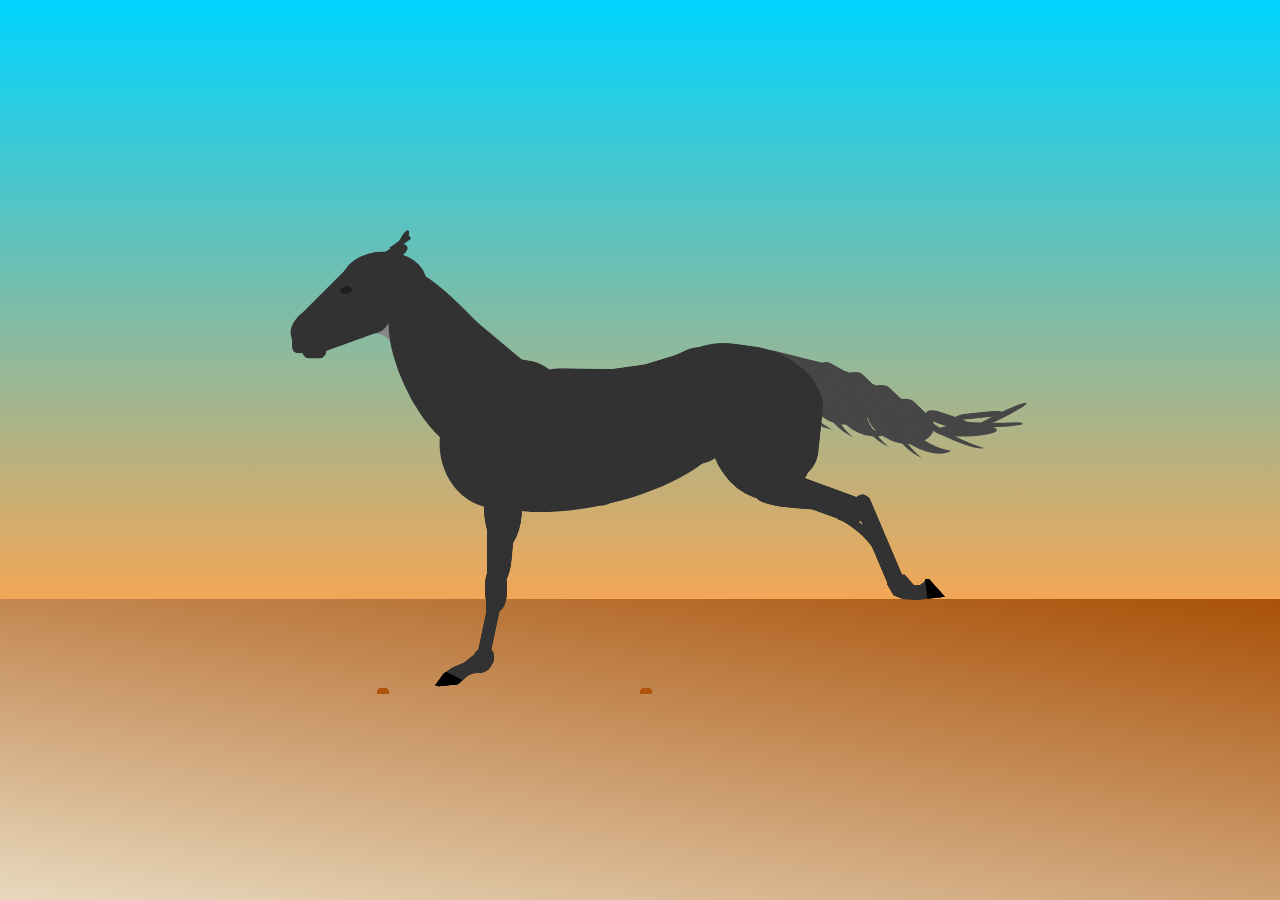
<file: horse/index.html>
<!DOCTYPE html>
<html lang="en">

<head>
    <meta charset="UTF-8">
    <meta http-equiv="X-UA-Compatible" content="IE=edge">
    <meta name="viewport" content="width=device-width, initial-scale=1.0">
    <title>Running horse</title>
    <link rel="stylesheet" href="style.css">
</head>

<body>
    <input type="checkbox" id="toggle">
    <label for="toggle">
        <div class="floor"></div>

        <div class="🐴 animate">
            <div class="front-leg right">
                <div class="shoulder">
                    <div class="upper">
                        <div class="knee">
                            <div class="lower">
                                <div class="ankle">
                                    <div class="foot">
                                        <div class="hoof"></div>
                                    </div>
                                </div>
                            </div>
                        </div>
                    </div>
                </div>
            </div>
            <div class="back-leg right">
                <div class="top">
                    <div class="thigh">
                        <div class="lower-leg">
                            <div class="foot">
                                <div class="hoof"></div>
                            </div>
                        </div>
                    </div>
                </div>
            </div>
            <div class="tail">
                <div class="nub">
                    <div class="section">
                        <div class="section">
                            <div class="section">
                                <div class="section">
                                    <div class="section">
                                        <div class="section last">
                                        </div>
                                    </div>
                                </div>
                            </div>
                        </div>
                    </div>
                </div>
            </div>
            <div class="body">
                <div class="section">
                    <div class="section">
                        <div class="section">
                            <div class="section">
                                <div class="section last">
                                </div>
                            </div>
                        </div>
                    </div>
                </div>
                <div class="back-side"></div>
            </div>

            <div class="neck">
                <div class="under"></div>
                <div class="front"></div>
                <div class="base"></div>
                <div class="top"></div>
                <div class="shoulder"></div>
            </div>
            <div class="front-leg left">
                <div class="shoulder">
                    <div class="upper">
                        <div class="knee">
                            <div class="lower">
                                <div class="ankle">
                                    <div class="foot">
                                        <div class="hoof"></div>
                                    </div>
                                </div>
                            </div>
                        </div>
                    </div>
                </div>
            </div>

            <div class="back-leg left">
                <div class="top">
                    <div class="thigh">
                        <div class="lower-leg">
                            <div class="foot">
                                <div class="hoof"></div>
                            </div>
                        </div>
                    </div>
                </div>
            </div>

            <div class="head">
                <div class="skull"></div>
                <div class="nose"></div>
                <div class="face"></div>
                <div class="lip"></div>
                <div class="jaw"></div>
                <div class="chin"></div>
                <div class="ear"></div>
                <div class="eye"></div>
            </div>
        </div>

        <div class="dust front">
            <div class="particle"></div>
            <div class="particle"></div>
            <div class="particle"></div>
            <div class="particle"></div>
            <div class="particle"></div>
            <div class="particle"></div>
            <div class="particle"></div>
            <div class="particle"></div>
            <div class="particle"></div>
            <div class="particle"></div>
            <div class="particle"></div>
            <div class="particle"></div>
            <div class="particle"></div>
            <div class="particle"></div>
            <div class="particle"></div>
            <div class="particle"></div>
            <div class="particle"></div>
            <div class="particle"></div>
            <div class="particle"></div>
            <div class="particle"></div>
            <div class="particle"></div>
            <div class="particle"></div>
            <div class="particle"></div>
            <div class="particle"></div>
            <div class="particle"></div>
            <div class="particle"></div>
            <div class="particle"></div>
            <div class="particle"></div>
            <div class="particle"></div>
            <div class="particle"></div>
        </div>
        <div class="dust back">
            <div class="particle"></div>
            <div class="particle"></div>
            <div class="particle"></div>
            <div class="particle"></div>
            <div class="particle"></div>
            <div class="particle"></div>
            <div class="particle"></div>
            <div class="particle"></div>
            <div class="particle"></div>
            <div class="particle"></div>
            <div class="particle"></div>
            <div class="particle"></div>
            <div class="particle"></div>
            <div class="particle"></div>
            <div class="particle"></div>
            <div class="particle"></div>
            <div class="particle"></div>
            <div class="particle"></div>
            <div class="particle"></div>
            <div class="particle"></div>
            <div class="particle"></div>
            <div class="particle"></div>
            <div class="particle"></div>
            <div class="particle"></div>
            <div class="particle"></div>
            <div class="particle"></div>
            <div class="particle"></div>
            <div class="particle"></div>
            <div class="particle"></div>
            <div class="particle"></div>
        </div>


    </label>

</body>

</html>
</file>
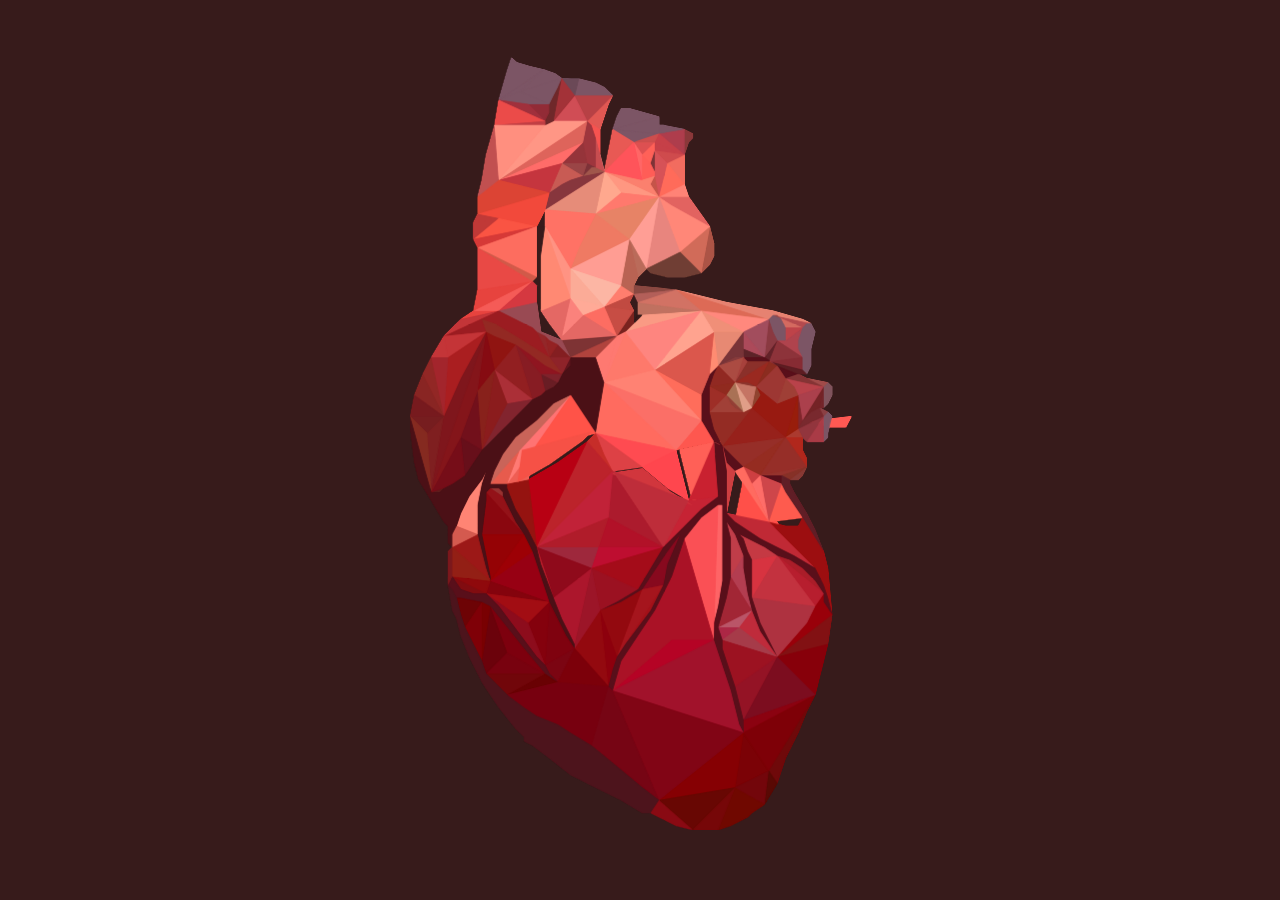
<file: heart/heart.html>
<!DOCTYPE html>
<html lang="en">
<head>
    <meta charset="UTF-8">
    <meta http-equiv="X-UA-Compatible" content="IE=edge">
    <meta name="viewport" content="width=device-width, initial-scale=1.0">
    <title>Heart | Nikhil</title>
    <link rel="stylesheet" href="heart.css">
</head>
<body>
    <section>
    
        <svg version="1.1" xmlns="http://www.w3.org/2000/svg" xmlns:xlink="http://www.w3.org/1999/xlink" x="0px" y="0px"
      viewBox="0 0 1194.13477 1200" style="enable-background:new 0 0 1194.13477 1200;" xml:space="preserve">
     
     <defs>
         <filter id="polycleaner" color-interpolation-filters="sRGB">
           <feComponentTransfer>
             <feFuncA type="table" tableValues="0 0.5 1 1" />
           </feComponentTransfer>
         </filter>
       </defs>
       
     <g id="low-poly" class='low-poly' stroke-width="0" stroke-linejoin="round" filter="url(#polycleaner)">
     <g filter="url(#polycleaner)">
           <polygon class="st347" points="725.3847,693.75 787.8847,706.25 737.8847,631.25 "/>
     
           
           <polygon class="st146" points="669.1347,675 706.6347,587.5 650.3847,600 "/>
           <!-- Blacks-->
           <polygon class="st28" points="700.3847,543.75 700.3847,512.5 700.3847,506.25 706.6347,487.5 712.64435,475.48077 
     700.3847,487.5 687.8847,518.75 687.8847,555.97827 688.1347,556.25 687.8847,555.97827 687.8847,556.25 706.6347,587.5 
     719.1347,593.75 706.6347,568.75 "/>
           <polygon class="st30" points="737.8847,631.25 750.3847,625 737.8847,612.5 719.46362,594.07892 725.3847,618.75 "/>
           <polygon class="st68" points="581.6347,381.25 587.8656,393.71179 588.1347,393.75 587.8847,394.12128 587.8847,406.25 
     587.8847,412.5 594.1347,400 594.1347,381.25 588.1347,368.75 587.81702,368.88538 "/>
           <polygon class="st138" points="790.5163,468.42108 788.73035,467.23047 788.14758,468.71716 "/>
           <polygon class="st156" points="806.8822,637.62378 806.6347,637.5 800.3847,637.5 787.8847,637.5 775.3847,637.5 806.6347,650 
     "/>
           <polygon class="st204" points="812.8847,493.75 813.25598,494.12128 813.36676,493.80182 813.1347,493.75 831.6347,487.5 
     800.3847,475 "/>
           <polygon class="st227" points="456.88455,243.77081 456.80618,243.76428 456.60971,243.79999 450.38474,256.25 444.13474,268.75 
     456.63474,268.75 "/>
           <polygon class="st278" points="362.87363,599.8446 362.88474,600 362.90622,599.86395 "/>
           <polygon class="st301" points="444.13474,381.25 450.38474,393.75 450.38474,312.5 456.63474,268.75 444.13474,268.75 
     444.13474,281.25 444.13474,300 444.13474,331.25 444.13474,343.75 437.88474,350 444.13474,356.25 "/>
           <polygon class="st354" points="337.88474,637.5 375.38474,606.25 425.38474,556.25 444.13474,543.75 487.88474,500 
     494.13474,487.5 494.13474,475 481.63474,487.5 475.43436,499.90082 469.13474,506.25 456.63474,512.5 450.38474,518.75 
     437.83511,525.04962 362.90622,599.86395 "/>
           <!-- Blacks-->
           
           
           
     
           
           <!-- top left -->
            <polygon class="st219" points="375.38474,393.75 350.63474,393.75 437.88474,350 356.63474,362.5 350.38474,393.75 
     331.63474,406.25 387.88474,393.75 "/>
           <!-- top left -->
     
     
     <polygon class="st24" points="769.1347,506.25 800.3847,475 787.8847,468.75 "/>
           
           
     <polygon class="st25" points="719.46362,594.07892 737.8847,612.5 750.3847,625 812.8847,581.25 719.3847,593.75 "/>
     <polygon class="st26" points="762.8847,631.25 775.3847,637.5 812.8847,581.25 750.3847,625 "/>
     <polygon class="st27" points="719.3847,593.75 812.8847,581.25 762.8847,537.5 "/>
     
     <polygon class="st29" points="800.3847,531.25 769.1347,506.25 775.3847,518.75 762.8847,537.5 812.8847,581.25 775.6347,518.75 
     812.8847,581.25 831.6347,518.75 "/>
     
     <polygon class="st31" points="831.6347,556.25 831.6347,537.5 831.6347,518.75 812.8847,581.25 831.69659,568.87378 
     831.6347,568.75 "/>
     <polygon class="st32" points="725.3847,618.75 719.46362,594.07892 719.1347,593.75 725.3847,631.25 725.3847,662.5 
     725.3847,693.75 737.8847,631.25 "/>
     
     <polygon class="st34" points="700.3847,487.5 706.77362,426.06836 706.6347,425 619.1347,481.25 687.8847,518.75 "/>
     
     <polygon class="st35" points="800.3847,475 792.8847,470 787.8847,468.75 "/>
     <polygon class="st36" points="806.6347,437.5 800.3847,437.5 837.8847,462.5 831.6347,450 831.6347,437.5 837.80249,418.9967 
     812.8847,437.5 "/>
     <polygon class="st37" points="788.14758,468.71716 788.1347,468.75 788.14758,468.71716 787.8847,468.75 792.8847,470 
     790.5163,468.42108 "/>
     
     <polygon class="st39" points="792.8847,470 837.8847,481.25 837.8847,475 837.8847,462.5 790.5163,468.42108 "/>
     <polygon class="st35" points="788.73035,467.23047 790.5163,468.42108 837.8847,462.5 800.3847,437.5 "/>
     <polygon class="st40" points="719.3847,593.75 762.8847,537.5 750.3847,543.75 700.3847,543.75 706.6347,568.75 719.1347,593.75 
     719.46362,594.07892 "/>
     <polygon class="st41" points="831.6347,518.75 869.1347,506.25 813.36676,493.80182 813.25598,494.12128 825.3847,506.25 "/>
     <polygon class="st37" points="800.3847,531.25 813.25598,494.12128 812.8847,493.75 800.3847,475 769.1347,506.25 "/>
     
     <polygon class="st43" points="831.6347,518.75 825.3847,506.25 813.25598,494.12128 800.3847,531.25 "/>
     
     <polygon class="st8" points="544.98944,187.63501 544.8847,187.5 544.86212,187.60657 "/>
     <polygon class="st3" points="544.86212,187.60657 544.8847,187.5 544.755,187.58264 "/>
     <polygon class="st45" points="481.88474,175 519.1347,175 512.92609,143.95697 481.63474,175 "/>
     <polygon class="st46" points="512.92609,143.95697 512.8847,143.75 388.49423,199.83789 481.60257,175.07507 481.63474,175 "/>
     <polygon class="st47" points="544.8847,187.5 544.61804,187.55206 544.755,187.58264 "/>
     <polygon class="st47" points="545.34473,187.71429 544.8847,187.5 544.98944,187.63501 "/>
     <polygon class="st48" points="619.1347,143.75 587.8847,143.75 600.3847,162.5 "/>
     <polygon class="st49" points="587.8847,143.75 600.3847,200 600.3847,162.5 "/>
     <polygon class="st50" points="619.1347,187.5 612.8847,175 600.3847,162.5 600.3847,200 619.1347,193.75 "/>
     <polygon class="st51" points="569.1347,218.75 625.30682,224.96375 545.34473,187.71429 544.98944,187.63501 "/>
     <polygon class="st52" points="625.36481,224.97015 612.8847,206.25 600.6347,200 612.8847,206.25 619.1347,193.75 600.3847,200 
     545.34473,187.71429 625.30682,224.96375 "/>
     <polygon class="st8" points="456.88474,243.75 456.88455,243.77081 531.6347,250 544.86212,187.60657 544.755,187.58264 
     456.63474,243.75 456.80618,243.76428 "/>
     <polygon class="st53" points="494.13474,200 512.8847,193.75 481.71152,175.04608 481.60257,175.07507 462.88474,218.75 
     481.63474,206.25 "/>
     <polygon class="st54" points="388.49423,199.83789 388.13474,200 388.49423,199.83789 387.88474,200 462.88474,218.75 
     481.60257,175.07507 "/>
     <polygon class="st55" points="544.61804,187.55206 512.8847,193.75 494.13474,200 481.63474,206.25 462.88474,218.75 
     456.63474,243.75 544.755,187.58264 "/>
     <polygon class="st56" points="481.60257,175.07507 481.71152,175.04608 481.63474,175 "/>
     <polygon class="st57" points="512.8847,143.75 519.1347,112.5 387.88474,200 388.49423,199.83789 "/>
     <polygon class="st58" points="612.8847,175 619.1347,156.25 619.1347,143.75 600.3847,162.5 "/>
     <polygon class="st59" points="481.63474,175 481.71152,175.04608 481.88474,175 "/>
     <polygon class="st60" points="481.88474,175 481.71152,175.04608 512.8847,193.75 519.1347,175 "/>
     <polygon class="st61" points="512.8847,193.75 525.3847,181.25 531.6347,181.25 519.1347,175 "/>
     <polygon class="st62" points="512.8847,193.75 544.61804,187.55206 544.3847,187.5 544.15704,187.38837 544.1347,187.5 
     544.09979,187.36035 531.6347,181.25 525.3847,181.25 "/>
     <polygon class="st63" points="512.92609,143.95697 513.1347,143.75 512.92609,143.95697 519.1347,175 531.6347,181.25 
     531.6347,175 531.6347,150 531.6347,137.5 525.3847,118.75 519.1347,112.5 512.8847,143.75 "/>
     <polygon class="st64" points="581.6347,381.25 587.81702,368.88538 544.1347,387.5 587.8656,393.71179 "/>
     <polygon class="st65" points="600.3847,400 587.8847,412.5 575.3847,425 687.8847,393.75 594.1347,400 "/>
     <polygon class="st66" points="687.8847,393.75 594.1347,381.25 594.1347,400 "/>
     <polygon class="st67" points="619.1347,187.5 619.1347,156.25 612.8847,175 "/>
     <polygon class="st68" points="581.6347,381.25 587.8656,393.71179 588.1347,393.75 587.8847,394.12128 587.8847,406.25 
     587.8847,412.5 594.1347,400 594.1347,381.25 588.1347,368.75 587.81702,368.88538 "/>
     <polygon class="st69" points="587.81702,368.88538 588.1347,368.75 587.8847,368.58551 587.8847,368.75 "/>
     <polygon class="st16" points="587.8847,393.75 587.8656,393.71179 544.1347,387.5 562.8847,431.25 587.8847,394.12128 "/>
     <polygon class="st70" points="512.8847,400 562.8847,431.25 544.1347,387.5 "/>
     <polygon class="st71" points="587.8847,406.25 587.8847,394.12128 562.8847,431.25 575.3847,425 587.8847,412.5 "/>
     <polygon class="st72" points="481.63474,431.25 494.32669,375.25598 494.19528,375.08075 450.38474,393.75 462.88474,412.5 
     481.52878,437.35876 481.88474,437.5 562.8847,431.25 512.8847,400 "/>
     <polygon class="st73" points="587.8847,394.12128 588.1347,393.75 587.8656,393.71179 587.8847,393.75 "/>
     <polygon class="st69" points="587.81702,368.88538 587.8847,368.75 587.8847,368.58551 569.1347,356.25 544.1347,387.5 "/>
     <polygon class="st74" points="594.1347,400 587.8847,412.5 600.3847,400 "/>
     <polygon class="st75" points="619.1347,193.75 612.8847,206.25 625.36481,224.97015 625.37903,224.97174 "/>
     <polygon class="st76" points="625.30682,224.96375 625.3847,225 625.36481,224.97015 "/>
     <polygon class="st76" points="625.36481,224.97015 625.3847,225 625.37903,224.97174 "/>
     <polygon class="st76" points="625.3847,225 625.39142,224.97308 625.37903,224.97174 "/>
     <polygon class="st77" points="619.1347,193.75 625.37903,224.97174 625.39142,224.97308 637.8847,175 619.42572,156.29156 
     619.1347,156.25 619.1347,187.5 "/>
     <polygon class="st78" points="494.32706,331.15387 494.13474,331.25 544.1347,387.5 569.1347,356.25 494.38474,331.25 "/>
     <polygon class="st79" points="506.63474,300 494.23471,331 494.32706,331.15387 581.6347,287.5 531.6347,250 "/>
     <polygon class="st80" points="494.38474,331.25 569.1347,356.25 581.6347,287.5 494.32706,331.15387 "/>
     <polygon class="st3" points="544.98944,187.63501 544.86212,187.60657 531.6347,250 569.1347,218.75 "/>
     <polygon class="st81" points="581.6347,287.5 625.3847,225 531.6347,250 "/>
     <polygon class="st82" points="569.1347,218.75 531.6347,250 625.3847,225 625.30682,224.96375 "/>
     <polygon class="st83" points="462.88474,100 462.88474,87.5 431.63474,87.5 456.42776,112.29303 456.68088,112.40765 "/>
     <polygon class="st84" points="456.67014,918.21881 456.63474,918.75 456.83786,918.63391 "/>
     <polygon class="st84" points="456.83786,918.63391 500.38474,893.75 487.88474,875 475.38474,850 462.88474,825 
     456.67014,918.21881 "/>
     <polygon class="st85" points="375.38474,793.75 369.13474,812.5 462.88474,825 "/>
     <polygon class="st86" points="431.63474,856.25 369.13474,812.5 381.63474,825 387.88474,831.25 406.63474,856.25 
     425.38474,881.25 444.13474,906.25 456.63474,918.75 456.67014,918.21881 "/>
     <polygon class="st87" points="462.88474,825 369.13474,812.5 431.63474,856.25 "/>
     <polygon class="st88" points="456.67014,918.21881 462.88474,825 431.63474,856.25 "/>
     <polygon class="st89" points="450.38474,787.5 437.93185,750.14142 375.38474,793.75 462.88474,825 "/>
     <polygon class="st90" points="425.63474,725 424.68246,723.94666 425.38474,725 "/>
     <polygon class="st91" points="424.68246,723.94666 369.13474,662.5 369.13474,675 362.88474,725 425.38474,725 "/>
     <polygon class="st92" points="437.88474,750 425.4863,725.20312 375.38474,793.75 437.93185,750.14142 "/>
     <polygon class="st93" points="425.38474,725 362.88474,725 369.13474,756.25 375.38474,787.5 375.38474,793.75 
     425.4863,725.20312 "/>
     <polygon class="st94" points="363.13474,600 363.43039,599.45435 362.978,599.90674 "/>
     <polygon class="st95" points="456.63474,243.75 456.60971,243.79999 456.80618,243.76428 "/>
     <polygon class="st96" points="463.13474,931.25 500.38474,893.75 456.83786,918.63391 456.88474,918.75 456.83786,918.63391 
     456.63474,918.75 462.88474,931.25 475.38474,943.75 500.38474,893.75 "/>
     <polygon class="st97" points="456.42776,112.29303 456.63474,112.5 456.68088,112.40765 "/>
     <polygon class="st98" points="494.13474,112.5 519.1347,112.5 500.38474,75 469.13474,112.5 481.63474,112.5 "/>
     <polygon class="st99" points="706.8847,425 706.6347,425 706.77362,426.06836 "/>
     <polygon class="st100" points="350.63474,393.75 375.38474,393.75 387.88474,393.75 437.88474,350 "/>
     <polygon class="st101" points="425.4863,725.20312 425.63474,725 425.38474,725 "/>
     <polygon class="st102" points="281.63474,575 288.05765,661.46246 306.63474,550 "/>
     <polygon class="st103" points="494.13474,475 494.13474,468.75 494.13474,462.5 481.63474,487.5 "/>
     <polygon class="st104" points="256.88474,550 281.63474,575 306.63474,550 "/>
     <polygon class="st105" points="300.38474,662.5 306.63474,656.25 288.13474,662.5 "/>
     <polygon class="st106" points="319.13474,787.5 331.63474,806.25 350.38474,812.5 369.13474,812.5 319.45572,787.53564 "/>
     <polygon class="st107" points="787.8681,1075.13257 787.8847,1075 750.3847,1018.75 737.8847,1100 "/>
     <polygon class="st108" points="787.94788,1075.09302 787.8847,1075 787.8681,1075.13257 "/>
     <polygon class="st109" points="737.8847,1100 750.3847,1018.75 625.3847,1118.75 "/>
     <polygon class="st110" points="562.8847,1068.75 600.3847,1100 625.3847,1118.75 525.3847,1037.5 "/>
     <polygon class="st111" points="331.63474,818.75 325.38474,818.75 331.63474,843.75 337.88474,862.5 362.88474,825 "/>
     <polygon class="st112" points="831.6347,643.75 837.8847,637.5 844.1347,625 819.1347,643.75 "/>
     <polygon class="st113" points="337.88474,862.5 350.38474,887.5 362.88474,912.5 362.88474,825 "/>
     <polygon class="st114" points="581.6347,93.75 569.1347,93.75 562.8847,106.25 556.6347,125 625.3847,106.25 "/>
     <polygon class="st115" points="433.32584,31.20184 414.66769,25.71417 406.63474,18.75 400.38474,37.5 387.88474,81.25 
     455.27658,36.68958 "/>
     <polygon class="st116" points="412.88474,706.25 406.63474,693.75 400.38474,681.25 394.13474,668.75 375.63474,656.25 
     375.38474,656.25 369.13474,662.5 424.68246,723.94666 "/>
     <polygon class="st117" points="694.1347,331.25 700.3847,325 706.6347,312.5 706.6347,293.75 700.52826,269.3241 687.8847,337.5 
     "/>
     <polygon class="st118" points="669.1347,143.75 675.3847,137.5 675.3847,131.25 662.8847,125 662.8847,162.5 "/>
     <polygon class="st119" points="456.63474,931.25 400.38474,962.5 475.38474,943.75 "/>
     <polygon class="st120" points="319.45572,787.53564 369.13474,812.5 375.38474,793.75 "/>
     <polygon class="st121" points="556.92896,125.02673 587.8847,143.75 625.3847,131.25 "/>
     <polygon class="st122" points="394.13474,662.5 387.88474,656.25 375.63474,656.25 394.13474,668.75 "/>
     <polygon class="st123" points="356.63474,681.25 362.88474,650 369.13474,631.25 362.88474,643.75 344.13474,668.75 
     331.63474,693.75 325.38474,712.5 356.63474,725 356.63474,700 "/>
     <polygon class="st124" points="400.38474,900 369.13474,931.25 456.63474,931.25 "/>
     <polygon class="st125" points="369.13474,931.25 381.63474,943.75 400.38474,962.5 456.63474,931.25 "/>
     <polygon class="st126" points="363.13474,912.5 400.38474,900 375.38474,831.25 362.88474,912.5 369.13474,931.25 400.38474,900 
     "/>
     <polygon class="st127" points="456.63474,931.25 425.38474,893.75 400.38474,862.5 375.38474,831.25 400.38474,900 "/>
     <polygon class="st128" points="362.88474,825 362.88474,912.5 375.38474,831.25 "/>
     <polygon class="st129" points="494.13474,112.5 481.63474,112.5 469.13474,112.5 456.63474,118.75 387.88474,200 519.1347,112.5 
     "/>
     <polygon class="st130" points="737.8847,500 750.57129,462.68658 750.50909,462.62439 713.1347,475 "/>
     <polygon class="st131" points="750.50909,462.62439 750.3847,462.5 737.8847,462.5 725.3847,468.75 713.28308,474.80078 
     713.1347,475 "/>
     <polygon class="st132" points="713.11945,474.88263 706.77362,426.06836 700.3847,487.5 712.64435,475.48077 712.8847,475 "/>
     <polygon class="st133" points="756.6347,468.75 750.57129,462.68658 737.8847,500 "/>
     <polygon class="st134" points="713.28308,474.80078 713.11945,474.88263 713.1347,475 "/>
     <polygon class="st135" points="750.60297,462.59326 750.50909,462.62439 750.57129,462.68658 "/>
     <polygon class="st136" points="650.3847,600 706.6347,587.5 687.8847,556.25 "/>
     <polygon class="st137" points="800.3847,437.5 781.6347,462.5 788.73035,467.23047 "/>
     
     <polygon class="st139" points="750.6347,462.5 750.60297,462.59326 750.8847,462.5 "/>
     <polygon class="st134" points="713.11945,474.88263 712.8847,475 712.64435,475.48077 713.1347,475 "/>
     <polygon class="st140" points="756.6347,500 769.1347,506.25 787.8847,468.75 738.1347,500 "/>
     <polygon class="st141" points="750.8847,462.5 781.6347,462.5 750.3847,450 "/>
     <polygon class="st138" points="750.60297,462.59326 750.57129,462.68658 756.6347,468.75 762.8847,468.75 775.3847,468.75 
     787.8847,468.75 788.14758,468.71716 788.73035,467.23047 781.6347,462.5 750.8847,462.5 "/>
     <polygon class="st142" points="781.6347,462.5 750.3847,425 750.3847,450 "/>
     <polygon class="st99" points="713.11945,474.88263 713.28308,474.80078 750.3847,425 706.8847,425 706.77362,426.06836 "/>
     <polygon class="st143" points="725.3847,468.75 737.8847,462.5 750.3847,462.5 750.50909,462.62439 750.60297,462.59326 
     750.6347,462.5 750.8847,462.5 750.3847,450 750.3847,425 713.28308,474.80078 "/>
     <polygon class="st135" points="762.8847,468.75 756.6347,468.75 737.8847,500 738.1347,500 787.8847,468.75 775.3847,468.75 "/>
     <polygon class="st144" points="737.8847,500 700.3847,506.25 725.3847,518.75 "/>
     <polygon class="st145" points="700.3847,506.25 700.3847,512.5 700.3847,543.75 725.3847,518.75 "/>
     
     <polygon class="st134" points="713.1347,475 712.64435,475.48077 706.6347,487.5 700.3847,506.25 737.8847,500 "/>
     <polygon class="st147" points="731.6347,531.25 725.3847,518.75 700.3847,543.75 750.3847,543.75 737.8847,537.5 "/>
     <polygon class="st148" points="625.42999,224.97736 625.39142,224.97308 625.3847,225 "/>
     <polygon class="st149" points="812.8847,712.5 831.6347,712.5 838.02118,700.21832 837.90271,700.02887 787.8847,706.25 "/>
     <polygon class="st150" points="837.90271,700.02887 837.8847,700 812.8847,662.5 806.6347,650 787.8847,706.25 "/>
     <polygon class="st151" points="838.1347,700 837.90271,700.02887 838.02118,700.21832 "/>
     <polygon class="st152" points="537.8847,837.5 562.8847,825 594.1347,806.25 525.3847,775 "/>
     
     <polygon class="st154" points="737.8847,706.25 775.3847,731.25 825.3847,756.25 856.6347,775 787.8847,706.25 725.3847,693.75 
     "/>
     <polygon class="st148" points="625.71997,225.22351 625.6347,225 625.3847,225 "/>
     <polygon class="st155" points="625.6347,225 625.42999,224.97736 625.3847,225 "/>
     
     <polygon class="st157" points="837.8847,581.25 831.69659,568.87378 812.8847,581.25 "/>
     <polygon class="st158" points="625.3847,131.25 587.8847,143.75 619.1347,143.75 "/>
     <polygon class="st159" points="631.6347,743.75 662.8847,712.5 687.8847,687.5 712.82629,668.79382 669.1347,675 "/>
     <polygon class="st160" points="444.38474,743.75 525.3847,775 535.80139,743.75 "/>
     <polygon class="st161" points="525.3847,775 631.5813,743.83905 631.6347,743.75 535.80139,743.75 "/>
     <polygon class="st162" points="535.80139,743.75 631.6347,743.75 550.3847,700 "/>
     <polygon class="st163" points="712.82629,668.79382 712.8847,668.75 706.6347,587.5 669.1347,675 "/>
     <polygon class="st164" points="594.1347,806.25 631.5813,743.83905 525.3847,775 "/>
     <polygon class="st165" points="550.3847,700 631.6347,743.75 556.85364,631.57843 "/>
     <polygon class="st166" points="669.1347,675 650.3847,600 600.3847,625 637.8847,656.25 "/>
     <polygon class="st167" points="556.8847,631.25 556.87585,631.34375 669.1347,675 637.8847,656.25 600.3847,625 556.6347,631.25 
     556.87585,631.34375 "/>
     <polygon class="st168" points="556.85364,631.57843 556.6347,631.25 444.55905,743.57526 550.3847,700 "/>
     <polygon class="st169" points="550.3847,700 444.55905,743.57526 444.38474,743.75 535.80139,743.75 "/>
     <polygon class="st170" points="444.13474,356.25 437.88474,350 387.88474,393.75 444.13474,381.25 "/>
     <polygon class="st171" points="594.3385,343.5462 606.6347,331.25 581.6347,287.5 "/>
     <polygon class="st172" points="625.71997,225.22351 625.3847,225 606.6347,331.25 656.6347,306.25 "/>
     <polygon class="st173" points="606.6347,331.25 612.8847,337.5 637.8847,343.75 650.3847,343.75 662.8847,343.75 687.8847,337.5 
     656.6347,306.25 "/>
     <polygon class="st174" points="569.1347,356.25 587.8847,368.58551 587.8847,356.25 594.1347,343.75 594.3385,343.5462 
     581.6347,287.5 "/>
     <polygon class="st1" points="656.6347,306.25 687.8847,337.5 700.52826,269.3241 700.42859,268.92566 "/>
     <polygon class="st175" points="594.1347,381.25 650.3847,362.5 588.1347,368.75 "/>
     <polygon class="st176" points="588.1347,368.75 650.3847,362.5 587.8847,356.25 587.8847,368.58551 "/>
     <polygon class="st177" points="805.0722,404.6875 837.8847,418.75 844.1347,412.5 850.3847,412.5 850.18628,412.40082 
     802.16028,401.77557 "/>
     <polygon class="st178" points="787.8847,406.25 650.3847,362.5 687.8847,393.75 "/>
     <polygon class="st179" points="625.71997,225.22351 656.6347,306.25 700.42859,268.92566 700.3847,268.75 700.22144,268.52142 
     644.1347,237.5 "/>
     <polygon class="st180" points="687.8847,393.75 650.3847,362.5 594.1347,381.25 "/>
     <polygon class="st181" points="794.1347,400 800.3847,400 802.16028,401.77557 850.18628,412.40082 837.8847,406.25 
     794.1347,393.75 725.3847,381.25 650.3847,362.5 787.8847,406.25 "/>
     <polygon class="st182" points="662.8847,162.5 662.8847,125 625.3847,131.25 "/>
     <polygon class="st148" points="625.71997,225.22351 644.1347,237.5 700.22144,268.52142 669.1347,225 625.6347,225 "/>
     <polygon class="st183" points="619.1347,143.75 619.1347,156.25 619.42572,156.29156 619.3847,156.25 619.42572,156.29156 
     662.8847,162.5 619.3847,143.75 662.8847,162.5 625.3847,131.25 "/>
     <polygon class="st184" points="556.8847,125 556.92896,125.02673 625.3847,131.25 625.3847,118.75 625.3847,106.25 556.6347,125 
     556.92896,125.02673 "/>
     <polygon class="st185" points="587.8847,143.75 556.92896,125.02673 556.6347,125 550.3847,156.25 544.35211,186.41302 
     544.6347,187.5 "/>
     <polygon class="st186" points="662.8847,125 631.6347,118.75 625.3847,118.75 625.3847,131.25 "/>
     <polygon class="st155" points="625.6347,225 669.1347,225 662.8847,206.25 625.42999,224.97736 "/>
     <polygon class="st76" points="625.39142,224.97308 625.42999,224.97736 662.8847,206.25 637.8847,175 "/>
     <polygon class="st187" points="662.8847,206.25 662.8847,193.75 662.8847,181.25 662.8847,162.62378 637.8847,175 "/>
     <polygon class="st188" points="637.8847,175 662.8847,162.62378 662.8847,162.5 619.42572,156.29156 "/>
     <polygon class="st2" points="837.8847,418.75 837.80249,418.9967 838.1347,418.75 837.80249,418.9967 831.6347,437.5 
     831.6347,450 837.8847,462.5 837.8847,475 837.8847,481.25 844.1347,487.5 850.3847,475 850.3847,450 856.6347,425 
     850.3847,412.5 844.1347,412.5 "/>
     <polygon class="st189" points="812.8847,581.25 844.1347,625 844.1347,618.75 844.1347,612.5 837.8847,600 837.8847,593.75 
     838.12982,593.50488 837.8847,581.25 "/>
     <polygon class="st190" points="775.3847,637.5 844.1347,625 812.8847,581.25 "/>
     <polygon class="st191" points="787.8847,637.5 800.3847,637.5 806.6347,637.5 806.8822,637.62378 806.8847,637.5 844.1347,625 
     775.3847,637.5 "/>
     
     <polygon class="st47" points="544.3847,187.5 544.61804,187.55206 544.8847,187.5 545.34473,187.71429 600.3847,200 
     587.8847,143.75 544.6347,187.5 544.35211,186.41302 544.15704,187.38837 "/>
     
     <polygon class="st194" points="869.1347,812.86768 856.6347,831.25 844.1347,856.25 800.3847,906.25 881.60394,843.96533 
     881.6347,843.75 869.1347,825 "/>
     <polygon class="st195" points="831.6347,712.5 812.8847,712.5 787.8847,706.25 856.6347,775 869.1347,800 875.3847,818.75 
     881.6347,843.75 875.3847,775 869.1347,750 838.02118,700.21832 "/>
     
     <polygon class="st197" points="806.8822,637.62378 819.1347,643.75 844.1347,625 806.8847,637.5 "/>
     <polygon class="st198" points="869.1347,550.37128 844.1347,587.5 869.1347,587.5 869.38269,587.25201 869.1347,556.25 "/>
     <polygon class="st199" points="875.3847,500 844.1347,493.75 869.1347,506.25 "/>
     <polygon class="st200" points="813.36676,493.80182 813.3847,493.75 813.36676,493.80182 869.1347,506.25 844.1347,493.75 
     831.6347,487.5 813.1347,493.75 "/>
     <polygon class="st201" points="869.1347,550.37128 869.3847,550 869.1347,550.37128 869.1347,556.25 869.38269,587.25201 
     875.3847,581.25 875.3847,575 881.6347,550 875.3847,543.75 869.1347,550 "/>
     <polygon class="st202" points="792.8847,470 800.3847,475 831.6347,487.5 844.1347,487.5 837.8847,481.25 "/>
     <polygon class="st203" points="869.1347,518.75 869.38141,537.2533 875.3847,531.25 881.6347,518.75 881.6347,506.25 
     875.3847,500 869.1347,506.25 "/>
     
     
     <polygon class="st206" points="875.3847,543.75 862.8847,537.5 869.1347,550 "/>
     
     <polygon class="st208" points="869.1347,506.25 862.8847,537.5 869.1347,537.5 869.38141,537.2533 869.1347,518.75 "/>
     <polygon class="st209" points="275.38474,487.5 262.88474,518.75 306.63474,550 "/>
     <polygon class="st210" points="369.13474,775 362.88474,750 356.63474,725 319.13474,743.75 375.38474,793.75 "/>
     <polygon class="st211" points="325.38474,712.5 331.63474,693.75 344.13474,668.75 362.88474,643.75 369.13474,631.25 
     362.88474,650 356.63474,681.25 356.63474,700 356.63474,725 362.88474,750 369.13474,775 375.38474,793.75 375.38474,787.5 
     369.13474,756.25 362.88474,725 369.13474,675 369.13474,662.5 375.38474,656.25 375.63474,656.25 387.88474,656.25 
     394.13474,662.5 394.13474,668.75 400.38474,681.25 406.63474,693.75 412.88474,706.25 424.68246,723.94666 425.63474,725 
     425.4863,725.20312 437.88474,750 437.93185,750.14142 438.13474,750 437.93185,750.14142 450.38474,787.5 462.88474,825 
     475.38474,850 487.88474,875 500.38474,893.75 500.38474,887.5 494.13474,875 481.63474,850 469.13474,818.75 450.38474,768.75 
     444.13474,743.75 431.63474,718.75 412.88474,687.5 400.38474,656.25 400.38474,650 381.63474,650 375.38474,650 
     381.63474,631.25 394.13474,606.25 412.88474,581.25 444.13474,556.25 469.13474,531.25 481.63474,525 494.38474,518.75 
     531.6347,575 544.1347,500 494.63474,518.75 544.1347,500 531.6347,462.5 519.1347,481.25 500.38474,512.5 494.13474,518.75 
     487.88474,500 444.13474,543.75 425.38474,556.25 406.63474,575 375.38474,606.25 356.63474,631.25 331.63474,662.5 
     319.13474,687.5 313.13474,712.5 319.13474,687.5 331.63474,662.5 356.63474,631.25 375.38474,606.25 406.63474,575 
     425.38474,556.25 444.13474,543.75 487.88474,500 494.13474,487.5 494.38474,475 494.13474,487.5 487.88474,500 494.13474,518.75 
     500.38474,512.5 519.1347,481.25 531.6347,462.5 494.13474,462.5 494.13474,468.75 494.13474,475 481.63474,487.5 
     475.43436,499.90082 475.63474,500 475.43436,499.90082 475.38474,500 469.13474,506.25 456.63474,512.5 450.38474,518.75 
     437.88474,525 437.83511,525.04962 438.13474,525 437.83511,525.04962 431.63474,531.25 425.38474,537.5 419.13474,543.75 
     400.38474,562.5 387.88474,575 375.38474,587.5 363.43039,599.45435 363.13474,600 362.978,599.90674 362.88474,600 
     350.38474,618.75 337.88474,637.5 319.13474,650 306.63474,656.25 300.38474,662.5 288.13474,662.5 287.88474,662.5 
     269.38474,643.75 287.88474,662.5 287.978,661.94031 256.63474,550 256.63474,568.75 262.88474,618.75 269.13474,643.75 
     287.88474,675 306.63474,706.25 312.88474,712.5 312.88474,725 312.88474,737.5 319.13474,743.75 319.13474,725 "/>
     <polygon class="st212" points="325.38474,712.5 319.13474,725 319.13474,743.75 356.63474,725 "/>
     <polygon class="st213" points="600.3847,1106.25 562.8847,1081.25 525.3847,1050 512.8847,1037.5 487.88474,1025 
     456.63474,1006.25 425.38474,993.75 406.63474,975 375.38474,950 375.63474,962.5 375.38474,950 406.63474,975 425.38474,993.75 
     456.63474,1006.25 487.88474,1025 512.8847,1037.5 525.3847,1050 562.8847,1081.25 600.3847,1106.25 625.3847,1118.75 
     600.3847,1100 562.8847,1068.75 525.3847,1037.5 494.13474,1018.75 475.38474,1006.25 444.13474,993.75 425.38474,981.25 
     400.38474,962.5 381.63474,943.75 369.13474,931.25 362.88474,912.5 350.38474,887.5 337.88474,862.5 331.63474,843.75 
     325.38474,818.75 319.13474,806.25 312.88474,800 319.13474,837.5 325.38474,850 331.63474,875 344.13474,906.25 
     362.88474,943.75 375.38474,962.5 387.88474,981.25 412.88474,1012.5 425.38474,1025 425.38474,1031.25 437.88474,1037.5 
     462.88474,1056.25 494.13474,1081.25 531.6347,1100 569.1347,1118.75 600.3847,1137.5 612.8847,1137.5 625.3847,1118.75 "/>
     <polygon class="st214" points="319.13474,743.75 312.88474,750 312.88474,775 312.88474,800 319.13474,787.5 "/>
     <polygon class="st215" points="288.05765,661.46246 281.63474,575 256.88474,550 256.63474,550 287.978,661.94031 "/>
     <polygon class="st216" points="306.88474,431.25 362.88486,405.32404 387.88474,393.75 331.63474,406.25 306.63474,431.25 
     287.88474,462.5 312.88474,462.5 "/>
     <polygon class="st217" points="287.88474,462.5 275.38474,487.5 306.63474,550 "/>
     <polygon class="st218" points="612.8847,1137.5 625.3847,1143.75 637.8847,1150 650.3847,1156.25 675.3847,1162.5 
     625.3847,1118.75 "/>
     
     <polygon class="st220" points="856.6347,831.25 762.8847,818.75 775.3847,856.25 787.8847,881.25 800.3847,906.25 
     844.1347,856.25 "/>
     <polygon class="st221" points="306.63474,550 262.88474,518.75 256.63474,550 256.88474,550 "/>
     <polygon class="st222" points="750.3847,1018.75 856.6347,962.5 750.3847,1000 "/>
     <polygon class="st223" points="787.94788,1075.09302 788.1347,1075 787.94788,1075.09302 800.46692,1093.5033 806.6347,1075 
     812.8847,1056.25 831.6347,1018.75 844.1347,987.5 856.6347,962.5 787.8847,1075 "/>
     <polygon class="st224" points="787.8847,1075 856.6347,962.5 750.3847,1018.75 "/>
     <polygon class="st225" points="625.3847,1118.75 675.3847,1162.5 737.8847,1100 "/>
     <polygon class="st226" points="800.3847,906.25 875.3847,887.5 881.60394,843.96533 "/>
     
     <polygon class="st228" points="712.8847,1162.5 731.6347,1156.25 744.1347,1150 756.6347,1143.75 762.8847,1137.5 781.6347,1125 
     737.8847,1100 "/>
     <polygon class="st229" points="675.3847,1162.5 687.8847,1162.5 712.8847,1162.5 737.8847,1100 "/>
     <polygon class="st230" points="737.8847,1100 781.6347,1125 787.8681,1075.13257 "/>
     <polygon class="st231" points="787.8681,1075.13257 781.6347,1125 800.3847,1093.75 800.46692,1093.5033 787.94788,1075.09302 
     "/>
     <polygon class="st232" points="462.88474,87.5 469.13474,75 475.38474,62.5 481.06876,49.31128 419.13474,68.75 "/>
     <polygon class="st233" points="481.06876,49.31128 471.19089,42.17725 455.27658,36.68958 419.13474,68.75 "/>
     <polygon class="st234" points="531.6347,150 531.6347,175 531.6347,181.25 544.09979,187.36035 537.8847,162.5 
     537.8847,161.53845 531.6347,137.5 "/>
     <polygon class="st235" points="469.13474,75 462.88474,87.5 462.88474,100 456.68088,112.40765 456.88474,112.5 
     456.68088,112.40765 456.63474,112.5 456.63474,118.75 469.13474,112.5 481.06876,49.31128 475.38474,62.5 "/>
     <polygon class="st236" points="462.88474,87.5 419.13474,68.75 387.88474,81.25 431.63474,87.5 "/>
     <polygon class="st237" points="456.42776,112.29303 387.88474,81.25 381.63474,118.75 456.63474,112.5 "/>
     <polygon class="st238" points="431.63474,87.5 387.88474,81.25 456.42776,112.29303 "/>
     <polygon class="st239" points="525.3847,118.75 531.6347,137.5 537.8847,161.53845 537.8847,125 537.92969,124.86511 
     519.1347,112.5 "/>
     <polygon class="st240" points="537.92969,124.86511 550.3847,87.5 556.6347,75 519.1347,112.5 "/>
     <polygon class="st241" points="556.6347,75 544.1347,62.5 531.6347,56.25 506.63474,50 500.63474,75 "/>
     <polygon class="st242" points="500.63474,75 506.63474,50 494.13474,50 481.06876,49.31128 500.38474,75 "/>
     <polygon class="st243" points="356.63474,300 356.63474,362.5 437.88474,350 "/>
     <polygon class="st244" points="456.63474,112.5 381.63474,118.75 456.63474,118.75 "/>
     <polygon class="st245" points="387.88474,256.25 350.38474,287.5 444.13474,268.75 "/>
     <polygon class="st246" points="350.38474,287.5 356.63474,300 444.13474,268.75 "/>
     <polygon class="st247" points="444.13474,331.25 444.13474,300 444.13474,281.25 444.13474,268.75 356.63474,300 
     444.13474,343.75 "/>
     <polygon class="st248" points="444.13474,343.75 356.63474,300 437.88474,350 "/>
     <polygon class="st249" points="350.63474,262.5 387.88474,256.25 356.63474,250 350.38474,262.5 350.38474,287.5 
     387.88474,256.25 "/>
     <polygon class="st95" points="444.13474,268.75 450.38474,256.25 456.60971,243.79999 388.13474,256.25 456.60971,243.79999 
     456.63474,243.75 462.88474,218.75 356.63474,250 387.88474,256.25 "/>
     <polygon class="st250" points="381.63474,118.75 369.13474,162.5 362.88474,200 356.63474,225 387.88474,200 "/>
     <polygon class="st251" points="456.63474,118.75 381.63474,118.75 387.88474,200 "/>
     <polygon class="st252" points="387.88474,200 356.63474,225 356.63474,250 462.88474,218.75 "/>
     <polygon class="st253" points="856.6347,962.5 862.8847,937.5 869.1347,912.5 875.3847,887.5 800.3847,906.25 "/>
     <polygon class="st254" points="287.88474,662.5 288.13474,662.5 288.02219,662.09814 "/>
     <polygon class="st255" points="556.6347,631.25 544.1347,606.25 531.6347,575 519.1347,587.5 "/>
     
     <polygon class="st257" points="356.63474,512.5 369.13474,425 288.09012,661.8996 288.13474,662.5 331.63474,581.25 "/>
     <polygon class="st254" points="287.978,661.94031 287.88474,662.5 288.02219,662.09814 "/>
     <polygon class="st258" points="650.3847,600 531.6347,575 600.3847,625 "/>
     <polygon class="st259" points="544.1347,500 531.6347,575 650.3847,600 "/>
     <polygon class="st260" points="437.88474,600 494.38474,518.75 419.13474,600 "/>
     <polygon class="st261" points="556.6347,631.25 600.3847,625 531.6347,575 544.1347,606.25 "/>
     <polygon class="st254" points="288.02219,662.09814 288.13474,662.5 288.09012,661.8996 "/>
     <polygon class="st262" points="469.13474,818.75 481.63474,850 494.13474,875 500.38474,887.5 525.3847,775 "/>
     <polygon class="st263" points="444.55905,743.57526 444.13474,743.75 444.38474,743.75 "/>
     <polygon class="st264" points="475.38474,618.75 431.90598,643.59497 431.88474,643.75 444.13474,743.75 519.1347,587.5 "/>
     <polygon class="st263" points="556.6347,631.25 519.1347,587.5 444.13474,743.75 444.55905,743.57526 "/>
     <polygon class="st265" points="444.38474,743.75 469.13474,818.75 525.3847,775 "/>
     <polygon class="st266" points="444.13474,743.75 450.38474,768.75 469.13474,818.75 444.38474,743.75 "/>
     <polygon class="st267" points="375.38474,650 381.63474,650 400.38474,650 419.13474,600 "/>
     <polygon class="st268" points="494.38474,518.75 481.63474,525 469.13474,531.25 444.13474,556.25 412.88474,581.25 
     394.13474,606.25 381.63474,631.25 375.38474,650 419.13474,600 "/>
     <polygon class="st269" points="419.13474,600 400.38474,650 437.88474,600 "/>
     <polygon class="st90" points="431.90598,643.59497 431.63474,643.75 400.38474,650 400.38474,656.25 412.88474,687.5 
     431.63474,718.75 444.13474,743.75 431.88474,643.75 "/>
     <polygon class="st270" points="431.90598,643.59497 437.88474,600 400.38474,650 431.63474,643.75 "/>
     <polygon class="st271" points="531.6347,575 494.38474,518.75 437.88474,600 "/>
     <polygon class="st272" points="381.63474,481.25 437.88474,525 412.88474,443.75 "/>
     <polygon class="st273" points="481.63474,487.5 494.13474,462.5 462.88474,462.5 "/>
     <polygon class="st274" points="456.63474,512.5 469.13474,506.25 475.38474,500 475.43436,499.90082 450.38474,487.5 "/>
     <polygon class="st275" points="431.63474,456.25 412.88474,443.75 450.38474,487.5 481.63474,487.5 456.63474,475 "/>
     <polygon class="st276" points="475.43436,499.90082 481.63474,487.5 450.38474,487.5 "/>
     <polygon class="st277" points="412.88474,443.75 437.88474,525 450.38474,518.75 456.63474,512.5 450.38474,487.5 "/>
     <polygon class="st254" points="288.13474,662.5 306.63474,656.25 319.13474,650 337.88474,637.5 331.63474,581.25 "/>
     
     <polygon class="st279" points="400.38474,531.25 437.83511,525.04962 437.88474,525 381.63474,481.25 "/>
     <polygon class="st280" points="363.43039,599.45435 375.38474,587.5 387.88474,575 400.38474,562.5 419.13474,543.75 
     425.38474,537.5 431.63474,531.25 437.83511,525.04962 400.38474,531.25 "/>
     
     
          
     
     
     
     <polygon class="st94" points="381.63474,481.25 362.90622,599.86395 362.978,599.90674 363.43039,599.45435 400.38474,531.25 
     "/>
     <polygon class="st281" points="331.63474,581.25 337.88474,637.5 350.38474,618.75 362.88474,600 362.87363,599.8446 "/>
     <polygon class="st282" points="575.3847,425 544.1347,500 619.1347,481.25 "/>
     <polygon class="st283" points="687.8847,555.97827 619.1347,481.25 544.1347,500 687.8847,556.25 "/>
     <polygon class="st284" points="562.8847,431.25 544.1347,500 575.3847,425 "/>
     <polygon class="st285" points="481.63474,450 475.53354,443.8988 462.88474,462.5 494.13474,462.5 487.88474,456.25 "/>
     <polygon class="st284" points="531.6347,462.5 544.1347,500 562.8847,431.25 "/>
     <polygon class="st286" points="481.52878,437.35876 450.38474,425 438.13474,418.75 450.38474,425 444.13474,381.25 
     387.88474,393.75 400.38474,400 412.88474,406.25 425.38474,412.5 437.88474,418.75 444.13474,425 456.63474,431.25 
     462.88474,437.5 475.38474,443.75 475.53354,443.8988 475.63474,443.75 475.53354,443.8988 481.63474,450 487.88474,456.25 
     494.13474,462.5 481.63474,437.5 "/>
     <polygon class="st287" points="481.88474,437.5 481.52878,437.35876 481.63474,437.5 494.13474,462.5 562.8847,431.25 "/>
     <polygon class="st288" points="494.13474,462.5 531.6347,462.5 562.8847,431.25 "/>
     <polygon class="st289" points="762.97089,837.71552 762.8847,837.5 712.8847,862.5 744.1347,862.5 "/>
     <polygon class="st290" points="412.88474,443.75 381.63474,431.25 369.13474,425 381.63474,481.25 "/>
     <polygon class="st291" points="362.88474,406.25 381.63474,412.5 412.88474,431.25 462.88474,462.5 444.13474,425 
     363.13474,406.25 444.13474,425 437.88474,418.75 425.38474,412.5 412.88474,406.25 400.38474,400 387.88474,393.75 
     362.88486,405.32404 306.88474,431.25 369.13474,425 "/>
     <polygon class="st292" points="306.88474,431.25 312.88474,462.5 369.13474,425 "/>
     <polygon class="st293" points="475.53354,443.8988 475.38474,443.75 462.88474,437.5 456.63474,431.25 462.88474,462.5 "/>
     <polygon class="st294" points="731.6347,787.5 725.3847,818.75 712.8847,862.5 762.8847,837.5 "/>
     <polygon class="st295" points="456.63474,431.25 444.13474,425 462.88474,462.5 "/>
     <polygon class="st296" points="744.1347,975 750.3847,1000 800.3847,906.25 737.8847,950 "/>
     <polygon class="st297" points="737.8847,725 725.3847,706.25 731.6347,731.25 731.6347,787.5 750.3847,756.25 "/>
     <polygon class="st298" points="756.6347,812.5 750.3847,775 750.3847,756.25 731.6347,787.5 762.8847,837.5 "/>
     <polygon class="st299" points="331.63474,581.25 362.87363,599.8446 356.63474,512.5 "/>
     <polygon class="st300" points="719.1347,893.75 725.3847,912.5 737.8847,950 800.3847,906.25 719.1347,881.25 "/>
     
     <polygon class="st302" points="856.6347,793.75 837.8847,775 819.1347,762.5 800.3847,756.25 868.8371,812.05359 "/>
     <polygon class="st303" points="362.88474,600 362.978,599.90674 362.90622,599.86395 "/>
     <polygon class="st304" points="762.8847,762.5 762.8847,781.25 762.8847,818.75 800.3847,756.25 "/>
     <polygon class="st305" points="869.1347,812.86768 869.1347,812.5 868.8371,812.05359 800.3847,756.25 856.6347,831.25 "/>
     <polygon class="st306" points="781.6347,743.75 744.1347,725 750.3847,731.25 756.6347,750 762.8847,762.5 800.3847,756.25 "/>
     <polygon class="st307" points="712.8847,862.5 719.1347,881.25 744.1347,862.5 "/>
     <polygon class="st308" points="719.1347,881.25 800.3847,906.25 744.1347,862.5 "/>
     <polygon class="st309" points="775.3847,868.75 762.97089,837.71552 744.1347,862.5 800.3847,906.25 787.8847,887.5 "/>
     <polygon class="st310" points="644.1347,881.25 556.6347,956.25 706.6347,881.25 "/>
     <polygon class="st311" points="538.1347,837.5 562.8847,906.25 600.3847,806.25 569.1347,825 537.8847,837.5 500.38474,893.75 
     550.3847,950 "/>
     <polygon class="st312" points="369.13474,425 312.88474,462.5 306.63474,550 331.63474,493.75 "/>
     <polygon class="st313" points="550.3847,950 556.6347,925 562.8847,906.25 538.1347,837.5 "/>
     <polygon class="st314" points="500.38474,893.75 475.38474,943.75 550.3847,950 "/>
     <polygon class="st315" points="288.09012,661.8996 288.05765,661.46246 287.978,661.94031 288.02219,662.09814 "/>
     <polygon class="st316" points="637.8847,768.75 656.6347,725 637.8847,750 600.3847,806.25 631.6347,800 "/>
     <polygon class="st317" points="475.38474,943.75 400.38474,962.5 425.38474,981.25 444.13474,993.75 475.38474,1006.25 
     494.13474,1018.75 525.3847,1037.5 550.3847,950 "/>
     <polygon class="st318" points="575.3847,887.5 612.8847,837.5 631.6347,800 562.8847,906.25 "/>
     <polygon class="st319" points="369.13474,425 331.63474,493.75 306.63474,550 288.05765,661.46246 288.09012,661.8996 "/>
     <polygon class="st320" points="731.6347,956.25 712.8847,900 706.6347,881.25 556.6347,956.25 750.3847,1018.75 744.1347,1006.25 
     "/>
     <polygon class="st321" points="569.3847,912.5 644.1347,881.25 706.6347,881.25 662.8847,731.25 644.1347,787.5 619.1347,837.5 
     594.1347,875 569.1347,912.5 556.6347,956.25 644.1347,881.25 "/>
     <polygon class="st322" points="706.6347,868.75 706.6347,856.25 707.5686,852.51434 713.1347,681.25 712.8847,681.25 
     687.8847,700 662.8847,731.25 706.6347,881.25 "/>
     <polygon class="st323" points="525.3847,775 500.38474,887.5 500.38474,893.75 537.8847,837.5 "/>
     <polygon class="st324" points="712.8847,831.25 719.1347,793.75 719.1347,756.25 719.1347,712.5 719.1347,681.25 713.1347,681.25 
     707.5686,852.51434 "/>
     <polygon class="st110" points="550.3847,950 525.3847,1037.5 625.3847,1118.75 556.6347,956.25 "/>
     <polygon class="st325" points="381.63474,481.25 369.13474,425 356.63474,512.5 "/>
     <polygon class="st326" points="625.3847,1118.75 750.3847,1018.75 556.6347,956.25 "/>
     <polygon class="st327" points="362.87363,599.8446 362.90622,599.86395 381.63474,481.25 356.63474,512.5 "/>
     
     <polygon class="st329" points="706.6347,868.75 706.6347,881.25 707.5686,852.51434 706.6347,856.25 "/>
     
     <polygon class="st330" points="869.1347,812.86768 869.3847,812.5 868.8371,812.05359 869.1347,812.5 "/>
     <polygon class="st331" points="412.88474,431.25 381.63474,412.5 362.88474,406.25 369.13474,425 381.63474,431.25 
     412.88474,443.75 431.63474,456.25 456.63474,475 481.63474,487.5 462.88474,462.5 "/>
     <polygon class="st332" points="800.3847,437.5 806.6347,437.5 812.8847,437.5 812.8847,431.25 812.8847,418.75 806.6347,406.25 
     805.0722,404.6875 794.1347,400 787.8847,406.25 794.1347,425 "/>
     <polygon class="st333" points="802.16028,401.77557 794.1347,400 805.0722,404.6875 "/>
     <polygon class="st334" points="800.3847,400 794.1347,400 802.16028,401.77557 "/>
     <polygon class="st335" points="312.88474,462.5 287.88474,462.5 306.63474,550 "/>
     <polygon class="st336" points="455.27658,36.68958 387.88474,81.25 419.13474,68.75 "/>
     <polygon class="st337" points="500.38474,75 481.06876,49.31128 469.13474,112.5 "/>
     <polygon class="st338" points="500.38474,75 519.1347,112.5 556.6347,75 500.63474,75 "/>
     <polygon class="st339" points="581.6347,287.5 606.6347,331.25 625.3847,225 "/>
     <polygon class="st340" points="738.1347,500 737.8847,500 738.17273,500.05762 "/>
     <polygon class="st341" points="725.3847,518.75 750.3847,543.75 737.8847,500 "/>
     <polygon class="st342" points="731.6347,531.25 737.8847,537.5 750.3847,543.75 725.3847,518.75 "/>
     <polygon class="st343" points="762.8847,537.5 769.1347,506.25 738.17273,500.05762 "/>
     <polygon class="st344" points="737.8847,500 750.3847,543.75 762.8847,537.5 738.17273,500.05762 "/>
     <polygon class="st345" points="775.3847,518.75 769.1347,506.25 762.8847,537.5 "/>
     <polygon class="st340" points="738.1347,500 738.17273,500.05762 769.1347,506.25 756.6347,500 "/>
     <polygon class="st346" points="687.8847,556.25 544.1347,500 650.3847,600 "/>
     <polygon class="st348" points="556.87585,631.34375 556.6347,631.25 556.85364,631.57843 "/>
     <polygon class="st349" points="556.87585,631.34375 556.85364,631.57843 631.6347,743.75 669.1347,675 "/>
     <polygon class="st350" points="631.6347,800 600.3847,806.25 562.8847,906.25 "/>
     <polygon class="st351" points="319.45572,787.53564 319.38474,787.5 319.45572,787.53564 375.38474,793.75 319.13474,743.75 
     319.13474,787.5 "/>
     <polygon class="st352" points="800.3847,756.25 762.8847,818.75 856.6347,831.25 "/>
     <polygon class="st353" points="750.3847,1000 856.6347,962.5 800.3847,906.25 "/>
     
             <polygon class="st328" points="325.38474,818.75 331.63474,818.75 362.88474,825 375.38474,831.25 400.38474,862.5 
     425.38474,893.75 456.63474,931.25 475.38474,943.75 462.88474,931.25 456.63474,918.75 444.13474,906.25 425.38474,881.25 
     406.63474,856.25 387.88474,831.25 381.63474,825 369.13474,812.5 350.38474,812.5 331.63474,806.25 319.13474,787.5 
     312.88474,800 319.13474,806.25 "/>
     
             <polygon class="st328" points="869.1347,800 856.6347,775 825.3847,756.25 775.3847,731.25 737.8847,706.25 725.3847,693.75 
     725.3847,662.5 725.3847,631.25 719.1347,593.75 706.6347,587.5 712.8847,668.75 712.82629,668.79382 713.1347,668.75 
     712.82629,668.79382 687.8847,687.5 662.8847,712.5 631.6347,743.75 631.5813,743.83905 631.8847,743.75 631.5813,743.83905 
     594.1347,806.25 562.8847,825 537.8847,837.5 569.1347,825 600.3847,806.25 637.8847,750 656.6347,725 637.8847,768.75 
     631.6347,800 612.8847,837.5 575.3847,887.5 562.8847,906.25 556.6347,925 550.3847,950 556.6347,956.25 569.1347,912.5 
     594.1347,875 619.1347,837.5 644.1347,787.5 662.8847,731.25 687.8847,700 712.8847,681.25 713.1347,681.25 719.1347,681.25 
     719.1347,712.5 719.1347,756.25 719.1347,793.75 712.8847,831.25 707.5686,852.51434 706.6347,881.25 712.8847,900 
     731.6347,956.25 744.1347,1006.25 750.3847,1018.75 750.3847,1000 744.1347,975 737.8847,950 725.3847,912.5 719.1347,893.75 
     719.1347,881.25 712.8847,862.5 725.3847,818.75 731.6347,787.5 731.6347,731.25 725.3847,706.25 737.8847,725 750.3847,756.25 
     750.3847,775 756.6347,812.5 762.8847,837.5 762.97089,837.71552 763.1347,837.5 762.97089,837.71552 775.3847,868.75 
     787.8847,887.5 800.3847,906.25 787.8847,881.25 775.3847,856.25 762.8847,818.75 762.8847,781.25 762.8847,762.5 756.6347,750 
     750.3847,731.25 744.1347,725 781.6347,743.75 800.3847,756.25 819.1347,762.5 837.8847,775 856.6347,793.75 868.8371,812.05359 
     869.3847,812.5 869.1347,812.86768 869.1347,825 881.6347,843.75 875.3847,818.75 "/>
     
     <polygon class="st1" points="700.42859,268.92566 700.6347,268.75 700.22144,268.52142 700.3847,268.75 "/>
     <polygon class="st2" points="850.6347,412.5 850.18628,412.40082 850.3847,412.5 "/>
     <polygon class="st3" points="544.15704,187.38837 544.09979,187.36035 544.1347,187.5 "/>
     <polygon class="st4" points="700.52826,269.3241 700.6347,268.75 700.42859,268.92566 "/>
     <polygon class="st5" points="544.09979,187.36035 544.15704,187.38837 544.35211,186.41302 537.8847,161.53845 537.8847,162.5 
     "/>
     <polygon class="st6" points="494.32706,331.15387 494.23471,331 494.13474,331.25 "/>
     <polygon class="st7" points="619.1347,481.25 687.8847,393.75 575.3847,425 "/>
     <polygon class="st8" points="456.80618,243.76428 456.88455,243.77081 456.88474,243.75 "/>
     <polygon class="st9" points="706.6347,425 687.8847,393.75 619.1347,481.25 "/>
     <polygon class="st10" points="619.1347,481.25 687.8847,555.97827 687.8847,518.75 "/>
     <polygon class="st11" points="800.3847,437.5 794.1347,425 787.8847,406.25 781.6347,462.5 "/>
     <polygon class="st12" points="812.8847,418.75 837.8847,418.75 805.0722,404.6875 806.6347,406.25 "/>
     <polygon class="st13" points="787.8847,406.25 687.8847,393.75 750.3847,425 "/>
     <polygon class="st14" points="781.6347,462.5 787.8847,406.25 750.3847,425 "/>
     <polygon class="st15" points="706.8847,425 750.3847,425 687.8847,393.75 706.6347,425 "/>
     <polygon class="st16" points="494.19528,375.08075 494.32669,375.25598 494.38474,375 "/>
     <polygon class="st17" points="494.13474,374.29169 494.13474,331.25 494.23471,331 456.88474,268.75 "/>
     <polygon class="st18" points="494.13474,375 494.13474,374.29169 456.88474,268.75 456.63474,268.75 450.38474,312.5 
     450.38474,393.75 494.19528,375.08075 "/>
     <polygon class="st6" points="494.23471,331 506.63474,300 531.6347,250 456.88455,243.77081 456.63474,268.75 456.88474,268.75 
     "/>
     <polygon class="st19" points="450.38474,393.75 444.13474,381.25 450.38474,425 450.38474,412.5 "/>
     <polygon class="st20" points="481.63474,431.25 512.8847,400 494.32669,375.25598 "/>
     <polygon class="st19" points="450.38474,393.75 450.38474,412.5 450.38474,425 481.52878,437.35876 462.88474,412.5 "/>
     <polygon class="st21" points="494.38474,375 544.1347,387.5 494.13474,331.25 494.13474,374.29169 "/>
     <polygon class="st22" points="812.8847,431.25 812.8847,437.5 837.80249,418.9967 837.8847,418.75 812.8847,418.75 "/>
     <polygon class="st23" points="494.13474,374.29169 494.13474,375 494.19528,375.08075 494.38474,375 "/>
     <polygon class="st23" points="494.32669,375.25598 512.8847,400 544.1347,387.5 494.38474,375 "/>
           <polygon class="st74" points="594.1347,400 587.8847,412.5 600.3847,400 "/>
           
           
     
     <polygon class="st32" points="750.3847,625 762.8847,650 775.3847,637.5 762.8847,631.25 "/>
           <polygon class="st33" points="787.8847,706.25 775.3847,637.5 762.8847,650 "/>
           <polygon class="st38" points="831.6347,537.5 831.6347,556.25 831.6347,568.75 831.69659,568.87378 831.8847,568.75 
     837.8847,556.25 831.6347,518.75 "/>
           <polygon class="st42" points="837.8847,556.25 869.1347,506.25 831.6347,518.75 "/>
           <polygon class="st44" points="750.3847,625 737.8847,631.25 787.8847,706.25 762.8847,650 "/>
           <polygon class="st153" points="806.6347,650 775.3847,637.5 787.8847,706.25 "/>
           <polygon class="st192" points="838.12982,593.50488 844.1347,587.5 837.8847,581.25 "/>
           <polygon class="st193" points="869.1347,550 831.8847,568.75 831.69659,568.87378 837.8847,581.25 844.1347,587.5 
     869.1347,550.37128 "/>
           <polygon class="st205" points="837.8847,556.25 831.8847,568.75 869.1347,550 862.8847,537.5 850.3847,543.75 "/>
           <polygon class="st207" points="837.8847,556.25 850.3847,543.75 862.8847,537.5 869.1347,506.25 "/>
           <polygon class="st196" points="806.6347,650 812.8847,662.5 837.8847,700 837.90271,700.02887 838.1347,700 838.02118,700.21832 
     869.1347,750 856.6347,718.75 844.1347,693.75 825.3847,662.5 819.1347,650 819.1347,643.75 806.8822,637.62378 "/>
           
           <!-- top right -->
     
     <polygon class="st256" points="431.90598,643.59497 475.38474,618.75 519.1347,587.5 531.6347,575 437.88474,600 "/>
     </g>
     
     <path class="st355" d="M363.13474,943.75"/>
     <path class="st355" d="M362.88474,943.75"/>
     <path class="st131" d="M750.3847,462.5L750.3847,462.5L750.3847,462.5z"/>
     <polyline class="st133" points="749.00262,464.39771 749.79279,461.56708 752.13806,463.33813 "/>
     </g>
     </svg>
     
       
     
     
     </section>

</body>
</html>
</file>
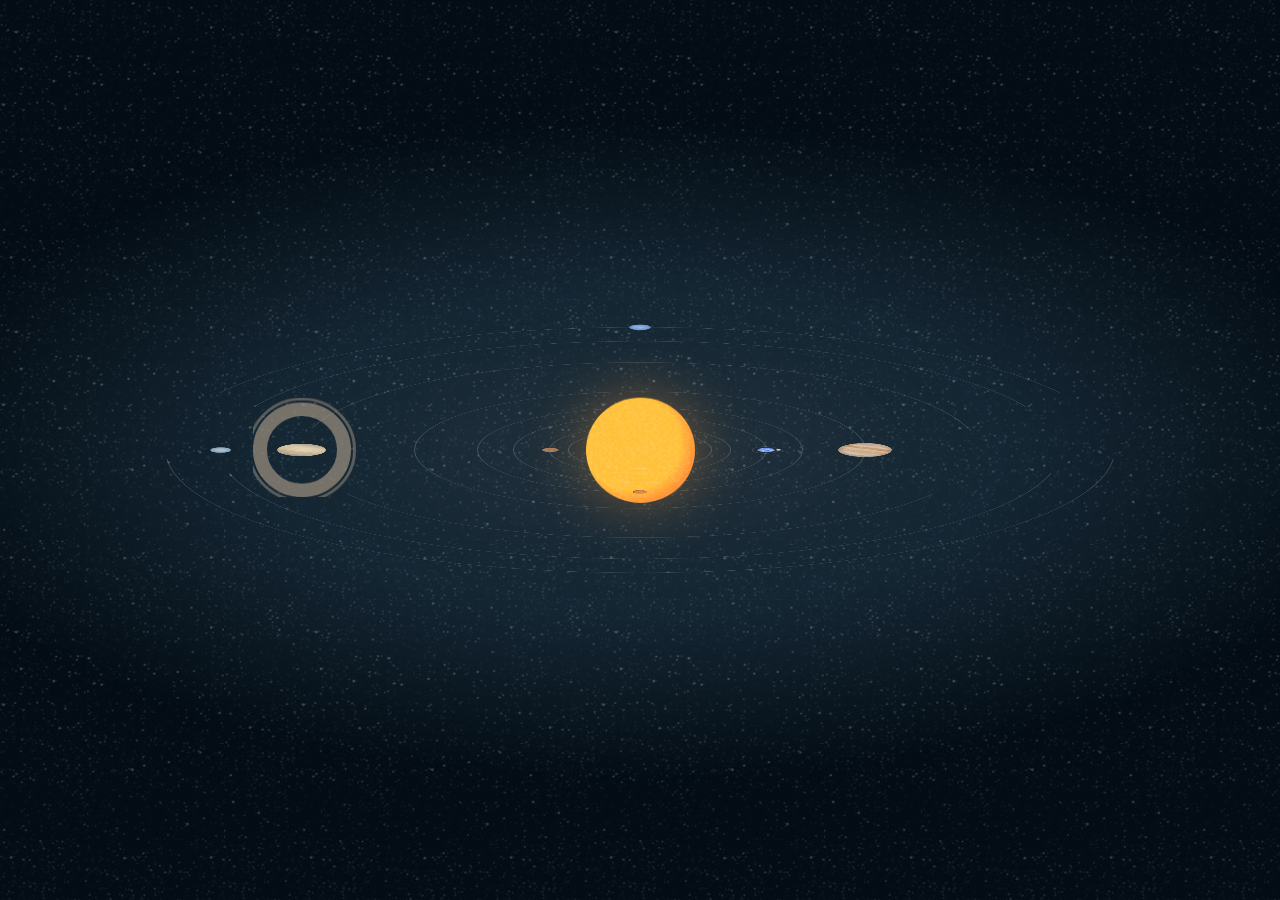
<file: solar/solar.html>
<!DOCTYPE html>
<html lang="en">
<head>
  <meta charset="UTF-8">
  <meta http-equiv="X-UA-Compatible" content="IE=edge">
  <meta name="viewport" content="width=device-width, initial-scale=1.0">
  <title>Solar Sysytem | Nikhil</title>
  <link rel="stylesheet" href="solar.css">
</head>
  <body class="opening hide-UI view-2D zoom-large data-close controls-close">
    <div id="navbar">
      <a id="toggle-data" href="#data"><i class="icon-data"></i>Planets</a>
      <h1>3D Solar System<br><span>by <a href="https://twitter.com/Nikihil_Mahato" target="_blank">@Nikhil</a></span></h1>
      <a id="toggle-controls" href="#controls"><i class="icon-controls"></i>Controls</a>
    </div>
    <div id="data">
      <a class="sun" title="sun" href="#sunspeed">Sun</a>
      <a class="mercury" title="mercury" href="#mercuryspeed">Mercury</a>
      <a class="venus" title="venus" href="#venusspeed">Venus</a>
      <a class="earth active" title="earth" href="#earthspeed">Earth</a>
      <a class="mars" title="mars" href="#marsspeed">Mars</a>
      <a class="jupiter" title="jupiter" href="#jupiterspeed">Jupiter</a>
      <a class="saturn" title="saturn" href="#saturnspeed">Saturn</a>
      <a class="uranus" title="uranus" href="#uranusspeed">Uranus</a>
      <a class="neptune" title="neptune" href="#neptunespeed">Neptune</a>
    </div>
    <div id="controls">
      <label class="set-view">
        <input type="checkbox">
      </label>
      <label class="set-zoom">
        <input type="checkbox">
      </label>
      <label>
        <input type="radio" class="set-speed" name="scale" checked>
        <span>Speed</span>
      </label>
      <label>
        <input type="radio" class="set-size" name="scale">
        <span>Size</span>
      </label>
      <label>
        <input type="radio" class="set-distance" name="scale">
        <span>Distance</span>
      </label>
    </div>
    <div id="universe" class="scale-stretched">
      <div id="galaxy">
        <div id="solar-system" class="earth">
          <div id="mercury" class="orbit">
            <div class="pos">
              <div class="planet">
                <dl class="infos">
                  <dt>Mercury</dt>
                  <dd><span></span></dd>
                </dl>
              </div>
            </div>
          </div>
          <div id="venus" class="orbit">
            <div class="pos">
              <div class="planet">
                <dl class="infos">
                  <dt>Venus</dt>
                  <dd><span></span></dd>
                </dl>
              </div>
            </div>
          </div>
          <div id="earth" class="orbit">
            <div class="pos">
              <div class="orbit">
                <div class="pos">
                  <div class="moon"></div>
                </div>
              </div>
              <div class="planet">
                <dl class="infos">
                  <dt>Earth</dt>
                  <dd><span></span></dd>
                </dl>
              </div>
            </div>
          </div>
          <div id="mars" class="orbit">
            <div class="pos">
              <div class="planet">
                <dl class="infos">
                  <dt>Mars</dt>
                  <dd><span></span></dd>
                </dl>
              </div>
            </div>
          </div>
          <div id="jupiter" class="orbit">
            <div class="pos">
              <div class="planet">
                <dl class="infos">
                  <dt>Jupiter</dt>
                  <dd><span></span></dd>
                </dl>
              </div>
            </div>
          </div>
          <div id="saturn" class="orbit">
            <div class="pos">
              <div class="planet">
                <div class="ring"></div>
                <dl class="infos">
                  <dt>Saturn</dt>
                  <dd><span></span></dd>
                </dl>
              </div>
            </div>
          </div>
          <div id="uranus" class="orbit">
            <div class="pos">
              <div class="planet">
                <dl class="infos">
                  <dt>Uranus</dt>
                  <dd><span></span></dd>
                </dl>
              </div>
            </div>
          </div>
          <div id="neptune" class="orbit">
            <div class="pos">
              <div class="planet">
                <dl class="infos">
                  <dt>Neptune</dt>
                  <dd><span></span></dd>
                </dl>
              </div>
            </div>
          </div>
          <div id="sun">
            <dl class="infos">
              <dt>Sun</dt>
              <dd><span></span></dd>
            </dl>
          </div>
        </div>
      </div>
    </div>
    <script src="//ajax.googleapis.com/ajax/libs/jquery/1.8.1/jquery.min.js"></script>
    <script type="text/javascript">
    if (typeof jQuery == 'undefined') { 
      document.write(unescape("%3Cscript src='js/jquery.min.js' type='text/javascript'%3E%3C/script%3E"));
    }
    </script>
    <!-- <script src="js/prefixfree.min.js"></script>
    <script src="js/scripts.min.js"></script> -->
    <script src="solar.js"></script>
  </body>

</html>
</file>
<file: horse/style.css>
@charset "UTF-8";
/*

Click the horse for slow-mo :)

*/
:root {
  font-size: 22vmin;
  --outlines: transparent;
  --speed: 0.8s;
  --delay-gap: 8;
  --horse-width: 3.8rem;
  --horse-height: 2.5rem;
  --color-horse: rgba(50, 50, 50, 1);
  --color-horse-back: rgba(30, 30, 30, 1);
  --color-hair: rgba(70, 70, 70, 1);
  --color-hoof: rgba(0, 0, 0, 1);
  --color-dust: #AF540B;
  --color-floor: #F1D1AF;
  --color-sky: #C4C4FF;
}

input[type=checkbox] {
  opacity: 0;
}

input[type=checkbox]:checked ~ label {
  --outlines: white;
  --speed: 8s;
  --color-horse: rgba(50, 50, 50, 0.3);
  --color-horse-back: rgba(30, 30, 30, 0.3);
  --color-hair: rgba(70, 70, 70, 0.3);
  --color-hoof: rgba(0, 0, 0, 0.3);
}

* {
  position: relative;
}

html, body {
  width: 100%;
  height: 100%;
  margin: 0;
  padding: 0;
  background: -webkit-gradient(linear, left bottom, left top, color-stop(30%, #ffa44e), to(#00d4ff));
  background: linear-gradient(0deg, #ffa44e 30%, #00d4ff 100%);
}

body {
  display: -webkit-box;
  display: flex;
  -webkit-box-pack: center;
          justify-content: center;
  -webkit-box-align: center;
          align-items: center;
}

label {
  cursor: pointer;
}

.dust {
  position: fixed;
  top: 0;
  left: 0;
  right: 0;
  bottom: calc(((100vh - var(--horse-height)) / 2) + 0.02rem);
  overflow: hidden;
}

.floor {
  background-color: var(--color-floor);
  background: linear-gradient(9deg, #e8d9be 0%, #A95108 100%);
  position: fixed;
  top: calc(50vh + (var(--horse-height) / 2) - 0.5rem);
  left: 0;
  right: 0;
  bottom: 0;
  overflow: hidden;
}

.dust .particle {
  background-color: var(--color-dust);
  width: 0.05rem;
  height: 0.05rem;
  border-radius: 50%;
  position: absolute;
  border: 1px dashed var(--outlines);
  top: calc(50vh + (var(--horse-height) / 2) - 0.05rem);
  left: calc(50vw - (var(--horse-width) / 2) + (var(--horse-width) * 0.15));
}

.dust.back .particle {
  left: calc(50vw - (var(--horse-width) / 2) + (var(--horse-width) * 0.5));
}

@-webkit-keyframes particle-animation-1 {
  100% {
    -webkit-transform: translateX(calc(0.1865302066 * var(--horse-width) )) translateY(calc(-0.0019510211 * (var(--horse-height) / 5))) scale(3) rotate(-126.5deg);
            transform: translateX(calc(0.1865302066 * var(--horse-width) )) translateY(calc(-0.0019510211 * (var(--horse-height) / 5))) scale(3) rotate(-126.5deg);
    opacity: 0;
  }
}

@keyframes particle-animation-1 {
  100% {
    -webkit-transform: translateX(calc(0.1865302066 * var(--horse-width) )) translateY(calc(-0.0019510211 * (var(--horse-height) / 5))) scale(3) rotate(-126.5deg);
            transform: translateX(calc(0.1865302066 * var(--horse-width) )) translateY(calc(-0.0019510211 * (var(--horse-height) / 5))) scale(3) rotate(-126.5deg);
    opacity: 0;
  }
}
.particle:nth-child(1) {
  -webkit-transform-origin: -20% -20%;
          transform-origin: -20% -20%;
  -webkit-animation: particle-animation-1 var(--speed) ease-out infinite;
          animation: particle-animation-1 var(--speed) ease-out infinite;
  -webkit-animation-delay: calc((var(--speed) * 0.1) + 0.01s);
          animation-delay: calc((var(--speed) * 0.1) + 0.01s);
}

.dust.back .particle:nth-child(1) {
  -webkit-animation-delay: calc((var(--speed) * 0.68) + 0.01s);
          animation-delay: calc((var(--speed) * 0.68) + 0.01s);
}

@-webkit-keyframes particle-animation-2 {
  100% {
    -webkit-transform: translateX(calc(0.0269289474 * var(--horse-width) )) translateY(calc(-0.0005832403 * (var(--horse-height) / 5))) scale(4) rotate(-57.5deg);
            transform: translateX(calc(0.0269289474 * var(--horse-width) )) translateY(calc(-0.0005832403 * (var(--horse-height) / 5))) scale(4) rotate(-57.5deg);
    opacity: 0;
  }
}

@keyframes particle-animation-2 {
  100% {
    -webkit-transform: translateX(calc(0.0269289474 * var(--horse-width) )) translateY(calc(-0.0005832403 * (var(--horse-height) / 5))) scale(4) rotate(-57.5deg);
            transform: translateX(calc(0.0269289474 * var(--horse-width) )) translateY(calc(-0.0005832403 * (var(--horse-height) / 5))) scale(4) rotate(-57.5deg);
    opacity: 0;
  }
}
.particle:nth-child(2) {
  -webkit-transform-origin: -20% -20%;
          transform-origin: -20% -20%;
  -webkit-animation: particle-animation-2 var(--speed) ease-out infinite;
          animation: particle-animation-2 var(--speed) ease-out infinite;
  -webkit-animation-delay: calc((var(--speed) * 0.1) + 0.02s);
          animation-delay: calc((var(--speed) * 0.1) + 0.02s);
}

.dust.back .particle:nth-child(2) {
  -webkit-animation-delay: calc((var(--speed) * 0.68) + 0.02s);
          animation-delay: calc((var(--speed) * 0.68) + 0.02s);
}

@-webkit-keyframes particle-animation-3 {
  100% {
    -webkit-transform: translateX(calc(0.2183341644 * var(--horse-width) )) translateY(calc(-0.0011654604 * (var(--horse-height) / 5))) scale(6) rotate(-141deg);
            transform: translateX(calc(0.2183341644 * var(--horse-width) )) translateY(calc(-0.0011654604 * (var(--horse-height) / 5))) scale(6) rotate(-141deg);
    opacity: 0;
  }
}

@keyframes particle-animation-3 {
  100% {
    -webkit-transform: translateX(calc(0.2183341644 * var(--horse-width) )) translateY(calc(-0.0011654604 * (var(--horse-height) / 5))) scale(6) rotate(-141deg);
            transform: translateX(calc(0.2183341644 * var(--horse-width) )) translateY(calc(-0.0011654604 * (var(--horse-height) / 5))) scale(6) rotate(-141deg);
    opacity: 0;
  }
}
.particle:nth-child(3) {
  -webkit-transform-origin: -20% -20%;
          transform-origin: -20% -20%;
  -webkit-animation: particle-animation-3 var(--speed) ease-out infinite;
          animation: particle-animation-3 var(--speed) ease-out infinite;
  -webkit-animation-delay: calc((var(--speed) * 0.1) + 0.03s);
          animation-delay: calc((var(--speed) * 0.1) + 0.03s);
}

.dust.back .particle:nth-child(3) {
  -webkit-animation-delay: calc((var(--speed) * 0.68) + 0.03s);
          animation-delay: calc((var(--speed) * 0.68) + 0.03s);
}

@-webkit-keyframes particle-animation-4 {
  100% {
    -webkit-transform: translateX(calc(0.516067634 * var(--horse-width) )) translateY(calc(-0.0008606763 * (var(--horse-height) / 5))) scale(4) rotate(-108deg);
            transform: translateX(calc(0.516067634 * var(--horse-width) )) translateY(calc(-0.0008606763 * (var(--horse-height) / 5))) scale(4) rotate(-108deg);
    opacity: 0;
  }
}

@keyframes particle-animation-4 {
  100% {
    -webkit-transform: translateX(calc(0.516067634 * var(--horse-width) )) translateY(calc(-0.0008606763 * (var(--horse-height) / 5))) scale(4) rotate(-108deg);
            transform: translateX(calc(0.516067634 * var(--horse-width) )) translateY(calc(-0.0008606763 * (var(--horse-height) / 5))) scale(4) rotate(-108deg);
    opacity: 0;
  }
}
.particle:nth-child(4) {
  -webkit-transform-origin: -20% -20%;
          transform-origin: -20% -20%;
  -webkit-animation: particle-animation-4 var(--speed) ease-out infinite;
          animation: particle-animation-4 var(--speed) ease-out infinite;
  -webkit-animation-delay: calc((var(--speed) * 0.1) + 0.04s);
          animation-delay: calc((var(--speed) * 0.1) + 0.04s);
}

.dust.back .particle:nth-child(4) {
  -webkit-animation-delay: calc((var(--speed) * 0.68) + 0.04s);
          animation-delay: calc((var(--speed) * 0.68) + 0.04s);
}

@-webkit-keyframes particle-animation-5 {
  100% {
    -webkit-transform: translateX(calc(0.6010072872 * var(--horse-width) )) translateY(calc(-0.0060810274 * (var(--horse-height) / 5))) scale(4) rotate(-76deg);
            transform: translateX(calc(0.6010072872 * var(--horse-width) )) translateY(calc(-0.0060810274 * (var(--horse-height) / 5))) scale(4) rotate(-76deg);
    opacity: 0;
  }
}

@keyframes particle-animation-5 {
  100% {
    -webkit-transform: translateX(calc(0.6010072872 * var(--horse-width) )) translateY(calc(-0.0060810274 * (var(--horse-height) / 5))) scale(4) rotate(-76deg);
            transform: translateX(calc(0.6010072872 * var(--horse-width) )) translateY(calc(-0.0060810274 * (var(--horse-height) / 5))) scale(4) rotate(-76deg);
    opacity: 0;
  }
}
.particle:nth-child(5) {
  -webkit-transform-origin: -20% -20%;
          transform-origin: -20% -20%;
  -webkit-animation: particle-animation-5 var(--speed) ease-out infinite;
          animation: particle-animation-5 var(--speed) ease-out infinite;
  -webkit-animation-delay: calc((var(--speed) * 0.1) + 0.05s);
          animation-delay: calc((var(--speed) * 0.1) + 0.05s);
}

.dust.back .particle:nth-child(5) {
  -webkit-animation-delay: calc((var(--speed) * 0.68) + 0.05s);
          animation-delay: calc((var(--speed) * 0.68) + 0.05s);
}

@-webkit-keyframes particle-animation-6 {
  100% {
    -webkit-transform: translateX(calc(0.4536142004 * var(--horse-width) )) translateY(calc(-0.0087663683 * (var(--horse-height) / 5))) scale(4) rotate(-75.5deg);
            transform: translateX(calc(0.4536142004 * var(--horse-width) )) translateY(calc(-0.0087663683 * (var(--horse-height) / 5))) scale(4) rotate(-75.5deg);
    opacity: 0;
  }
}

@keyframes particle-animation-6 {
  100% {
    -webkit-transform: translateX(calc(0.4536142004 * var(--horse-width) )) translateY(calc(-0.0087663683 * (var(--horse-height) / 5))) scale(4) rotate(-75.5deg);
            transform: translateX(calc(0.4536142004 * var(--horse-width) )) translateY(calc(-0.0087663683 * (var(--horse-height) / 5))) scale(4) rotate(-75.5deg);
    opacity: 0;
  }
}
.particle:nth-child(6) {
  -webkit-transform-origin: -20% -20%;
          transform-origin: -20% -20%;
  -webkit-animation: particle-animation-6 var(--speed) ease-out infinite;
          animation: particle-animation-6 var(--speed) ease-out infinite;
  -webkit-animation-delay: calc((var(--speed) * 0.1) + 0.06s);
          animation-delay: calc((var(--speed) * 0.1) + 0.06s);
}

.dust.back .particle:nth-child(6) {
  -webkit-animation-delay: calc((var(--speed) * 0.68) + 0.06s);
          animation-delay: calc((var(--speed) * 0.68) + 0.06s);
}

@-webkit-keyframes particle-animation-7 {
  100% {
    -webkit-transform: translateX(calc(0.3354709263 * var(--horse-width) )) translateY(calc(-0.0063274995 * (var(--horse-height) / 5))) scale(4) rotate(-14deg);
            transform: translateX(calc(0.3354709263 * var(--horse-width) )) translateY(calc(-0.0063274995 * (var(--horse-height) / 5))) scale(4) rotate(-14deg);
    opacity: 0;
  }
}

@keyframes particle-animation-7 {
  100% {
    -webkit-transform: translateX(calc(0.3354709263 * var(--horse-width) )) translateY(calc(-0.0063274995 * (var(--horse-height) / 5))) scale(4) rotate(-14deg);
            transform: translateX(calc(0.3354709263 * var(--horse-width) )) translateY(calc(-0.0063274995 * (var(--horse-height) / 5))) scale(4) rotate(-14deg);
    opacity: 0;
  }
}
.particle:nth-child(7) {
  -webkit-transform-origin: -20% -20%;
          transform-origin: -20% -20%;
  -webkit-animation: particle-animation-7 var(--speed) ease-out infinite;
          animation: particle-animation-7 var(--speed) ease-out infinite;
  -webkit-animation-delay: calc((var(--speed) * 0.1) + 0.07s);
          animation-delay: calc((var(--speed) * 0.1) + 0.07s);
}

.dust.back .particle:nth-child(7) {
  -webkit-animation-delay: calc((var(--speed) * 0.68) + 0.07s);
          animation-delay: calc((var(--speed) * 0.68) + 0.07s);
}

@-webkit-keyframes particle-animation-8 {
  100% {
    -webkit-transform: translateX(calc(0.7113461256 * var(--horse-width) )) translateY(calc(-0.0099493652 * (var(--horse-height) / 5))) scale(6) rotate(-67.5deg);
            transform: translateX(calc(0.7113461256 * var(--horse-width) )) translateY(calc(-0.0099493652 * (var(--horse-height) / 5))) scale(6) rotate(-67.5deg);
    opacity: 0;
  }
}

@keyframes particle-animation-8 {
  100% {
    -webkit-transform: translateX(calc(0.7113461256 * var(--horse-width) )) translateY(calc(-0.0099493652 * (var(--horse-height) / 5))) scale(6) rotate(-67.5deg);
            transform: translateX(calc(0.7113461256 * var(--horse-width) )) translateY(calc(-0.0099493652 * (var(--horse-height) / 5))) scale(6) rotate(-67.5deg);
    opacity: 0;
  }
}
.particle:nth-child(8) {
  -webkit-transform-origin: -20% -20%;
          transform-origin: -20% -20%;
  -webkit-animation: particle-animation-8 var(--speed) ease-out infinite;
          animation: particle-animation-8 var(--speed) ease-out infinite;
  -webkit-animation-delay: calc((var(--speed) * 0.1) + 0.08s);
          animation-delay: calc((var(--speed) * 0.1) + 0.08s);
}

.dust.back .particle:nth-child(8) {
  -webkit-animation-delay: calc((var(--speed) * 0.68) + 0.08s);
          animation-delay: calc((var(--speed) * 0.68) + 0.08s);
}

@-webkit-keyframes particle-animation-9 {
  100% {
    -webkit-transform: translateX(calc(0.080946473 * var(--horse-width) )) translateY(calc(-0.0065291825 * (var(--horse-height) / 5))) scale(4) rotate(-38deg);
            transform: translateX(calc(0.080946473 * var(--horse-width) )) translateY(calc(-0.0065291825 * (var(--horse-height) / 5))) scale(4) rotate(-38deg);
    opacity: 0;
  }
}

@keyframes particle-animation-9 {
  100% {
    -webkit-transform: translateX(calc(0.080946473 * var(--horse-width) )) translateY(calc(-0.0065291825 * (var(--horse-height) / 5))) scale(4) rotate(-38deg);
            transform: translateX(calc(0.080946473 * var(--horse-width) )) translateY(calc(-0.0065291825 * (var(--horse-height) / 5))) scale(4) rotate(-38deg);
    opacity: 0;
  }
}
.particle:nth-child(9) {
  -webkit-transform-origin: -20% -20%;
          transform-origin: -20% -20%;
  -webkit-animation: particle-animation-9 var(--speed) ease-out infinite;
          animation: particle-animation-9 var(--speed) ease-out infinite;
  -webkit-animation-delay: calc((var(--speed) * 0.1) + 0.09s);
          animation-delay: calc((var(--speed) * 0.1) + 0.09s);
}

.dust.back .particle:nth-child(9) {
  -webkit-animation-delay: calc((var(--speed) * 0.68) + 0.09s);
          animation-delay: calc((var(--speed) * 0.68) + 0.09s);
}

@-webkit-keyframes particle-animation-10 {
  100% {
    -webkit-transform: translateX(calc(0.1470335732 * var(--horse-width) )) translateY(calc(-0.0020159981 * (var(--horse-height) / 5))) scale(4) rotate(-152.5deg);
            transform: translateX(calc(0.1470335732 * var(--horse-width) )) translateY(calc(-0.0020159981 * (var(--horse-height) / 5))) scale(4) rotate(-152.5deg);
    opacity: 0;
  }
}

@keyframes particle-animation-10 {
  100% {
    -webkit-transform: translateX(calc(0.1470335732 * var(--horse-width) )) translateY(calc(-0.0020159981 * (var(--horse-height) / 5))) scale(4) rotate(-152.5deg);
            transform: translateX(calc(0.1470335732 * var(--horse-width) )) translateY(calc(-0.0020159981 * (var(--horse-height) / 5))) scale(4) rotate(-152.5deg);
    opacity: 0;
  }
}
.particle:nth-child(10) {
  -webkit-transform-origin: -20% -20%;
          transform-origin: -20% -20%;
  -webkit-animation: particle-animation-10 var(--speed) ease-out infinite;
          animation: particle-animation-10 var(--speed) ease-out infinite;
  -webkit-animation-delay: calc((var(--speed) * 0.1) + 0.1s);
          animation-delay: calc((var(--speed) * 0.1) + 0.1s);
}

.dust.back .particle:nth-child(10) {
  -webkit-animation-delay: calc((var(--speed) * 0.68) + 0.1s);
          animation-delay: calc((var(--speed) * 0.68) + 0.1s);
}

@-webkit-keyframes particle-animation-11 {
  100% {
    -webkit-transform: translateX(calc(0.3975218731 * var(--horse-width) )) translateY(calc(-0.0075265158 * (var(--horse-height) / 5))) scale(4) rotate(-40.5deg);
            transform: translateX(calc(0.3975218731 * var(--horse-width) )) translateY(calc(-0.0075265158 * (var(--horse-height) / 5))) scale(4) rotate(-40.5deg);
    opacity: 0;
  }
}

@keyframes particle-animation-11 {
  100% {
    -webkit-transform: translateX(calc(0.3975218731 * var(--horse-width) )) translateY(calc(-0.0075265158 * (var(--horse-height) / 5))) scale(4) rotate(-40.5deg);
            transform: translateX(calc(0.3975218731 * var(--horse-width) )) translateY(calc(-0.0075265158 * (var(--horse-height) / 5))) scale(4) rotate(-40.5deg);
    opacity: 0;
  }
}
.particle:nth-child(11) {
  -webkit-transform-origin: -20% -20%;
          transform-origin: -20% -20%;
  -webkit-animation: particle-animation-11 var(--speed) ease-out infinite;
          animation: particle-animation-11 var(--speed) ease-out infinite;
  -webkit-animation-delay: calc((var(--speed) * 0.1) + 0.11s);
          animation-delay: calc((var(--speed) * 0.1) + 0.11s);
}

.dust.back .particle:nth-child(11) {
  -webkit-animation-delay: calc((var(--speed) * 0.68) + 0.11s);
          animation-delay: calc((var(--speed) * 0.68) + 0.11s);
}

@-webkit-keyframes particle-animation-12 {
  100% {
    -webkit-transform: translateX(calc(0.6381622519 * var(--horse-width) )) translateY(calc(-0.0067366122 * (var(--horse-height) / 5))) scale(5) rotate(-10deg);
            transform: translateX(calc(0.6381622519 * var(--horse-width) )) translateY(calc(-0.0067366122 * (var(--horse-height) / 5))) scale(5) rotate(-10deg);
    opacity: 0;
  }
}

@keyframes particle-animation-12 {
  100% {
    -webkit-transform: translateX(calc(0.6381622519 * var(--horse-width) )) translateY(calc(-0.0067366122 * (var(--horse-height) / 5))) scale(5) rotate(-10deg);
            transform: translateX(calc(0.6381622519 * var(--horse-width) )) translateY(calc(-0.0067366122 * (var(--horse-height) / 5))) scale(5) rotate(-10deg);
    opacity: 0;
  }
}
.particle:nth-child(12) {
  -webkit-transform-origin: -20% -20%;
          transform-origin: -20% -20%;
  -webkit-animation: particle-animation-12 var(--speed) ease-out infinite;
          animation: particle-animation-12 var(--speed) ease-out infinite;
  -webkit-animation-delay: calc((var(--speed) * 0.1) + 0.12s);
          animation-delay: calc((var(--speed) * 0.1) + 0.12s);
}

.dust.back .particle:nth-child(12) {
  -webkit-animation-delay: calc((var(--speed) * 0.68) + 0.12s);
          animation-delay: calc((var(--speed) * 0.68) + 0.12s);
}

@-webkit-keyframes particle-animation-13 {
  100% {
    -webkit-transform: translateX(calc(0.3130797386 * var(--horse-width) )) translateY(calc(-0.0077930678 * (var(--horse-height) / 5))) scale(3) rotate(-122deg);
            transform: translateX(calc(0.3130797386 * var(--horse-width) )) translateY(calc(-0.0077930678 * (var(--horse-height) / 5))) scale(3) rotate(-122deg);
    opacity: 0;
  }
}

@keyframes particle-animation-13 {
  100% {
    -webkit-transform: translateX(calc(0.3130797386 * var(--horse-width) )) translateY(calc(-0.0077930678 * (var(--horse-height) / 5))) scale(3) rotate(-122deg);
            transform: translateX(calc(0.3130797386 * var(--horse-width) )) translateY(calc(-0.0077930678 * (var(--horse-height) / 5))) scale(3) rotate(-122deg);
    opacity: 0;
  }
}
.particle:nth-child(13) {
  -webkit-transform-origin: -20% -20%;
          transform-origin: -20% -20%;
  -webkit-animation: particle-animation-13 var(--speed) ease-out infinite;
          animation: particle-animation-13 var(--speed) ease-out infinite;
  -webkit-animation-delay: calc((var(--speed) * 0.1) + 0.13s);
          animation-delay: calc((var(--speed) * 0.1) + 0.13s);
}

.dust.back .particle:nth-child(13) {
  -webkit-animation-delay: calc((var(--speed) * 0.68) + 0.13s);
          animation-delay: calc((var(--speed) * 0.68) + 0.13s);
}

@-webkit-keyframes particle-animation-14 {
  100% {
    -webkit-transform: translateX(calc(0.1034230215 * var(--horse-width) )) translateY(calc(-0.0038184827 * (var(--horse-height) / 5))) scale(5) rotate(-150deg);
            transform: translateX(calc(0.1034230215 * var(--horse-width) )) translateY(calc(-0.0038184827 * (var(--horse-height) / 5))) scale(5) rotate(-150deg);
    opacity: 0;
  }
}

@keyframes particle-animation-14 {
  100% {
    -webkit-transform: translateX(calc(0.1034230215 * var(--horse-width) )) translateY(calc(-0.0038184827 * (var(--horse-height) / 5))) scale(5) rotate(-150deg);
            transform: translateX(calc(0.1034230215 * var(--horse-width) )) translateY(calc(-0.0038184827 * (var(--horse-height) / 5))) scale(5) rotate(-150deg);
    opacity: 0;
  }
}
.particle:nth-child(14) {
  -webkit-transform-origin: -20% -20%;
          transform-origin: -20% -20%;
  -webkit-animation: particle-animation-14 var(--speed) ease-out infinite;
          animation: particle-animation-14 var(--speed) ease-out infinite;
  -webkit-animation-delay: calc((var(--speed) * 0.1) + 0.14s);
          animation-delay: calc((var(--speed) * 0.1) + 0.14s);
}

.dust.back .particle:nth-child(14) {
  -webkit-animation-delay: calc((var(--speed) * 0.68) + 0.14s);
          animation-delay: calc((var(--speed) * 0.68) + 0.14s);
}

@-webkit-keyframes particle-animation-15 {
  100% {
    -webkit-transform: translateX(calc(0.6811699412 * var(--horse-width) )) translateY(calc(-0.0004574408 * (var(--horse-height) / 5))) scale(6) rotate(-105.5deg);
            transform: translateX(calc(0.6811699412 * var(--horse-width) )) translateY(calc(-0.0004574408 * (var(--horse-height) / 5))) scale(6) rotate(-105.5deg);
    opacity: 0;
  }
}

@keyframes particle-animation-15 {
  100% {
    -webkit-transform: translateX(calc(0.6811699412 * var(--horse-width) )) translateY(calc(-0.0004574408 * (var(--horse-height) / 5))) scale(6) rotate(-105.5deg);
            transform: translateX(calc(0.6811699412 * var(--horse-width) )) translateY(calc(-0.0004574408 * (var(--horse-height) / 5))) scale(6) rotate(-105.5deg);
    opacity: 0;
  }
}
.particle:nth-child(15) {
  -webkit-transform-origin: -20% -20%;
          transform-origin: -20% -20%;
  -webkit-animation: particle-animation-15 var(--speed) ease-out infinite;
          animation: particle-animation-15 var(--speed) ease-out infinite;
  -webkit-animation-delay: calc((var(--speed) * 0.1) + 0.15s);
          animation-delay: calc((var(--speed) * 0.1) + 0.15s);
}

.dust.back .particle:nth-child(15) {
  -webkit-animation-delay: calc((var(--speed) * 0.68) + 0.15s);
          animation-delay: calc((var(--speed) * 0.68) + 0.15s);
}

@-webkit-keyframes particle-animation-16 {
  100% {
    -webkit-transform: translateX(calc(0.3868914844 * var(--horse-width) )) translateY(calc(-0.0059887576 * (var(--horse-height) / 5))) scale(6) rotate(-139.5deg);
            transform: translateX(calc(0.3868914844 * var(--horse-width) )) translateY(calc(-0.0059887576 * (var(--horse-height) / 5))) scale(6) rotate(-139.5deg);
    opacity: 0;
  }
}

@keyframes particle-animation-16 {
  100% {
    -webkit-transform: translateX(calc(0.3868914844 * var(--horse-width) )) translateY(calc(-0.0059887576 * (var(--horse-height) / 5))) scale(6) rotate(-139.5deg);
            transform: translateX(calc(0.3868914844 * var(--horse-width) )) translateY(calc(-0.0059887576 * (var(--horse-height) / 5))) scale(6) rotate(-139.5deg);
    opacity: 0;
  }
}
.particle:nth-child(16) {
  -webkit-transform-origin: -20% -20%;
          transform-origin: -20% -20%;
  -webkit-animation: particle-animation-16 var(--speed) ease-out infinite;
          animation: particle-animation-16 var(--speed) ease-out infinite;
  -webkit-animation-delay: calc((var(--speed) * 0.1) + 0.16s);
          animation-delay: calc((var(--speed) * 0.1) + 0.16s);
}

.dust.back .particle:nth-child(16) {
  -webkit-animation-delay: calc((var(--speed) * 0.68) + 0.16s);
          animation-delay: calc((var(--speed) * 0.68) + 0.16s);
}

@-webkit-keyframes particle-animation-17 {
  100% {
    -webkit-transform: translateX(calc(0.1950402245 * var(--horse-width) )) translateY(calc(-0.0056747992 * (var(--horse-height) / 5))) scale(5) rotate(-123.5deg);
            transform: translateX(calc(0.1950402245 * var(--horse-width) )) translateY(calc(-0.0056747992 * (var(--horse-height) / 5))) scale(5) rotate(-123.5deg);
    opacity: 0;
  }
}

@keyframes particle-animation-17 {
  100% {
    -webkit-transform: translateX(calc(0.1950402245 * var(--horse-width) )) translateY(calc(-0.0056747992 * (var(--horse-height) / 5))) scale(5) rotate(-123.5deg);
            transform: translateX(calc(0.1950402245 * var(--horse-width) )) translateY(calc(-0.0056747992 * (var(--horse-height) / 5))) scale(5) rotate(-123.5deg);
    opacity: 0;
  }
}
.particle:nth-child(17) {
  -webkit-transform-origin: -20% -20%;
          transform-origin: -20% -20%;
  -webkit-animation: particle-animation-17 var(--speed) ease-out infinite;
          animation: particle-animation-17 var(--speed) ease-out infinite;
  -webkit-animation-delay: calc((var(--speed) * 0.1) + 0.17s);
          animation-delay: calc((var(--speed) * 0.1) + 0.17s);
}

.dust.back .particle:nth-child(17) {
  -webkit-animation-delay: calc((var(--speed) * 0.68) + 0.17s);
          animation-delay: calc((var(--speed) * 0.68) + 0.17s);
}

@-webkit-keyframes particle-animation-18 {
  100% {
    -webkit-transform: translateX(calc(0.108179063 * var(--horse-width) )) translateY(calc(-0.0047562251 * (var(--horse-height) / 5))) scale(3) rotate(-81deg);
            transform: translateX(calc(0.108179063 * var(--horse-width) )) translateY(calc(-0.0047562251 * (var(--horse-height) / 5))) scale(3) rotate(-81deg);
    opacity: 0;
  }
}

@keyframes particle-animation-18 {
  100% {
    -webkit-transform: translateX(calc(0.108179063 * var(--horse-width) )) translateY(calc(-0.0047562251 * (var(--horse-height) / 5))) scale(3) rotate(-81deg);
            transform: translateX(calc(0.108179063 * var(--horse-width) )) translateY(calc(-0.0047562251 * (var(--horse-height) / 5))) scale(3) rotate(-81deg);
    opacity: 0;
  }
}
.particle:nth-child(18) {
  -webkit-transform-origin: -20% -20%;
          transform-origin: -20% -20%;
  -webkit-animation: particle-animation-18 var(--speed) ease-out infinite;
          animation: particle-animation-18 var(--speed) ease-out infinite;
  -webkit-animation-delay: calc((var(--speed) * 0.1) + 0.18s);
          animation-delay: calc((var(--speed) * 0.1) + 0.18s);
}

.dust.back .particle:nth-child(18) {
  -webkit-animation-delay: calc((var(--speed) * 0.68) + 0.18s);
          animation-delay: calc((var(--speed) * 0.68) + 0.18s);
}

@-webkit-keyframes particle-animation-19 {
  100% {
    -webkit-transform: translateX(calc(0.665064983 * var(--horse-width) )) translateY(calc(-0.0047968338 * (var(--horse-height) / 5))) scale(5) rotate(-164deg);
            transform: translateX(calc(0.665064983 * var(--horse-width) )) translateY(calc(-0.0047968338 * (var(--horse-height) / 5))) scale(5) rotate(-164deg);
    opacity: 0;
  }
}

@keyframes particle-animation-19 {
  100% {
    -webkit-transform: translateX(calc(0.665064983 * var(--horse-width) )) translateY(calc(-0.0047968338 * (var(--horse-height) / 5))) scale(5) rotate(-164deg);
            transform: translateX(calc(0.665064983 * var(--horse-width) )) translateY(calc(-0.0047968338 * (var(--horse-height) / 5))) scale(5) rotate(-164deg);
    opacity: 0;
  }
}
.particle:nth-child(19) {
  -webkit-transform-origin: -20% -20%;
          transform-origin: -20% -20%;
  -webkit-animation: particle-animation-19 var(--speed) ease-out infinite;
          animation: particle-animation-19 var(--speed) ease-out infinite;
  -webkit-animation-delay: calc((var(--speed) * 0.1) + 0.19s);
          animation-delay: calc((var(--speed) * 0.1) + 0.19s);
}

.dust.back .particle:nth-child(19) {
  -webkit-animation-delay: calc((var(--speed) * 0.68) + 0.19s);
          animation-delay: calc((var(--speed) * 0.68) + 0.19s);
}

@-webkit-keyframes particle-animation-20 {
  100% {
    -webkit-transform: translateX(calc(0.3799311838 * var(--horse-width) )) translateY(calc(-0.0012141532 * (var(--horse-height) / 5))) scale(3) rotate(-22.5deg);
            transform: translateX(calc(0.3799311838 * var(--horse-width) )) translateY(calc(-0.0012141532 * (var(--horse-height) / 5))) scale(3) rotate(-22.5deg);
    opacity: 0;
  }
}

@keyframes particle-animation-20 {
  100% {
    -webkit-transform: translateX(calc(0.3799311838 * var(--horse-width) )) translateY(calc(-0.0012141532 * (var(--horse-height) / 5))) scale(3) rotate(-22.5deg);
            transform: translateX(calc(0.3799311838 * var(--horse-width) )) translateY(calc(-0.0012141532 * (var(--horse-height) / 5))) scale(3) rotate(-22.5deg);
    opacity: 0;
  }
}
.particle:nth-child(20) {
  -webkit-transform-origin: -20% -20%;
          transform-origin: -20% -20%;
  -webkit-animation: particle-animation-20 var(--speed) ease-out infinite;
          animation: particle-animation-20 var(--speed) ease-out infinite;
  -webkit-animation-delay: calc((var(--speed) * 0.1) + 0.2s);
          animation-delay: calc((var(--speed) * 0.1) + 0.2s);
}

.dust.back .particle:nth-child(20) {
  -webkit-animation-delay: calc((var(--speed) * 0.68) + 0.2s);
          animation-delay: calc((var(--speed) * 0.68) + 0.2s);
}

@-webkit-keyframes particle-animation-21 {
  100% {
    -webkit-transform: translateX(calc(0.6391360309 * var(--horse-width) )) translateY(calc(-0.009106735 * (var(--horse-height) / 5))) scale(3) rotate(-48.5deg);
            transform: translateX(calc(0.6391360309 * var(--horse-width) )) translateY(calc(-0.009106735 * (var(--horse-height) / 5))) scale(3) rotate(-48.5deg);
    opacity: 0;
  }
}

@keyframes particle-animation-21 {
  100% {
    -webkit-transform: translateX(calc(0.6391360309 * var(--horse-width) )) translateY(calc(-0.009106735 * (var(--horse-height) / 5))) scale(3) rotate(-48.5deg);
            transform: translateX(calc(0.6391360309 * var(--horse-width) )) translateY(calc(-0.009106735 * (var(--horse-height) / 5))) scale(3) rotate(-48.5deg);
    opacity: 0;
  }
}
.particle:nth-child(21) {
  -webkit-transform-origin: -20% -20%;
          transform-origin: -20% -20%;
  -webkit-animation: particle-animation-21 var(--speed) ease-out infinite;
          animation: particle-animation-21 var(--speed) ease-out infinite;
  -webkit-animation-delay: calc((var(--speed) * 0.1) + 0.21s);
          animation-delay: calc((var(--speed) * 0.1) + 0.21s);
}

.dust.back .particle:nth-child(21) {
  -webkit-animation-delay: calc((var(--speed) * 0.68) + 0.21s);
          animation-delay: calc((var(--speed) * 0.68) + 0.21s);
}

@-webkit-keyframes particle-animation-22 {
  100% {
    -webkit-transform: translateX(calc(0.5704055607 * var(--horse-width) )) translateY(calc(-0.0003910802 * (var(--horse-height) / 5))) scale(6) rotate(-69.5deg);
            transform: translateX(calc(0.5704055607 * var(--horse-width) )) translateY(calc(-0.0003910802 * (var(--horse-height) / 5))) scale(6) rotate(-69.5deg);
    opacity: 0;
  }
}

@keyframes particle-animation-22 {
  100% {
    -webkit-transform: translateX(calc(0.5704055607 * var(--horse-width) )) translateY(calc(-0.0003910802 * (var(--horse-height) / 5))) scale(6) rotate(-69.5deg);
            transform: translateX(calc(0.5704055607 * var(--horse-width) )) translateY(calc(-0.0003910802 * (var(--horse-height) / 5))) scale(6) rotate(-69.5deg);
    opacity: 0;
  }
}
.particle:nth-child(22) {
  -webkit-transform-origin: -20% -20%;
          transform-origin: -20% -20%;
  -webkit-animation: particle-animation-22 var(--speed) ease-out infinite;
          animation: particle-animation-22 var(--speed) ease-out infinite;
  -webkit-animation-delay: calc((var(--speed) * 0.1) + 0.22s);
          animation-delay: calc((var(--speed) * 0.1) + 0.22s);
}

.dust.back .particle:nth-child(22) {
  -webkit-animation-delay: calc((var(--speed) * 0.68) + 0.22s);
          animation-delay: calc((var(--speed) * 0.68) + 0.22s);
}

@-webkit-keyframes particle-animation-23 {
  100% {
    -webkit-transform: translateX(calc(0.5243436617 * var(--horse-width) )) translateY(calc(-0.0087148752 * (var(--horse-height) / 5))) scale(4) rotate(-103deg);
            transform: translateX(calc(0.5243436617 * var(--horse-width) )) translateY(calc(-0.0087148752 * (var(--horse-height) / 5))) scale(4) rotate(-103deg);
    opacity: 0;
  }
}

@keyframes particle-animation-23 {
  100% {
    -webkit-transform: translateX(calc(0.5243436617 * var(--horse-width) )) translateY(calc(-0.0087148752 * (var(--horse-height) / 5))) scale(4) rotate(-103deg);
            transform: translateX(calc(0.5243436617 * var(--horse-width) )) translateY(calc(-0.0087148752 * (var(--horse-height) / 5))) scale(4) rotate(-103deg);
    opacity: 0;
  }
}
.particle:nth-child(23) {
  -webkit-transform-origin: -20% -20%;
          transform-origin: -20% -20%;
  -webkit-animation: particle-animation-23 var(--speed) ease-out infinite;
          animation: particle-animation-23 var(--speed) ease-out infinite;
  -webkit-animation-delay: calc((var(--speed) * 0.1) + 0.23s);
          animation-delay: calc((var(--speed) * 0.1) + 0.23s);
}

.dust.back .particle:nth-child(23) {
  -webkit-animation-delay: calc((var(--speed) * 0.68) + 0.23s);
          animation-delay: calc((var(--speed) * 0.68) + 0.23s);
}

@-webkit-keyframes particle-animation-24 {
  100% {
    -webkit-transform: translateX(calc(0.1731283628 * var(--horse-width) )) translateY(calc(-0.0092726604 * (var(--horse-height) / 5))) scale(6) rotate(-73deg);
            transform: translateX(calc(0.1731283628 * var(--horse-width) )) translateY(calc(-0.0092726604 * (var(--horse-height) / 5))) scale(6) rotate(-73deg);
    opacity: 0;
  }
}

@keyframes particle-animation-24 {
  100% {
    -webkit-transform: translateX(calc(0.1731283628 * var(--horse-width) )) translateY(calc(-0.0092726604 * (var(--horse-height) / 5))) scale(6) rotate(-73deg);
            transform: translateX(calc(0.1731283628 * var(--horse-width) )) translateY(calc(-0.0092726604 * (var(--horse-height) / 5))) scale(6) rotate(-73deg);
    opacity: 0;
  }
}
.particle:nth-child(24) {
  -webkit-transform-origin: -20% -20%;
          transform-origin: -20% -20%;
  -webkit-animation: particle-animation-24 var(--speed) ease-out infinite;
          animation: particle-animation-24 var(--speed) ease-out infinite;
  -webkit-animation-delay: calc((var(--speed) * 0.1) + 0.24s);
          animation-delay: calc((var(--speed) * 0.1) + 0.24s);
}

.dust.back .particle:nth-child(24) {
  -webkit-animation-delay: calc((var(--speed) * 0.68) + 0.24s);
          animation-delay: calc((var(--speed) * 0.68) + 0.24s);
}

@-webkit-keyframes particle-animation-25 {
  100% {
    -webkit-transform: translateX(calc(0.0794815925 * var(--horse-width) )) translateY(calc(-0.0068352112 * (var(--horse-height) / 5))) scale(6) rotate(-93.5deg);
            transform: translateX(calc(0.0794815925 * var(--horse-width) )) translateY(calc(-0.0068352112 * (var(--horse-height) / 5))) scale(6) rotate(-93.5deg);
    opacity: 0;
  }
}

@keyframes particle-animation-25 {
  100% {
    -webkit-transform: translateX(calc(0.0794815925 * var(--horse-width) )) translateY(calc(-0.0068352112 * (var(--horse-height) / 5))) scale(6) rotate(-93.5deg);
            transform: translateX(calc(0.0794815925 * var(--horse-width) )) translateY(calc(-0.0068352112 * (var(--horse-height) / 5))) scale(6) rotate(-93.5deg);
    opacity: 0;
  }
}
.particle:nth-child(25) {
  -webkit-transform-origin: -20% -20%;
          transform-origin: -20% -20%;
  -webkit-animation: particle-animation-25 var(--speed) ease-out infinite;
          animation: particle-animation-25 var(--speed) ease-out infinite;
  -webkit-animation-delay: calc((var(--speed) * 0.1) + 0.25s);
          animation-delay: calc((var(--speed) * 0.1) + 0.25s);
}

.dust.back .particle:nth-child(25) {
  -webkit-animation-delay: calc((var(--speed) * 0.68) + 0.25s);
          animation-delay: calc((var(--speed) * 0.68) + 0.25s);
}

@-webkit-keyframes particle-animation-26 {
  100% {
    -webkit-transform: translateX(calc(0.3962348094 * var(--horse-width) )) translateY(calc(-0.0079345421 * (var(--horse-height) / 5))) scale(3) rotate(-56deg);
            transform: translateX(calc(0.3962348094 * var(--horse-width) )) translateY(calc(-0.0079345421 * (var(--horse-height) / 5))) scale(3) rotate(-56deg);
    opacity: 0;
  }
}

@keyframes particle-animation-26 {
  100% {
    -webkit-transform: translateX(calc(0.3962348094 * var(--horse-width) )) translateY(calc(-0.0079345421 * (var(--horse-height) / 5))) scale(3) rotate(-56deg);
            transform: translateX(calc(0.3962348094 * var(--horse-width) )) translateY(calc(-0.0079345421 * (var(--horse-height) / 5))) scale(3) rotate(-56deg);
    opacity: 0;
  }
}
.particle:nth-child(26) {
  -webkit-transform-origin: -20% -20%;
          transform-origin: -20% -20%;
  -webkit-animation: particle-animation-26 var(--speed) ease-out infinite;
          animation: particle-animation-26 var(--speed) ease-out infinite;
  -webkit-animation-delay: calc((var(--speed) * 0.1) + 0.26s);
          animation-delay: calc((var(--speed) * 0.1) + 0.26s);
}

.dust.back .particle:nth-child(26) {
  -webkit-animation-delay: calc((var(--speed) * 0.68) + 0.26s);
          animation-delay: calc((var(--speed) * 0.68) + 0.26s);
}

@-webkit-keyframes particle-animation-27 {
  100% {
    -webkit-transform: translateX(calc(0.3415531831 * var(--horse-width) )) translateY(calc(-0.0022188424 * (var(--horse-height) / 5))) scale(5) rotate(-153.5deg);
            transform: translateX(calc(0.3415531831 * var(--horse-width) )) translateY(calc(-0.0022188424 * (var(--horse-height) / 5))) scale(5) rotate(-153.5deg);
    opacity: 0;
  }
}

@keyframes particle-animation-27 {
  100% {
    -webkit-transform: translateX(calc(0.3415531831 * var(--horse-width) )) translateY(calc(-0.0022188424 * (var(--horse-height) / 5))) scale(5) rotate(-153.5deg);
            transform: translateX(calc(0.3415531831 * var(--horse-width) )) translateY(calc(-0.0022188424 * (var(--horse-height) / 5))) scale(5) rotate(-153.5deg);
    opacity: 0;
  }
}
.particle:nth-child(27) {
  -webkit-transform-origin: -20% -20%;
          transform-origin: -20% -20%;
  -webkit-animation: particle-animation-27 var(--speed) ease-out infinite;
          animation: particle-animation-27 var(--speed) ease-out infinite;
  -webkit-animation-delay: calc((var(--speed) * 0.1) + 0.27s);
          animation-delay: calc((var(--speed) * 0.1) + 0.27s);
}

.dust.back .particle:nth-child(27) {
  -webkit-animation-delay: calc((var(--speed) * 0.68) + 0.27s);
          animation-delay: calc((var(--speed) * 0.68) + 0.27s);
}

@-webkit-keyframes particle-animation-28 {
  100% {
    -webkit-transform: translateX(calc(0.393523244 * var(--horse-width) )) translateY(calc(-0.0088784406 * (var(--horse-height) / 5))) scale(6) rotate(-14deg);
            transform: translateX(calc(0.393523244 * var(--horse-width) )) translateY(calc(-0.0088784406 * (var(--horse-height) / 5))) scale(6) rotate(-14deg);
    opacity: 0;
  }
}

@keyframes particle-animation-28 {
  100% {
    -webkit-transform: translateX(calc(0.393523244 * var(--horse-width) )) translateY(calc(-0.0088784406 * (var(--horse-height) / 5))) scale(6) rotate(-14deg);
            transform: translateX(calc(0.393523244 * var(--horse-width) )) translateY(calc(-0.0088784406 * (var(--horse-height) / 5))) scale(6) rotate(-14deg);
    opacity: 0;
  }
}
.particle:nth-child(28) {
  -webkit-transform-origin: -20% -20%;
          transform-origin: -20% -20%;
  -webkit-animation: particle-animation-28 var(--speed) ease-out infinite;
          animation: particle-animation-28 var(--speed) ease-out infinite;
  -webkit-animation-delay: calc((var(--speed) * 0.1) + 0.28s);
          animation-delay: calc((var(--speed) * 0.1) + 0.28s);
}

.dust.back .particle:nth-child(28) {
  -webkit-animation-delay: calc((var(--speed) * 0.68) + 0.28s);
          animation-delay: calc((var(--speed) * 0.68) + 0.28s);
}

@-webkit-keyframes particle-animation-29 {
  100% {
    -webkit-transform: translateX(calc(0.5950931187 * var(--horse-width) )) translateY(calc(-0.0052506571 * (var(--horse-height) / 5))) scale(5) rotate(-40deg);
            transform: translateX(calc(0.5950931187 * var(--horse-width) )) translateY(calc(-0.0052506571 * (var(--horse-height) / 5))) scale(5) rotate(-40deg);
    opacity: 0;
  }
}

@keyframes particle-animation-29 {
  100% {
    -webkit-transform: translateX(calc(0.5950931187 * var(--horse-width) )) translateY(calc(-0.0052506571 * (var(--horse-height) / 5))) scale(5) rotate(-40deg);
            transform: translateX(calc(0.5950931187 * var(--horse-width) )) translateY(calc(-0.0052506571 * (var(--horse-height) / 5))) scale(5) rotate(-40deg);
    opacity: 0;
  }
}
.particle:nth-child(29) {
  -webkit-transform-origin: -20% -20%;
          transform-origin: -20% -20%;
  -webkit-animation: particle-animation-29 var(--speed) ease-out infinite;
          animation: particle-animation-29 var(--speed) ease-out infinite;
  -webkit-animation-delay: calc((var(--speed) * 0.1) + 0.29s);
          animation-delay: calc((var(--speed) * 0.1) + 0.29s);
}

.dust.back .particle:nth-child(29) {
  -webkit-animation-delay: calc((var(--speed) * 0.68) + 0.29s);
          animation-delay: calc((var(--speed) * 0.68) + 0.29s);
}

@-webkit-keyframes particle-animation-30 {
  100% {
    -webkit-transform: translateX(calc(0.1338113957 * var(--horse-width) )) translateY(calc(-0.0052104567 * (var(--horse-height) / 5))) scale(5) rotate(-170deg);
            transform: translateX(calc(0.1338113957 * var(--horse-width) )) translateY(calc(-0.0052104567 * (var(--horse-height) / 5))) scale(5) rotate(-170deg);
    opacity: 0;
  }
}

@keyframes particle-animation-30 {
  100% {
    -webkit-transform: translateX(calc(0.1338113957 * var(--horse-width) )) translateY(calc(-0.0052104567 * (var(--horse-height) / 5))) scale(5) rotate(-170deg);
            transform: translateX(calc(0.1338113957 * var(--horse-width) )) translateY(calc(-0.0052104567 * (var(--horse-height) / 5))) scale(5) rotate(-170deg);
    opacity: 0;
  }
}
.particle:nth-child(30) {
  -webkit-transform-origin: -20% -20%;
          transform-origin: -20% -20%;
  -webkit-animation: particle-animation-30 var(--speed) ease-out infinite;
          animation: particle-animation-30 var(--speed) ease-out infinite;
  -webkit-animation-delay: calc((var(--speed) * 0.1) + 0.3s);
          animation-delay: calc((var(--speed) * 0.1) + 0.3s);
}

.dust.back .particle:nth-child(30) {
  -webkit-animation-delay: calc((var(--speed) * 0.68) + 0.3s);
          animation-delay: calc((var(--speed) * 0.68) + 0.3s);
}

.🐴 {
  width: var(--horse-width);
  height: var(--horse-height);
  border: 0px solid var(--outlines);
}

.🐴 *, .🐴 *:after, .🐴 *:before {
  border: 1px dashed var(--outlines);
}

.🐴 > * {
  position: absolute;
  top: var(--part-y, 0);
  left: var(--part-x, 0);
  width: var(--part-width, 10px);
  height: var(--part-height, 10px);
  border-radius: var(--part-radius, 0);
  -webkit-transform: rotate(var(--part-rotate, 0deg));
          transform: rotate(var(--part-rotate, 0deg));
  -webkit-transform-origin: var(--part-origin, 50% 50%);
          transform-origin: var(--part-origin, 50% 50%);
  -webkit-animation-delay: var(--delay, 0s) !important;
          animation-delay: var(--delay, 0s) !important;
}

.🐴 > * *, .🐴 > * *:after, .🐴 > * *:before {
  position: absolute;
  background-color: var(--color-horse);
  top: var(--shape-y, 0);
  left: var(--shape-x, 0);
  width: var(--shape-width, 10px);
  height: var(--shape-height, 10px);
  border-radius: var(--shape-radius, 0);
  -webkit-transform: rotate(var(--shape-rotate, 0deg));
          transform: rotate(var(--shape-rotate, 0deg));
  -webkit-transform-origin: var(--shape-origin, 50% 50%);
          transform-origin: var(--shape-origin, 50% 50%);
  -webkit-animation-delay: var(--delay, 0s) !important;
          animation-delay: var(--delay, 0s) !important;
}

/* ================

   HEAD

   ================ */
.head {
  --part-width: 20%;
  --part-height: 15%;
  --part-x: -1%;
  --part-y: 3%;
  --part-origin: 100% 50%;
  --part-rotate: -40deg;
  border: none;
}

.head .skull {
  --shape-width: 55%;
  --shape-height: 80%;
  --shape-radius: 50%;
  --shape-x: 43%;
  --shape-y: 10%;
  --shape-rotate: 40deg;
}

.head .eye {
  background-color: var(--color-horse-back);
  --shape-width: 6%;
  --shape-height: 10%;
  --shape-radius: 30% 100%;
  --shape-x: 45%;
  --shape-y: 20%;
  --shape-rotate: 0deg;
}

.head .face {
  --shape-width: 47%;
  --shape-height: 50%;
  --shape-y: 8%;
  --shape-x: 14%;
  --shape-rotate: -5deg;
}

.head .nose {
  --shape-x: 0%;
  --shape-y: 11.7%;
  --shape-width: 24%;
  --shape-height: 35%;
  --shape-radius: 50%;
  --shape-rotate: -12deg;
}

.head .jaw {
  --shape-width: 25%;
  --shape-height: 60%;
  --shape-x: 40%;
  --shape-y: 37%;
  --shape-radius: 45%;
  -webkit-transform: skew(0deg) rotate(40deg);
          transform: skew(0deg) rotate(40deg);
}

.head .lip {
  --shape-rotate: 40deg;
  --shape-x: -3%;
  --shape-y: 28%;
  --shape-radius: 30%;
  --shape-width: 12%;
  --shape-height: 25%;
}

.head .chin {
  --shape-width: 15%;
  --shape-height: 40%;
  --shape-y: 31%;
  --shape-x: 2%;
  --shape-radius: 30%;
  --shape-rotate: 40deg;
}

.head .chin:after {
  content: '';
  --shape-width: 130%;
  --shape-height: 180%;
  --shape-radius: 0;
  --shape-x: 123%;
  --shape-y: -95%;
  --shape-rotate: 70deg;
}

.head .ear {
  --shape-width: 20%;
  --shape-height: 15%;
  --shape-y: 17%;
  --shape-x: 78%;
  --shape-radius: 50%;
  --shape-rotate: 10deg;
  --shape-origin: 0% 50%;
}

.head .ear:after {
  content: '';
  --shape-width: 70%;
  --shape-height: 40%;
  --shape-y: 10%;
  --shape-x: 65%;
  --shape-radius: 40%;
  --shape-rotate: -30deg;
}

.head .ear:before {
  content: '';
  --shape-width: 70%;
  --shape-height: 30%;
  --shape-y: -20%;
  --shape-x: 50%;
  --shape-radius: 0%;
  --shape-rotate: -5deg;
}

/* ================

   NECK

   ================ */
.neck {
  --part-width: 30%;
  --part-height: 25%;
  --part-x: 5%;
  --part-y: 35%;
  --part-origin: 90% 50%;
  --part-rotate: 45deg;
  border: none;
}

.neck .under {
  --shape-height: 40%;
  --shape-width: 16%;
  --shape-radius: 50%;
  --shape-x: 11%;
  --shape-y: 55%;
  --shape-rotate: -19deg;
  background-color: transparent;
  border-top: 0.07rem outset var(--color-horse);
}

.neck .front {
  --shape-width: 75%;
  --shape-height: 55%;
  --shape-radius: 50%;
  --shape-y: 28%;
  --shape-x: 7%;
  --shape-rotate: 20deg;
}

.neck .top {
  --shape-x: 10%;
  --shape-y: 5%;
  --shape-width: 50%;
  --shape-height: 25%;
  --shape-radius: 50% / 20%;
  --shape-rotate: 0deg;
}

.neck .top:after {
  content: '';
  --shape-x: 50%;
  --shape-y: -10%;
  --shape-width: 70%;
  --shape-height: 50%;
  --shape-radius: 0%;
  --shape-rotate: -5deg;
}

.neck .base {
  --shape-width:50%;
  --shape-height:30%;
  --shape-x: 20%;
  --shape-y: 10%;
  --shape-radius: 30%;
  --shape-rotate: -10deg;
}

.neck .shoulder {
  --shape-width:50%;
  --shape-height:30%;
  --shape-x: 48%;
  --shape-y: -2%;
  --shape-rotate: -20deg;
  --shape-radius: 50%;
}

/* ================

   BODY

   ================ */
.body {
  --part-width: 55%;
  --part-height: 33%;
  --part-x: 20%;
  --part-y: 30%;
  --part-origin: 10% 50%;
  border: none;
}

.body .section {
  --shape-width: 94%;
  --shape-height: 90%;
  --shape-x: 40%;
  --shape-y: 5%;
  --shape-origin: 10% 30%;
  --shape-radius: 50% 0 20% 20%;
  --shape-rotate: -9deg;
}

.body .section.last {
  --shape-radius: 45%;
}

.body .section.last:after {
  content: none;
}

.body > .section {
  --shape-x: 4%;
  --shape-y: 4%;
  --shape-width: 32%;
  --shape-height: 92%;
  --shape-rotate: 10deg;
  --shape-origin: 50% 50%;
  --shape-radius: 45%;
}

.body > .section:after {
  content: '';
  --shape-height: 70%;
  --shape-width: 202%;
  --shape-x: 40%;
  --shape-y: 48%;
  --shape-rotate: -23deg;
  --shape-origin: 0% 100%;
  --shape-radius: 50%;
}

.body .back-side {
  --shape-x: 60%;
  --shape-y: -10%;
  --shape-width: 38%;
  --shape-height: 70%;
  --shape-origin: 0 0;
  --shape-rotate: 8deg;
  --shape-radius: 40% 50% 50%;
}

/* ================

   TAIL

   ================ */
.tail {
  --part-width: 35%;
  --part-height: 18%;
  --part-x: 63%;
  --part-y: 29%;
  --part-rotate: 10deg;
  --part-origin: 0% 50%;
  border: none;
}

.tail .nub {
  --shape-width: 35%;
  --shape-height: 30%;
  --shape-rotate: 4deg;
  --shape-origin: 10% 50%;
  --shape-radius: 20% / 50%;
  background-color: var(--color-hair);
}

.tail .section {
  --shape-width: 100%;
  --shape-height: 90%;
  --shape-rotate: 15deg;
  --shape-origin: 0% 50%;
  --shape-radius: 30% / 50%;
  --shape-y: -25%;
  --shape-x: 60%;
  background-color: var(--color-hair);
}

.tail .section:after {
  content: '';
  --shape-width: 170%;
  --shape-height: 120%;
  --shape-rotate: 6deg;
  --shape-origin: 0% 50%;
  --shape-radius: 50%;
  --shape-y: -10%;
  --shape-x: 0%;
  background-color: transparent;
  box-shadow: -1.5vmin 0.5vmin 0 0 var(--color-hair);
}

.tail .section:before {
  content: '';
  --shape-width: 130%;
  --shape-height: 100%;
  --shape-rotate: -20deg;
  --shape-origin: 0% 50%;
  --shape-radius: 50%;
  --shape-y: 0%;
  --shape-x: 50%;
  background-color: transparent;
  box-shadow: -1.5vmin 1vmin 0 0 var(--color-hair);
}

.tail .nub > .section {
  --shape-width: 50%;
  --shape-height: 170%;
}

.tail .section > * > * {
  --shape-rotate: 0deg;
  --shape-height: 80%;
}

.tail .section > * > * > * > * {
  --shape-rotate: -25deg;
  --shape-height: 40%;
}

/* ================

   FRONT LEG

   ================ */
.front-leg {
  --part-width: 15%;
  --part-height: 60%;
  --part-x: 20%;
  --part-y: 40%;
  --part-origin: 100% 50%;
  border: none;
}

.front-leg.right {
  --color-horse: var(--color-horse-back);
  --delay: calc( 0s - var(--speed) / var(--delay-gap));
}

.front-leg .shoulder {
  --shape-x: 20%;
  --shape-width: 80%;
  --shape-height: 35%;
  --shape-origin: 100% 50%;
  --shape-radius: 30% 30% 30% 50%;
  --shape-rotate: -0deg;
}

.front-leg .upper {
  --shape-x: 40%;
  --shape-y: 60%;
  --shape-width: 40%;
  --shape-height: 80%;
  --shape-origin: 40% 10%;
  --shape-radius: 30% 30% 50% 50%;
  --shape-rotate: 0deg;
}

.front-leg .upper:before {
  content: '';
  --shape-x: 5%;
  --shape-radius: 20%;
  --shape-rotate: 0deg;
}

.front-leg .upper:after {
  content: '';
  --shape-x: 40%;
  --shape-y: 60%;
  --shape-height: 78%;
  --shape-radius: 40%;
  --shape-rotate: 5deg;
}

.front-leg .knee {
  --shape-x: 0%;
  --shape-y: 120%;
  --shape-width: 57%;
  --shape-height: 55%;
  --shape-radius: 45%;
  --shape-origin: 40% 20%;
  --shape-rotate: -0deg;
}

.front-leg .knee:before {
  content: '';
  --shape-x: 0%;
  --shape-y: 60%;
  --shape-width: 30%;
  --shape-height: 40%;
  --shape-radius: 30%;
  --shape-rotate: 0deg;
}

.front-leg .lower {
  --shape-x: 0%;
  --shape-y: 80%;
  --shape-width: 54%;
  --shape-height: 120%;
  --shape-radius: 5%;
  --shape-rotate: 12deg;
}

.front-leg .ankle {
  --shape-x: -20%;
  --shape-y: 80%;
  --shape-width: 170%;
  --shape-height: 45%;
  --shape-radius: 50%;
  --shape-rotate: 20deg;
}

.front-leg .foot {
  --shape-x: -35%;
  --shape-y: 65%;
  --shape-width: 120%;
  --shape-height: 200%;
  --shape-radius: 0%;
  --shape-rotate: 30deg;
  -webkit-clip-path: polygon(0% 0%, 80% 0%, 65% 20%, 63% 30%, 70% 45%, 75% 55%, 46% 90%, 35% 95%, 10% 70%, 5% 50%, 10% 25%);
          clip-path: polygon(0% 0%, 80% 0%, 65% 20%, 63% 30%, 70% 45%, 75% 55%, 46% 90%, 35% 95%, 10% 70%, 5% 50%, 10% 25%);
}

.front-leg .hoof {
  --shape-x: 40%;
  --shape-y: 52%;
  --shape-width: 100%;
  --shape-height: 50%;
  --shape-radius: 0%;
  --shape-rotate: 55deg;
  background-color: var(--color-hoof);
}

/* ================

   BACK LEG

   ================ */
.back-leg {
  --part-width: 20%;
  --part-height: 70%;
  --part-x: 60%;
  --part-y: 30%;
  --part-origin: 100% 50%;
  border: none;
}

.back-leg.right {
  --color-horse: var(--color-horse-back);
  --delay: calc( 0s - var(--speed) / var(--delay-gap));
}

.back-leg .top {
  --shape-height: 20%;
  --shape-width: 75%;
  --shape-radius: 45%;
  --shape-rotate: 25deg;
  --shape-x: -8%;
  background-color: transparent;
}

.back-leg .top:after {
  content: '';
  --shape-height: 140%;
  --shape-width: 40%;
  --shape-radius: 50% / 30%;
  --shape-rotate: -19deg;
  --shape-x: 55%;
  --shape-y: 20%;
  --shape-origin: 50% 10%;
}

.back-leg .top:before {
  content: '';
  --shape-height: 150%;
  --shape-width: 80%;
  --shape-radius: 50% / 60%;
  --shape-rotate: -60deg;
  --shape-x: 24%;
  --shape-y: 58%;
}

.back-leg .thigh {
  --shape-height: 140%;
  --shape-width: 22%;
  --shape-radius: 45% / 20%;
  --shape-rotate: -95deg;
  --shape-x: 75%;
  --shape-y: 172%;
  --shape-origin: 50% 0%;
}

.back-leg .thigh:before {
  content: '';
  --shape-height: 80%;
  --shape-width: 50%;
  --shape-radius: 50%;
  --shape-rotate: -15deg;
  --shape-x: -66%;
  --shape-y: -10%;
  --shape-origin: 50% 0%;
}

.back-leg .thigh:after {
  content: '';
  --shape-height: 40%;
  --shape-width: 50%;
  --shape-radius: 50%;
  --shape-rotate: 20deg;
  --shape-x: 110%;
  --shape-y: 23%;
  --shape-origin: 50% 50%;
  background-color: transparent;
  box-shadow: -1.2% 0.5% 0 0 var(--color-horse);
}

.back-leg .lower-leg {
  --shape-height: 100%;
  --shape-width: 60%;
  --shape-radius: 50% / 10%;
  --shape-rotate: 47deg;
  --shape-x: 80%;
  --shape-y: 88%;
  --shape-origin: 50% 0%;
}

.back-leg .lower-leg:after {
  content: '';
  --shape-height: 60%;
  --shape-width: 100%;
  --shape-radius: 50%;
  --shape-rotate: -25deg;
  --shape-x: -155%;
  --shape-y: 8%;
  --shape-origin: 50% 50%;
  background-color: transparent;
  box-shadow: 8px 1px 0 0 var(--color-horse);
}

.back-leg .foot {
  --shape-x: -120%;
  --shape-y: 100%;
  --shape-width: 180%;
  --shape-height: 60%;
  --shape-radius: 0%;
  --shape-rotate: -70deg;
  -webkit-clip-path: polygon(90% 0%, 95% 10%, 100% 20%, 100% 30%, 60% 45%, 60% 55%, 70% 62%, 80% 65%, 80% 70%, 15% 95%, 10% 50%, 15% 25%, 30% 10%, 70% 0%);
          clip-path: polygon(90% 0%, 95% 10%, 100% 20%, 100% 30%, 60% 45%, 60% 55%, 70% 62%, 80% 65%, 80% 70%, 15% 95%, 10% 50%, 15% 25%, 30% 10%, 70% 0%);
}

.back-leg .hoof {
  --shape-x: -10%;
  --shape-y: 65%;
  --shape-width: 100%;
  --shape-height: 100%;
  --shape-radius: 0%;
  --shape-rotate: -5deg;
  background-color: var(--color-hoof);
}

/* ================

   ANIMATIONS

   ================ */
@-webkit-keyframes body {
  0%, 100% {
    -webkit-transform: rotate(8deg) translatex(2%) translatey(-5%);
            transform: rotate(8deg) translatex(2%) translatey(-5%);
  }
  9% {
    -webkit-transform: rotate(4deg) translatex(2%) translatey(0%);
            transform: rotate(4deg) translatex(2%) translatey(0%);
  }
  18.1% {
    -webkit-transform: rotate(1deg) translatex(0%) translatey(5%);
            transform: rotate(1deg) translatex(0%) translatey(5%);
  }
  27.2% {
    -webkit-transform: rotate(1deg) translatex(2%) translatey(0%) scaleX(0.92);
            transform: rotate(1deg) translatex(2%) translatey(0%) scaleX(0.92);
  }
  36.3% {
    -webkit-transform: rotate(0deg) translatex(2%) translatey(-2%) scaleX(0.9);
            transform: rotate(0deg) translatex(2%) translatey(-2%) scaleX(0.9);
  }
  45.4% {
    -webkit-transform: rotate(2deg) translatex(2%) translatey(-3%) scaleX(0.9);
            transform: rotate(2deg) translatex(2%) translatey(-3%) scaleX(0.9);
  }
  54.5% {
    -webkit-transform: rotate(3deg) translatex(2%) translatey(-5%) scaleX(0.9);
            transform: rotate(3deg) translatex(2%) translatey(-5%) scaleX(0.9);
  }
  63.6% {
    -webkit-transform: rotate(4deg) translatex(0%) translatey(-4%) scaleX(0.9);
            transform: rotate(4deg) translatex(0%) translatey(-4%) scaleX(0.9);
  }
  72.7% {
    -webkit-transform: rotate(4.5deg) translatex(0%) translatey(-3%) scaleX(0.95);
            transform: rotate(4.5deg) translatex(0%) translatey(-3%) scaleX(0.95);
  }
  81.8% {
    -webkit-transform: rotate(6.5deg) translatex(0%) translatey(-5%) scaleX(0.95);
            transform: rotate(6.5deg) translatex(0%) translatey(-5%) scaleX(0.95);
  }
  90.9% {
    -webkit-transform: rotate(10deg) translatex(0%) translatey(-14%) scaleX(1);
            transform: rotate(10deg) translatex(0%) translatey(-14%) scaleX(1);
  }
}
@keyframes body {
  0%, 100% {
    -webkit-transform: rotate(8deg) translatex(2%) translatey(-5%);
            transform: rotate(8deg) translatex(2%) translatey(-5%);
  }
  9% {
    -webkit-transform: rotate(4deg) translatex(2%) translatey(0%);
            transform: rotate(4deg) translatex(2%) translatey(0%);
  }
  18.1% {
    -webkit-transform: rotate(1deg) translatex(0%) translatey(5%);
            transform: rotate(1deg) translatex(0%) translatey(5%);
  }
  27.2% {
    -webkit-transform: rotate(1deg) translatex(2%) translatey(0%) scaleX(0.92);
            transform: rotate(1deg) translatex(2%) translatey(0%) scaleX(0.92);
  }
  36.3% {
    -webkit-transform: rotate(0deg) translatex(2%) translatey(-2%) scaleX(0.9);
            transform: rotate(0deg) translatex(2%) translatey(-2%) scaleX(0.9);
  }
  45.4% {
    -webkit-transform: rotate(2deg) translatex(2%) translatey(-3%) scaleX(0.9);
            transform: rotate(2deg) translatex(2%) translatey(-3%) scaleX(0.9);
  }
  54.5% {
    -webkit-transform: rotate(3deg) translatex(2%) translatey(-5%) scaleX(0.9);
            transform: rotate(3deg) translatex(2%) translatey(-5%) scaleX(0.9);
  }
  63.6% {
    -webkit-transform: rotate(4deg) translatex(0%) translatey(-4%) scaleX(0.9);
            transform: rotate(4deg) translatex(0%) translatey(-4%) scaleX(0.9);
  }
  72.7% {
    -webkit-transform: rotate(4.5deg) translatex(0%) translatey(-3%) scaleX(0.95);
            transform: rotate(4.5deg) translatex(0%) translatey(-3%) scaleX(0.95);
  }
  81.8% {
    -webkit-transform: rotate(6.5deg) translatex(0%) translatey(-5%) scaleX(0.95);
            transform: rotate(6.5deg) translatex(0%) translatey(-5%) scaleX(0.95);
  }
  90.9% {
    -webkit-transform: rotate(10deg) translatex(0%) translatey(-14%) scaleX(1);
            transform: rotate(10deg) translatex(0%) translatey(-14%) scaleX(1);
  }
}
.animate .body {
  -webkit-animation: body var(--speed) linear infinite;
          animation: body var(--speed) linear infinite;
}

@-webkit-keyframes front-shoulder {
  0%, 100% {
    -webkit-transform: rotate(20deg) translatex(0%) translatey(6%);
            transform: rotate(20deg) translatex(0%) translatey(6%);
  }
  8.3% {
    -webkit-transform: rotate(8deg) translatex(-10%) translatey(0%);
            transform: rotate(8deg) translatex(-10%) translatey(0%);
  }
  16.6% {
    -webkit-transform: rotate(0deg) translatex(-12%) translatey(-3%);
            transform: rotate(0deg) translatex(-12%) translatey(-3%);
  }
  24.9% {
    -webkit-transform: rotate(0deg) translatex(10%) translatey(0%);
            transform: rotate(0deg) translatex(10%) translatey(0%);
  }
  33.3% {
    -webkit-transform: rotate(-30deg) translatex(7%) translatey(-12%);
            transform: rotate(-30deg) translatex(7%) translatey(-12%);
  }
  41.6% {
    -webkit-transform: rotate(-30deg) translatex(11%) translatey(-10%);
            transform: rotate(-30deg) translatex(11%) translatey(-10%);
  }
  49.9% {
    -webkit-transform: rotate(-20deg) translatex(10%) translatey(0%);
            transform: rotate(-20deg) translatex(10%) translatey(0%);
  }
  58.3% {
    -webkit-transform: rotate(-10deg) translatex(30%) translatey(-5%);
            transform: rotate(-10deg) translatex(30%) translatey(-5%);
  }
  66.6% {
    -webkit-transform: rotate(15deg) translatex(25%) translatey(5%);
            transform: rotate(15deg) translatex(25%) translatey(5%);
  }
  74.9% {
    -webkit-transform: rotate(0deg) translatex(0%) translatey(0%);
            transform: rotate(0deg) translatex(0%) translatey(0%);
  }
  83.3% {
    -webkit-transform: rotate(0deg) translatex(0%) translatey(0%);
            transform: rotate(0deg) translatex(0%) translatey(0%);
  }
  91.6% {
    -webkit-transform: rotate(20deg) translatex(0%) translatey(0%);
            transform: rotate(20deg) translatex(0%) translatey(0%);
  }
}

@keyframes front-shoulder {
  0%, 100% {
    -webkit-transform: rotate(20deg) translatex(0%) translatey(6%);
            transform: rotate(20deg) translatex(0%) translatey(6%);
  }
  8.3% {
    -webkit-transform: rotate(8deg) translatex(-10%) translatey(0%);
            transform: rotate(8deg) translatex(-10%) translatey(0%);
  }
  16.6% {
    -webkit-transform: rotate(0deg) translatex(-12%) translatey(-3%);
            transform: rotate(0deg) translatex(-12%) translatey(-3%);
  }
  24.9% {
    -webkit-transform: rotate(0deg) translatex(10%) translatey(0%);
            transform: rotate(0deg) translatex(10%) translatey(0%);
  }
  33.3% {
    -webkit-transform: rotate(-30deg) translatex(7%) translatey(-12%);
            transform: rotate(-30deg) translatex(7%) translatey(-12%);
  }
  41.6% {
    -webkit-transform: rotate(-30deg) translatex(11%) translatey(-10%);
            transform: rotate(-30deg) translatex(11%) translatey(-10%);
  }
  49.9% {
    -webkit-transform: rotate(-20deg) translatex(10%) translatey(0%);
            transform: rotate(-20deg) translatex(10%) translatey(0%);
  }
  58.3% {
    -webkit-transform: rotate(-10deg) translatex(30%) translatey(-5%);
            transform: rotate(-10deg) translatex(30%) translatey(-5%);
  }
  66.6% {
    -webkit-transform: rotate(15deg) translatex(25%) translatey(5%);
            transform: rotate(15deg) translatex(25%) translatey(5%);
  }
  74.9% {
    -webkit-transform: rotate(0deg) translatex(0%) translatey(0%);
            transform: rotate(0deg) translatex(0%) translatey(0%);
  }
  83.3% {
    -webkit-transform: rotate(0deg) translatex(0%) translatey(0%);
            transform: rotate(0deg) translatex(0%) translatey(0%);
  }
  91.6% {
    -webkit-transform: rotate(20deg) translatex(0%) translatey(0%);
            transform: rotate(20deg) translatex(0%) translatey(0%);
  }
}
.animate .front-leg .shoulder {
  -webkit-animation: front-shoulder var(--speed) linear infinite;
          animation: front-shoulder var(--speed) linear infinite;
}

@-webkit-keyframes front-upper {
  0%, 100% {
    -webkit-transform: rotate(50deg) translatex(30%) translatey(8%);
            transform: rotate(50deg) translatex(30%) translatey(8%);
  }
  8.3% {
    -webkit-transform: rotate(45deg) translatex(40%) translatey(10%);
            transform: rotate(45deg) translatex(40%) translatey(10%);
  }
  16.6% {
    -webkit-transform: rotate(33deg) translatex(25%) translatey(10%);
            transform: rotate(33deg) translatex(25%) translatey(10%);
  }
  24.9% {
    -webkit-transform: rotate(0deg) translatex(0%) translatey(0%);
            transform: rotate(0deg) translatex(0%) translatey(0%);
  }
  33.3% {
    -webkit-transform: rotate(18deg) translatex(7%) translatey(10%);
            transform: rotate(18deg) translatex(7%) translatey(10%);
  }
  41.6% {
    -webkit-transform: rotate(-8deg) translatex(-30%) translatey(15%);
            transform: rotate(-8deg) translatex(-30%) translatey(15%);
  }
  49.9% {
    -webkit-transform: rotate(-4deg) translatex(-20%) translatey(10%);
            transform: rotate(-4deg) translatex(-20%) translatey(10%);
  }
  58.3% {
    -webkit-transform: rotate(20deg) translatex(17%) translatey(10%);
            transform: rotate(20deg) translatex(17%) translatey(10%);
  }
  66.6% {
    -webkit-transform: rotate(30deg) translatex(20%) translatey(-10%);
            transform: rotate(30deg) translatex(20%) translatey(-10%);
  }
  74.9% {
    -webkit-transform: rotate(75deg) translatex(40%) translatey(-15%);
            transform: rotate(75deg) translatex(40%) translatey(-15%);
  }
  83.3% {
    -webkit-transform: rotate(85deg) translatex(15%) translatey(-10%);
            transform: rotate(85deg) translatex(15%) translatey(-10%);
  }
  91.6% {
    -webkit-transform: rotate(55deg) translatex(25%) translatey(-5%);
            transform: rotate(55deg) translatex(25%) translatey(-5%);
  }
}

@keyframes front-upper {
  0%, 100% {
    -webkit-transform: rotate(50deg) translatex(30%) translatey(8%);
            transform: rotate(50deg) translatex(30%) translatey(8%);
  }
  8.3% {
    -webkit-transform: rotate(45deg) translatex(40%) translatey(10%);
            transform: rotate(45deg) translatex(40%) translatey(10%);
  }
  16.6% {
    -webkit-transform: rotate(33deg) translatex(25%) translatey(10%);
            transform: rotate(33deg) translatex(25%) translatey(10%);
  }
  24.9% {
    -webkit-transform: rotate(0deg) translatex(0%) translatey(0%);
            transform: rotate(0deg) translatex(0%) translatey(0%);
  }
  33.3% {
    -webkit-transform: rotate(18deg) translatex(7%) translatey(10%);
            transform: rotate(18deg) translatex(7%) translatey(10%);
  }
  41.6% {
    -webkit-transform: rotate(-8deg) translatex(-30%) translatey(15%);
            transform: rotate(-8deg) translatex(-30%) translatey(15%);
  }
  49.9% {
    -webkit-transform: rotate(-4deg) translatex(-20%) translatey(10%);
            transform: rotate(-4deg) translatex(-20%) translatey(10%);
  }
  58.3% {
    -webkit-transform: rotate(20deg) translatex(17%) translatey(10%);
            transform: rotate(20deg) translatex(17%) translatey(10%);
  }
  66.6% {
    -webkit-transform: rotate(30deg) translatex(20%) translatey(-10%);
            transform: rotate(30deg) translatex(20%) translatey(-10%);
  }
  74.9% {
    -webkit-transform: rotate(75deg) translatex(40%) translatey(-15%);
            transform: rotate(75deg) translatex(40%) translatey(-15%);
  }
  83.3% {
    -webkit-transform: rotate(85deg) translatex(15%) translatey(-10%);
            transform: rotate(85deg) translatex(15%) translatey(-10%);
  }
  91.6% {
    -webkit-transform: rotate(55deg) translatex(25%) translatey(-5%);
            transform: rotate(55deg) translatex(25%) translatey(-5%);
  }
}
.animate .front-leg .upper {
  -webkit-animation: front-upper var(--speed) linear infinite;
          animation: front-upper var(--speed) linear infinite;
}

@-webkit-keyframes front-knee {
  0%, 100% {
    -webkit-transform: rotate(-15deg) translatex(0%) translatey(0%);
            transform: rotate(-15deg) translatex(0%) translatey(0%);
  }
  8.3% {
    -webkit-transform: rotate(-10deg) translatex(0%) translatey(0%);
            transform: rotate(-10deg) translatex(0%) translatey(0%);
  }
  16.6% {
    -webkit-transform: rotate(-12deg) translatex(0%) translatey(0%);
            transform: rotate(-12deg) translatex(0%) translatey(0%);
  }
  24.9% {
    -webkit-transform: rotate(-20deg) translatex(0%) translatey(0%);
            transform: rotate(-20deg) translatex(0%) translatey(0%);
  }
  33.3% {
    -webkit-transform: rotate(-55deg) translatex(-25%) translatey(10%);
            transform: rotate(-55deg) translatex(-25%) translatey(10%);
  }
  41.6% {
    -webkit-transform: rotate(-35deg) translatex(0%) translatey(-10%);
            transform: rotate(-35deg) translatex(0%) translatey(-10%);
  }
  49.9% {
    -webkit-transform: rotate(-28deg) translatex(0%) translatey(0%);
            transform: rotate(-28deg) translatex(0%) translatey(0%);
  }
  58.3% {
    -webkit-transform: rotate(-90deg) translatex(-22%) translatey(0%);
            transform: rotate(-90deg) translatex(-22%) translatey(0%);
  }
  66.6% {
    -webkit-transform: rotate(-95deg) translatex(-30%) translatey(0%);
            transform: rotate(-95deg) translatex(-30%) translatey(0%);
  }
  74.9% {
    -webkit-transform: rotate(-98deg) translatex(-10%) translatey(0%);
            transform: rotate(-98deg) translatex(-10%) translatey(0%);
  }
  83.3% {
    -webkit-transform: rotate(-80deg) translatex(-20%) translatey(8%);
            transform: rotate(-80deg) translatex(-20%) translatey(8%);
  }
  91.6% {
    -webkit-transform: rotate(-50deg) translatex(-30%) translatey(10%);
            transform: rotate(-50deg) translatex(-30%) translatey(10%);
  }
}

@keyframes front-knee {
  0%, 100% {
    -webkit-transform: rotate(-15deg) translatex(0%) translatey(0%);
            transform: rotate(-15deg) translatex(0%) translatey(0%);
  }
  8.3% {
    -webkit-transform: rotate(-10deg) translatex(0%) translatey(0%);
            transform: rotate(-10deg) translatex(0%) translatey(0%);
  }
  16.6% {
    -webkit-transform: rotate(-12deg) translatex(0%) translatey(0%);
            transform: rotate(-12deg) translatex(0%) translatey(0%);
  }
  24.9% {
    -webkit-transform: rotate(-20deg) translatex(0%) translatey(0%);
            transform: rotate(-20deg) translatex(0%) translatey(0%);
  }
  33.3% {
    -webkit-transform: rotate(-55deg) translatex(-25%) translatey(10%);
            transform: rotate(-55deg) translatex(-25%) translatey(10%);
  }
  41.6% {
    -webkit-transform: rotate(-35deg) translatex(0%) translatey(-10%);
            transform: rotate(-35deg) translatex(0%) translatey(-10%);
  }
  49.9% {
    -webkit-transform: rotate(-28deg) translatex(0%) translatey(0%);
            transform: rotate(-28deg) translatex(0%) translatey(0%);
  }
  58.3% {
    -webkit-transform: rotate(-90deg) translatex(-22%) translatey(0%);
            transform: rotate(-90deg) translatex(-22%) translatey(0%);
  }
  66.6% {
    -webkit-transform: rotate(-95deg) translatex(-30%) translatey(0%);
            transform: rotate(-95deg) translatex(-30%) translatey(0%);
  }
  74.9% {
    -webkit-transform: rotate(-98deg) translatex(-10%) translatey(0%);
            transform: rotate(-98deg) translatex(-10%) translatey(0%);
  }
  83.3% {
    -webkit-transform: rotate(-80deg) translatex(-20%) translatey(8%);
            transform: rotate(-80deg) translatex(-20%) translatey(8%);
  }
  91.6% {
    -webkit-transform: rotate(-50deg) translatex(-30%) translatey(10%);
            transform: rotate(-50deg) translatex(-30%) translatey(10%);
  }
}
.animate .front-leg .knee {
  -webkit-animation: front-knee var(--speed) linear infinite;
          animation: front-knee var(--speed) linear infinite;
}

@-webkit-keyframes front-lower {
  0%, 100% {
    -webkit-transform: rotate(-25deg) translatex(20%) translatey(0%);
            transform: rotate(-25deg) translatex(20%) translatey(0%);
  }
  8.3% {
    -webkit-transform: rotate(10deg) translatex(0%) translatey(-10%);
            transform: rotate(10deg) translatex(0%) translatey(-10%);
  }
  16.6% {
    -webkit-transform: rotate(10deg) translatex(0%) translatey(0%);
            transform: rotate(10deg) translatex(0%) translatey(0%);
  }
  24.9% {
    -webkit-transform: rotate(12deg) translatex(0%) translatey(0%);
            transform: rotate(12deg) translatex(0%) translatey(0%);
  }
  33.3% {
    -webkit-transform: rotate(-12deg) translatex(7%) translatey(-12%);
            transform: rotate(-12deg) translatex(7%) translatey(-12%);
  }
  41.6% {
    -webkit-transform: rotate(0deg) translatex(0%) translatey(-10%);
            transform: rotate(0deg) translatex(0%) translatey(-10%);
  }
  49.9% {
    -webkit-transform: rotate(-23deg) translatex(20%) translatey(-20%);
            transform: rotate(-23deg) translatex(20%) translatey(-20%);
  }
  58.3% {
    -webkit-transform: rotate(0deg) translatex(0%) translatey(-30%);
            transform: rotate(0deg) translatex(0%) translatey(-30%);
  }
  66.6% {
    -webkit-transform: rotate(-15deg) translatex(30%) translatey(-20%);
            transform: rotate(-15deg) translatex(30%) translatey(-20%);
  }
  74.9% {
    -webkit-transform: rotate(-15deg) translatex(0%) translatey(0%);
            transform: rotate(-15deg) translatex(0%) translatey(0%);
  }
  83.3% {
    -webkit-transform: rotate(-15deg) translatex(15%) translatey(0%);
            transform: rotate(-15deg) translatex(15%) translatey(0%);
  }
  91.6% {
    -webkit-transform: rotate(-10deg) translatex(20%) translatey(-30%);
            transform: rotate(-10deg) translatex(20%) translatey(-30%);
  }
}

@keyframes front-lower {
  0%, 100% {
    -webkit-transform: rotate(-25deg) translatex(20%) translatey(0%);
            transform: rotate(-25deg) translatex(20%) translatey(0%);
  }
  8.3% {
    -webkit-transform: rotate(10deg) translatex(0%) translatey(-10%);
            transform: rotate(10deg) translatex(0%) translatey(-10%);
  }
  16.6% {
    -webkit-transform: rotate(10deg) translatex(0%) translatey(0%);
            transform: rotate(10deg) translatex(0%) translatey(0%);
  }
  24.9% {
    -webkit-transform: rotate(12deg) translatex(0%) translatey(0%);
            transform: rotate(12deg) translatex(0%) translatey(0%);
  }
  33.3% {
    -webkit-transform: rotate(-12deg) translatex(7%) translatey(-12%);
            transform: rotate(-12deg) translatex(7%) translatey(-12%);
  }
  41.6% {
    -webkit-transform: rotate(0deg) translatex(0%) translatey(-10%);
            transform: rotate(0deg) translatex(0%) translatey(-10%);
  }
  49.9% {
    -webkit-transform: rotate(-23deg) translatex(20%) translatey(-20%);
            transform: rotate(-23deg) translatex(20%) translatey(-20%);
  }
  58.3% {
    -webkit-transform: rotate(0deg) translatex(0%) translatey(-30%);
            transform: rotate(0deg) translatex(0%) translatey(-30%);
  }
  66.6% {
    -webkit-transform: rotate(-15deg) translatex(30%) translatey(-20%);
            transform: rotate(-15deg) translatex(30%) translatey(-20%);
  }
  74.9% {
    -webkit-transform: rotate(-15deg) translatex(0%) translatey(0%);
            transform: rotate(-15deg) translatex(0%) translatey(0%);
  }
  83.3% {
    -webkit-transform: rotate(-15deg) translatex(15%) translatey(0%);
            transform: rotate(-15deg) translatex(15%) translatey(0%);
  }
  91.6% {
    -webkit-transform: rotate(-10deg) translatex(20%) translatey(-30%);
            transform: rotate(-10deg) translatex(20%) translatey(-30%);
  }
}
.animate .front-leg .lower {
  -webkit-animation: front-lower var(--speed) linear infinite;
          animation: front-lower var(--speed) linear infinite;
}

@-webkit-keyframes front-ankle {
  0%, 100% {
    -webkit-transform: rotate(20deg) translatex(0%) translatey(0%);
            transform: rotate(20deg) translatex(0%) translatey(0%);
  }
  8.3% {
    -webkit-transform: rotate(20deg) translatex(0%) translatey(0%);
            transform: rotate(20deg) translatex(0%) translatey(0%);
  }
  16.6% {
    -webkit-transform: rotate(20deg) translatex(0%) translatey(0%);
            transform: rotate(20deg) translatex(0%) translatey(0%);
  }
  24.9% {
    -webkit-transform: rotate(20deg) translatex(0%) translatey(0%);
            transform: rotate(20deg) translatex(0%) translatey(0%);
  }
  33.3% {
    -webkit-transform: rotate(15deg) translatex(10%) translatey(0%);
            transform: rotate(15deg) translatex(10%) translatey(0%);
  }
  41.6% {
    -webkit-transform: rotate(20deg) translatex(0%) translatey(0%);
            transform: rotate(20deg) translatex(0%) translatey(0%);
  }
  49.9% {
    -webkit-transform: rotate(0deg) translatex(0%) translatey(0%);
            transform: rotate(0deg) translatex(0%) translatey(0%);
  }
  58.3% {
    -webkit-transform: rotate(0deg) translatex(0%) translatey(-20%);
            transform: rotate(0deg) translatex(0%) translatey(-20%);
  }
  66.6% {
    -webkit-transform: rotate(-30deg) translatex(0%) translatey(0%);
            transform: rotate(-30deg) translatex(0%) translatey(0%);
  }
  74.9% {
    -webkit-transform: rotate(-30deg) translatex(0%) translatey(0%);
            transform: rotate(-30deg) translatex(0%) translatey(0%);
  }
  83.3% {
    -webkit-transform: rotate(-10deg) translatex(0%) translatey(-20%);
            transform: rotate(-10deg) translatex(0%) translatey(-20%);
  }
  91.6% {
    -webkit-transform: rotate(20deg) translatex(0%) translatey(0%);
            transform: rotate(20deg) translatex(0%) translatey(0%);
  }
}

@keyframes front-ankle {
  0%, 100% {
    -webkit-transform: rotate(20deg) translatex(0%) translatey(0%);
            transform: rotate(20deg) translatex(0%) translatey(0%);
  }
  8.3% {
    -webkit-transform: rotate(20deg) translatex(0%) translatey(0%);
            transform: rotate(20deg) translatex(0%) translatey(0%);
  }
  16.6% {
    -webkit-transform: rotate(20deg) translatex(0%) translatey(0%);
            transform: rotate(20deg) translatex(0%) translatey(0%);
  }
  24.9% {
    -webkit-transform: rotate(20deg) translatex(0%) translatey(0%);
            transform: rotate(20deg) translatex(0%) translatey(0%);
  }
  33.3% {
    -webkit-transform: rotate(15deg) translatex(10%) translatey(0%);
            transform: rotate(15deg) translatex(10%) translatey(0%);
  }
  41.6% {
    -webkit-transform: rotate(20deg) translatex(0%) translatey(0%);
            transform: rotate(20deg) translatex(0%) translatey(0%);
  }
  49.9% {
    -webkit-transform: rotate(0deg) translatex(0%) translatey(0%);
            transform: rotate(0deg) translatex(0%) translatey(0%);
  }
  58.3% {
    -webkit-transform: rotate(0deg) translatex(0%) translatey(-20%);
            transform: rotate(0deg) translatex(0%) translatey(-20%);
  }
  66.6% {
    -webkit-transform: rotate(-30deg) translatex(0%) translatey(0%);
            transform: rotate(-30deg) translatex(0%) translatey(0%);
  }
  74.9% {
    -webkit-transform: rotate(-30deg) translatex(0%) translatey(0%);
            transform: rotate(-30deg) translatex(0%) translatey(0%);
  }
  83.3% {
    -webkit-transform: rotate(-10deg) translatex(0%) translatey(-20%);
            transform: rotate(-10deg) translatex(0%) translatey(-20%);
  }
  91.6% {
    -webkit-transform: rotate(20deg) translatex(0%) translatey(0%);
            transform: rotate(20deg) translatex(0%) translatey(0%);
  }
}
.animate .front-leg .ankle {
  -webkit-animation: front-ankle var(--speed) linear infinite;
          animation: front-ankle var(--speed) linear infinite;
}

@-webkit-keyframes front-foot {
  0%, 100% {
    -webkit-transform: rotate(-28deg) translatex(40%) translatey(0%);
            transform: rotate(-28deg) translatex(40%) translatey(0%);
  }
  8.3% {
    -webkit-transform: rotate(-15deg) translatex(50%) translatey(0%);
            transform: rotate(-15deg) translatex(50%) translatey(0%);
  }
  16.6% {
    -webkit-transform: rotate(-11deg) translatex(35%) translatey(0%);
            transform: rotate(-11deg) translatex(35%) translatey(0%);
  }
  24.9% {
    -webkit-transform: rotate(50deg) translatex(0%) translatey(0%);
            transform: rotate(50deg) translatex(0%) translatey(0%);
  }
  33.3% {
    -webkit-transform: rotate(-10deg) translatex(50%) translatey(0%);
            transform: rotate(-10deg) translatex(50%) translatey(0%);
  }
  41.6% {
    -webkit-transform: rotate(-36deg) translatex(50%) translatey(0%);
            transform: rotate(-36deg) translatex(50%) translatey(0%);
  }
  49.9% {
    -webkit-transform: rotate(-30deg) translatex(32%) translatey(0%);
            transform: rotate(-30deg) translatex(32%) translatey(0%);
  }
  58.3% {
    -webkit-transform: rotate(-30deg) translatex(45%) translatey(0%);
            transform: rotate(-30deg) translatex(45%) translatey(0%);
  }
  66.6% {
    -webkit-transform: rotate(-30deg) translatex(50%) translatey(0%);
            transform: rotate(-30deg) translatex(50%) translatey(0%);
  }
  74.9% {
    -webkit-transform: rotate(-30deg) translatex(50%) translatey(0%);
            transform: rotate(-30deg) translatex(50%) translatey(0%);
  }
  83.3% {
    -webkit-transform: rotate(-30deg) translatex(50%) translatey(0%);
            transform: rotate(-30deg) translatex(50%) translatey(0%);
  }
  91.6% {
    -webkit-transform: rotate(-50deg) translatex(50%) translatey(10%);
            transform: rotate(-50deg) translatex(50%) translatey(10%);
  }
}

@keyframes front-foot {
  0%, 100% {
    -webkit-transform: rotate(-28deg) translatex(40%) translatey(0%);
            transform: rotate(-28deg) translatex(40%) translatey(0%);
  }
  8.3% {
    -webkit-transform: rotate(-15deg) translatex(50%) translatey(0%);
            transform: rotate(-15deg) translatex(50%) translatey(0%);
  }
  16.6% {
    -webkit-transform: rotate(-11deg) translatex(35%) translatey(0%);
            transform: rotate(-11deg) translatex(35%) translatey(0%);
  }
  24.9% {
    -webkit-transform: rotate(50deg) translatex(0%) translatey(0%);
            transform: rotate(50deg) translatex(0%) translatey(0%);
  }
  33.3% {
    -webkit-transform: rotate(-10deg) translatex(50%) translatey(0%);
            transform: rotate(-10deg) translatex(50%) translatey(0%);
  }
  41.6% {
    -webkit-transform: rotate(-36deg) translatex(50%) translatey(0%);
            transform: rotate(-36deg) translatex(50%) translatey(0%);
  }
  49.9% {
    -webkit-transform: rotate(-30deg) translatex(32%) translatey(0%);
            transform: rotate(-30deg) translatex(32%) translatey(0%);
  }
  58.3% {
    -webkit-transform: rotate(-30deg) translatex(45%) translatey(0%);
            transform: rotate(-30deg) translatex(45%) translatey(0%);
  }
  66.6% {
    -webkit-transform: rotate(-30deg) translatex(50%) translatey(0%);
            transform: rotate(-30deg) translatex(50%) translatey(0%);
  }
  74.9% {
    -webkit-transform: rotate(-30deg) translatex(50%) translatey(0%);
            transform: rotate(-30deg) translatex(50%) translatey(0%);
  }
  83.3% {
    -webkit-transform: rotate(-30deg) translatex(50%) translatey(0%);
            transform: rotate(-30deg) translatex(50%) translatey(0%);
  }
  91.6% {
    -webkit-transform: rotate(-50deg) translatex(50%) translatey(10%);
            transform: rotate(-50deg) translatex(50%) translatey(10%);
  }
}
.animate .front-leg .foot {
  -webkit-animation: front-foot var(--speed) linear infinite;
          animation: front-foot var(--speed) linear infinite;
}

@-webkit-keyframes back-top {
  0%, 100% {
    -webkit-transform: rotate(0deg) translatex(-5%) translatey(50%);
            transform: rotate(0deg) translatex(-5%) translatey(50%);
  }
  8.3% {
    -webkit-transform: rotate(-5deg) translatex(-7%) translatey(38%);
            transform: rotate(-5deg) translatex(-7%) translatey(38%);
  }
  16.6% {
    -webkit-transform: rotate(-10deg) translatex(-14%) translatey(30%);
            transform: rotate(-10deg) translatex(-14%) translatey(30%);
  }
  24.9% {
    -webkit-transform: rotate(25deg) translatex(0%) translatey(10%);
            transform: rotate(25deg) translatex(0%) translatey(10%);
  }
  33.3% {
    -webkit-transform: rotate(32deg) translatex(-18%) translatey(25%);
            transform: rotate(32deg) translatex(-18%) translatey(25%);
  }
  41.6% {
    -webkit-transform: rotate(45deg) translatex(-5%) translatey(20%);
            transform: rotate(45deg) translatex(-5%) translatey(20%);
  }
  49.9% {
    -webkit-transform: rotate(65deg) translatex(10%) translatey(35%);
            transform: rotate(65deg) translatex(10%) translatey(35%);
  }
  58.3% {
    -webkit-transform: rotate(65deg) translatex(10%) translatey(40%);
            transform: rotate(65deg) translatex(10%) translatey(40%);
  }
  66.6% {
    -webkit-transform: rotate(75deg) translatex(20%) translatey(40%);
            transform: rotate(75deg) translatex(20%) translatey(40%);
  }
  74.9% {
    -webkit-transform: rotate(70deg) translatex(20%) translatey(45%);
            transform: rotate(70deg) translatex(20%) translatey(45%);
  }
  83.3% {
    -webkit-transform: rotate(60deg) translatex(25%) translatey(40%);
            transform: rotate(60deg) translatex(25%) translatey(40%);
  }
  91.6% {
    -webkit-transform: rotate(30deg) translatex(10%) translatey(40%);
            transform: rotate(30deg) translatex(10%) translatey(40%);
  }
}

@keyframes back-top {
  0%, 100% {
    -webkit-transform: rotate(0deg) translatex(-5%) translatey(50%);
            transform: rotate(0deg) translatex(-5%) translatey(50%);
  }
  8.3% {
    -webkit-transform: rotate(-5deg) translatex(-7%) translatey(38%);
            transform: rotate(-5deg) translatex(-7%) translatey(38%);
  }
  16.6% {
    -webkit-transform: rotate(-10deg) translatex(-14%) translatey(30%);
            transform: rotate(-10deg) translatex(-14%) translatey(30%);
  }
  24.9% {
    -webkit-transform: rotate(25deg) translatex(0%) translatey(10%);
            transform: rotate(25deg) translatex(0%) translatey(10%);
  }
  33.3% {
    -webkit-transform: rotate(32deg) translatex(-18%) translatey(25%);
            transform: rotate(32deg) translatex(-18%) translatey(25%);
  }
  41.6% {
    -webkit-transform: rotate(45deg) translatex(-5%) translatey(20%);
            transform: rotate(45deg) translatex(-5%) translatey(20%);
  }
  49.9% {
    -webkit-transform: rotate(65deg) translatex(10%) translatey(35%);
            transform: rotate(65deg) translatex(10%) translatey(35%);
  }
  58.3% {
    -webkit-transform: rotate(65deg) translatex(10%) translatey(40%);
            transform: rotate(65deg) translatex(10%) translatey(40%);
  }
  66.6% {
    -webkit-transform: rotate(75deg) translatex(20%) translatey(40%);
            transform: rotate(75deg) translatex(20%) translatey(40%);
  }
  74.9% {
    -webkit-transform: rotate(70deg) translatex(20%) translatey(45%);
            transform: rotate(70deg) translatex(20%) translatey(45%);
  }
  83.3% {
    -webkit-transform: rotate(60deg) translatex(25%) translatey(40%);
            transform: rotate(60deg) translatex(25%) translatey(40%);
  }
  91.6% {
    -webkit-transform: rotate(30deg) translatex(10%) translatey(40%);
            transform: rotate(30deg) translatex(10%) translatey(40%);
  }
}
.animate .back-leg .top {
  -webkit-animation: back-top var(--speed) linear infinite;
          animation: back-top var(--speed) linear infinite;
}

@-webkit-keyframes back-thigh {
  0%, 100% {
    -webkit-transform: rotate(-45deg) translatex(-30%) translatey(-10%);
            transform: rotate(-45deg) translatex(-30%) translatey(-10%);
  }
  8.3% {
    -webkit-transform: rotate(-45deg) translatex(-30%) translatey(-8%);
            transform: rotate(-45deg) translatex(-30%) translatey(-8%);
  }
  16.6% {
    -webkit-transform: rotate(-43deg) translatex(-35%) translatey(-10%);
            transform: rotate(-43deg) translatex(-35%) translatey(-10%);
  }
  24.9% {
    -webkit-transform: rotate(-95deg) translatex(0%) translatey(0%);
            transform: rotate(-95deg) translatex(0%) translatey(0%);
  }
  33.3% {
    -webkit-transform: rotate(-115deg) translatex(0%) translatey(10%);
            transform: rotate(-115deg) translatex(0%) translatey(10%);
  }
  41.6% {
    -webkit-transform: rotate(-130deg) translatex(20%) translatey(-5%);
            transform: rotate(-130deg) translatex(20%) translatey(-5%);
  }
  49.9% {
    -webkit-transform: rotate(-130deg) translatex(10%) translatey(0%);
            transform: rotate(-130deg) translatex(10%) translatey(0%);
  }
  58.3% {
    -webkit-transform: rotate(-90deg) translatex(80%) translatey(-20%);
            transform: rotate(-90deg) translatex(80%) translatey(-20%);
  }
  66.6% {
    -webkit-transform: rotate(-85deg) translatex(0%) translatey(-20%);
            transform: rotate(-85deg) translatex(0%) translatey(-20%);
  }
  74.9% {
    -webkit-transform: rotate(-65deg) translatex(5%) translatey(-10%);
            transform: rotate(-65deg) translatex(5%) translatey(-10%);
  }
  83.3% {
    -webkit-transform: rotate(-65deg) translatex(10%) translatey(-10%);
            transform: rotate(-65deg) translatex(10%) translatey(-10%);
  }
  91.6% {
    -webkit-transform: rotate(-75deg) translatex(-20%) translatey(-15%);
            transform: rotate(-75deg) translatex(-20%) translatey(-15%);
  }
}

@keyframes back-thigh {
  0%, 100% {
    -webkit-transform: rotate(-45deg) translatex(-30%) translatey(-10%);
            transform: rotate(-45deg) translatex(-30%) translatey(-10%);
  }
  8.3% {
    -webkit-transform: rotate(-45deg) translatex(-30%) translatey(-8%);
            transform: rotate(-45deg) translatex(-30%) translatey(-8%);
  }
  16.6% {
    -webkit-transform: rotate(-43deg) translatex(-35%) translatey(-10%);
            transform: rotate(-43deg) translatex(-35%) translatey(-10%);
  }
  24.9% {
    -webkit-transform: rotate(-95deg) translatex(0%) translatey(0%);
            transform: rotate(-95deg) translatex(0%) translatey(0%);
  }
  33.3% {
    -webkit-transform: rotate(-115deg) translatex(0%) translatey(10%);
            transform: rotate(-115deg) translatex(0%) translatey(10%);
  }
  41.6% {
    -webkit-transform: rotate(-130deg) translatex(20%) translatey(-5%);
            transform: rotate(-130deg) translatex(20%) translatey(-5%);
  }
  49.9% {
    -webkit-transform: rotate(-130deg) translatex(10%) translatey(0%);
            transform: rotate(-130deg) translatex(10%) translatey(0%);
  }
  58.3% {
    -webkit-transform: rotate(-90deg) translatex(80%) translatey(-20%);
            transform: rotate(-90deg) translatex(80%) translatey(-20%);
  }
  66.6% {
    -webkit-transform: rotate(-85deg) translatex(0%) translatey(-20%);
            transform: rotate(-85deg) translatex(0%) translatey(-20%);
  }
  74.9% {
    -webkit-transform: rotate(-65deg) translatex(5%) translatey(-10%);
            transform: rotate(-65deg) translatex(5%) translatey(-10%);
  }
  83.3% {
    -webkit-transform: rotate(-65deg) translatex(10%) translatey(-10%);
            transform: rotate(-65deg) translatex(10%) translatey(-10%);
  }
  91.6% {
    -webkit-transform: rotate(-75deg) translatex(-20%) translatey(-15%);
            transform: rotate(-75deg) translatex(-20%) translatey(-15%);
  }
}
.animate .back-leg .thigh {
  -webkit-animation: back-thigh var(--speed) linear infinite;
          animation: back-thigh var(--speed) linear infinite;
}

@-webkit-keyframes back-lower-leg {
  0%, 100% {
    -webkit-transform: rotate(40deg) translatex(0%) translatey(0%);
            transform: rotate(40deg) translatex(0%) translatey(0%);
  }
  8.3% {
    -webkit-transform: rotate(30deg) translatex(-30%) translatey(0%);
            transform: rotate(30deg) translatex(-30%) translatey(0%);
  }
  16.6% {
    -webkit-transform: rotate(28deg) translatex(-40%) translatey(0%);
            transform: rotate(28deg) translatex(-40%) translatey(0%);
  }
  24.9% {
    -webkit-transform: rotate(47deg) translatex(0%) translatey(0%);
            transform: rotate(47deg) translatex(0%) translatey(0%);
  }
  33.3% {
    -webkit-transform: rotate(78deg) translatex(0%) translatey(5%);
            transform: rotate(78deg) translatex(0%) translatey(5%);
  }
  41.6% {
    -webkit-transform: rotate(110deg) translatex(40%) translatey(10%);
            transform: rotate(110deg) translatex(40%) translatey(10%);
  }
  49.9% {
    -webkit-transform: rotate(115deg) translatex(50%) translatey(5%);
            transform: rotate(115deg) translatex(50%) translatey(5%);
  }
  58.3% {
    -webkit-transform: rotate(90deg) translatex(30%) translatey(5%);
            transform: rotate(90deg) translatex(30%) translatey(5%);
  }
  66.6% {
    -webkit-transform: rotate(76deg) translatex(0%) translatey(0%);
            transform: rotate(76deg) translatex(0%) translatey(0%);
  }
  74.9% {
    -webkit-transform: rotate(50deg) translatex(-40%) translatey(-4%);
            transform: rotate(50deg) translatex(-40%) translatey(-4%);
  }
  83.3% {
    -webkit-transform: rotate(40deg) translatex(-20%) translatey(-5%);
            transform: rotate(40deg) translatex(-20%) translatey(-5%);
  }
  91.6% {
    -webkit-transform: rotate(70deg) translatex(0%) translatey(0%);
            transform: rotate(70deg) translatex(0%) translatey(0%);
  }
}

@keyframes back-lower-leg {
  0%, 100% {
    -webkit-transform: rotate(40deg) translatex(0%) translatey(0%);
            transform: rotate(40deg) translatex(0%) translatey(0%);
  }
  8.3% {
    -webkit-transform: rotate(30deg) translatex(-30%) translatey(0%);
            transform: rotate(30deg) translatex(-30%) translatey(0%);
  }
  16.6% {
    -webkit-transform: rotate(28deg) translatex(-40%) translatey(0%);
            transform: rotate(28deg) translatex(-40%) translatey(0%);
  }
  24.9% {
    -webkit-transform: rotate(47deg) translatex(0%) translatey(0%);
            transform: rotate(47deg) translatex(0%) translatey(0%);
  }
  33.3% {
    -webkit-transform: rotate(78deg) translatex(0%) translatey(5%);
            transform: rotate(78deg) translatex(0%) translatey(5%);
  }
  41.6% {
    -webkit-transform: rotate(110deg) translatex(40%) translatey(10%);
            transform: rotate(110deg) translatex(40%) translatey(10%);
  }
  49.9% {
    -webkit-transform: rotate(115deg) translatex(50%) translatey(5%);
            transform: rotate(115deg) translatex(50%) translatey(5%);
  }
  58.3% {
    -webkit-transform: rotate(90deg) translatex(30%) translatey(5%);
            transform: rotate(90deg) translatex(30%) translatey(5%);
  }
  66.6% {
    -webkit-transform: rotate(76deg) translatex(0%) translatey(0%);
            transform: rotate(76deg) translatex(0%) translatey(0%);
  }
  74.9% {
    -webkit-transform: rotate(50deg) translatex(-40%) translatey(-4%);
            transform: rotate(50deg) translatex(-40%) translatey(-4%);
  }
  83.3% {
    -webkit-transform: rotate(40deg) translatex(-20%) translatey(-5%);
            transform: rotate(40deg) translatex(-20%) translatey(-5%);
  }
  91.6% {
    -webkit-transform: rotate(70deg) translatex(0%) translatey(0%);
            transform: rotate(70deg) translatex(0%) translatey(0%);
  }
}
.animate .back-leg .lower-leg {
  -webkit-animation: back-lower-leg var(--speed) linear infinite;
          animation: back-lower-leg var(--speed) linear infinite;
}

@-webkit-keyframes back-foot {
  0%, 100% {
    -webkit-transform: rotate(40deg) translatex(0%) translatey(-20%);
            transform: rotate(40deg) translatex(0%) translatey(-20%);
  }
  8.3% {
    -webkit-transform: rotate(20deg) translatex(10%) translatey(-20%);
            transform: rotate(20deg) translatex(10%) translatey(-20%);
  }
  16.6% {
    -webkit-transform: rotate(-65deg) translatex(0%) translatey(0%);
            transform: rotate(-65deg) translatex(0%) translatey(0%);
  }
  24.9% {
    -webkit-transform: rotate(-70deg) translatex(0%) translatey(0%);
            transform: rotate(-70deg) translatex(0%) translatey(0%);
  }
  33.3% {
    -webkit-transform: rotate(-60deg) translatex(20%) translatey(-10%);
            transform: rotate(-60deg) translatex(20%) translatey(-10%);
  }
  41.6% {
    -webkit-transform: rotate(-80deg) translatex(0%) translatey(0%);
            transform: rotate(-80deg) translatex(0%) translatey(0%);
  }
  49.9% {
    -webkit-transform: rotate(-70deg) translatex(0%) translatey(0%);
            transform: rotate(-70deg) translatex(0%) translatey(0%);
  }
  58.3% {
    -webkit-transform: rotate(-60deg) translatex(10%) translatey(-10%);
            transform: rotate(-60deg) translatex(10%) translatey(-10%);
  }
  66.6% {
    -webkit-transform: rotate(-43deg) translatex(20%) translatey(-10%);
            transform: rotate(-43deg) translatex(20%) translatey(-10%);
  }
  74.9% {
    -webkit-transform: rotate(-13deg) translatex(5%) translatey(-10%);
            transform: rotate(-13deg) translatex(5%) translatey(-10%);
  }
  83.3% {
    -webkit-transform: rotate(8deg) translatex(5%) translatey(-15%);
            transform: rotate(8deg) translatex(5%) translatey(-15%);
  }
  91.6% {
    -webkit-transform: rotate(20deg) translatex(15%) translatey(-20%);
            transform: rotate(20deg) translatex(15%) translatey(-20%);
  }
}

@keyframes back-foot {
  0%, 100% {
    -webkit-transform: rotate(40deg) translatex(0%) translatey(-20%);
            transform: rotate(40deg) translatex(0%) translatey(-20%);
  }
  8.3% {
    -webkit-transform: rotate(20deg) translatex(10%) translatey(-20%);
            transform: rotate(20deg) translatex(10%) translatey(-20%);
  }
  16.6% {
    -webkit-transform: rotate(-65deg) translatex(0%) translatey(0%);
            transform: rotate(-65deg) translatex(0%) translatey(0%);
  }
  24.9% {
    -webkit-transform: rotate(-70deg) translatex(0%) translatey(0%);
            transform: rotate(-70deg) translatex(0%) translatey(0%);
  }
  33.3% {
    -webkit-transform: rotate(-60deg) translatex(20%) translatey(-10%);
            transform: rotate(-60deg) translatex(20%) translatey(-10%);
  }
  41.6% {
    -webkit-transform: rotate(-80deg) translatex(0%) translatey(0%);
            transform: rotate(-80deg) translatex(0%) translatey(0%);
  }
  49.9% {
    -webkit-transform: rotate(-70deg) translatex(0%) translatey(0%);
            transform: rotate(-70deg) translatex(0%) translatey(0%);
  }
  58.3% {
    -webkit-transform: rotate(-60deg) translatex(10%) translatey(-10%);
            transform: rotate(-60deg) translatex(10%) translatey(-10%);
  }
  66.6% {
    -webkit-transform: rotate(-43deg) translatex(20%) translatey(-10%);
            transform: rotate(-43deg) translatex(20%) translatey(-10%);
  }
  74.9% {
    -webkit-transform: rotate(-13deg) translatex(5%) translatey(-10%);
            transform: rotate(-13deg) translatex(5%) translatey(-10%);
  }
  83.3% {
    -webkit-transform: rotate(8deg) translatex(5%) translatey(-15%);
            transform: rotate(8deg) translatex(5%) translatey(-15%);
  }
  91.6% {
    -webkit-transform: rotate(20deg) translatex(15%) translatey(-20%);
            transform: rotate(20deg) translatex(15%) translatey(-20%);
  }
}
.animate .back-leg .foot {
  -webkit-animation: back-foot var(--speed) linear infinite;
          animation: back-foot var(--speed) linear infinite;
}

@-webkit-keyframes neck {
  0%, 100% {
    -webkit-transform: scaleX(1) rotate(40deg) translatex(0%) translatey(-10%);
            transform: scaleX(1) rotate(40deg) translatex(0%) translatey(-10%);
  }
  /* 	8.3% { 	transform: scaleX(1) rotate(40deg) translatex(2%) translatey(-10%); } */
  16.6% {
    -webkit-transform: scaleX(1) rotate(40deg) translatex(6%) translatey(-10%);
            transform: scaleX(1) rotate(40deg) translatex(6%) translatey(-10%);
  }
  /* 	24.9% { transform: scaleX(0.9) rotate(40deg) translatex(5%) translatey(-5%); } */
  33.3% {
    -webkit-transform: scaleX(0.9) rotate(45deg) translatex(3%) translatey(5%);
            transform: scaleX(0.9) rotate(45deg) translatex(3%) translatey(5%);
  }
  /* 	41.6% { transform: scaleX(0.9) rotate(50deg) translatex(3%) translatey(5%); } */
  49.9% {
    -webkit-transform: scaleX(0.85) rotate(45deg) translatex(3%) translatey(-5%);
            transform: scaleX(0.85) rotate(45deg) translatex(3%) translatey(-5%);
  }
  /* 	58.3% { transform: scaleX(0.85) rotate(45deg) translatex(3%) translatey(-10%); } */
  66.6% {
    -webkit-transform: scaleX(0.85) rotate(40deg) translatex(0%) translatey(-15%);
            transform: scaleX(0.85) rotate(40deg) translatex(0%) translatey(-15%);
  }
  /* 	74.9% { transform: scaleX(0.9) rotate(34deg) translatex(0%) translatey(-15%); } */
  83.3% {
    -webkit-transform: scaleX(1) rotate(35deg) translatex(0%) translatey(-15%);
            transform: scaleX(1) rotate(35deg) translatex(0%) translatey(-15%);
  }
  /* 	91.6% { transform: scaleX(1) rotate(35deg) translatex(0%) translatey(-10%); } */
}

@keyframes neck {
  0%, 100% {
    -webkit-transform: scaleX(1) rotate(40deg) translatex(0%) translatey(-10%);
            transform: scaleX(1) rotate(40deg) translatex(0%) translatey(-10%);
  }
  /* 	8.3% { 	transform: scaleX(1) rotate(40deg) translatex(2%) translatey(-10%); } */
  16.6% {
    -webkit-transform: scaleX(1) rotate(40deg) translatex(6%) translatey(-10%);
            transform: scaleX(1) rotate(40deg) translatex(6%) translatey(-10%);
  }
  /* 	24.9% { transform: scaleX(0.9) rotate(40deg) translatex(5%) translatey(-5%); } */
  33.3% {
    -webkit-transform: scaleX(0.9) rotate(45deg) translatex(3%) translatey(5%);
            transform: scaleX(0.9) rotate(45deg) translatex(3%) translatey(5%);
  }
  /* 	41.6% { transform: scaleX(0.9) rotate(50deg) translatex(3%) translatey(5%); } */
  49.9% {
    -webkit-transform: scaleX(0.85) rotate(45deg) translatex(3%) translatey(-5%);
            transform: scaleX(0.85) rotate(45deg) translatex(3%) translatey(-5%);
  }
  /* 	58.3% { transform: scaleX(0.85) rotate(45deg) translatex(3%) translatey(-10%); } */
  66.6% {
    -webkit-transform: scaleX(0.85) rotate(40deg) translatex(0%) translatey(-15%);
            transform: scaleX(0.85) rotate(40deg) translatex(0%) translatey(-15%);
  }
  /* 	74.9% { transform: scaleX(0.9) rotate(34deg) translatex(0%) translatey(-15%); } */
  83.3% {
    -webkit-transform: scaleX(1) rotate(35deg) translatex(0%) translatey(-15%);
            transform: scaleX(1) rotate(35deg) translatex(0%) translatey(-15%);
  }
  /* 	91.6% { transform: scaleX(1) rotate(35deg) translatex(0%) translatey(-10%); } */
}
.animate .neck {
  -webkit-animation: neck var(--speed) linear infinite;
          animation: neck var(--speed) linear infinite;
}

@-webkit-keyframes head {
  0%, 100% {
    -webkit-transform: rotate(-45deg) translatex(-5%) translatey(10%);
            transform: rotate(-45deg) translatex(-5%) translatey(10%);
  }
  /* 	8.3% { 	transform: rotate(-45deg) translatex(-5%) translatey(12%); } */
  16.6% {
    -webkit-transform: rotate(-45deg) translatex(0%) translatey(15%);
            transform: rotate(-45deg) translatex(0%) translatey(15%);
  }
  /* 	24.9% { transform: rotate(-43deg) translatex(0%) translatey(20%); } */
  33.3% {
    -webkit-transform: rotate(-40deg) translatex(5%) translatey(23%);
            transform: rotate(-40deg) translatex(5%) translatey(23%);
  }
  /* 	41.6% { transform: rotate(-40deg) translatex(10%) translatey(23%); } */
  49.9% {
    -webkit-transform: rotate(-36deg) translatex(15%) translatey(35%);
            transform: rotate(-36deg) translatex(15%) translatey(35%);
  }
  /* 	58.3% { transform: rotate(-38deg) translatex(18%) translatey(45%); } */
  66.6% {
    -webkit-transform: rotate(-42deg) translatex(5%) translatey(35%);
            transform: rotate(-42deg) translatex(5%) translatey(35%);
  }
  /* 	74.9% { transform: rotate(-45deg) translatex(-5%) translatey(22%); } */
  83.3% {
    -webkit-transform: rotate(-45deg) translatex(-15%) translatey(10%);
            transform: rotate(-45deg) translatex(-15%) translatey(10%);
  }
  /* 	91.6% { transform: rotate(-50deg) translatex(-15%) translatey(0%); } */
}

@keyframes head {
  0%, 100% {
    -webkit-transform: rotate(-45deg) translatex(-5%) translatey(10%);
            transform: rotate(-45deg) translatex(-5%) translatey(10%);
  }
  /* 	8.3% { 	transform: rotate(-45deg) translatex(-5%) translatey(12%); } */
  16.6% {
    -webkit-transform: rotate(-45deg) translatex(0%) translatey(15%);
            transform: rotate(-45deg) translatex(0%) translatey(15%);
  }
  /* 	24.9% { transform: rotate(-43deg) translatex(0%) translatey(20%); } */
  33.3% {
    -webkit-transform: rotate(-40deg) translatex(5%) translatey(23%);
            transform: rotate(-40deg) translatex(5%) translatey(23%);
  }
  /* 	41.6% { transform: rotate(-40deg) translatex(10%) translatey(23%); } */
  49.9% {
    -webkit-transform: rotate(-36deg) translatex(15%) translatey(35%);
            transform: rotate(-36deg) translatex(15%) translatey(35%);
  }
  /* 	58.3% { transform: rotate(-38deg) translatex(18%) translatey(45%); } */
  66.6% {
    -webkit-transform: rotate(-42deg) translatex(5%) translatey(35%);
            transform: rotate(-42deg) translatex(5%) translatey(35%);
  }
  /* 	74.9% { transform: rotate(-45deg) translatex(-5%) translatey(22%); } */
  83.3% {
    -webkit-transform: rotate(-45deg) translatex(-15%) translatey(10%);
            transform: rotate(-45deg) translatex(-15%) translatey(10%);
  }
  /* 	91.6% { transform: rotate(-50deg) translatex(-15%) translatey(0%); } */
}
.animate .head {
  -webkit-animation: head var(--speed) linear infinite;
          animation: head var(--speed) linear infinite;
}

@-webkit-keyframes ear {
  0%, 100% {
    -webkit-transform: rotate(25deg);
            transform: rotate(25deg);
  }
  /* 	8.3% { 	transform: rotate(28deg); } */
  16.6% {
    -webkit-transform: rotate(28deg);
            transform: rotate(28deg);
  }
  /* 	24.9% { transform: rotate(20deg); } */
  33.3% {
    -webkit-transform: rotate(24deg);
            transform: rotate(24deg);
  }
  /* 	41.6% { transform: rotate(30deg); } */
  49.9% {
    -webkit-transform: rotate(30deg);
            transform: rotate(30deg);
  }
  /* 	58.3% { transform: rotate(30deg); } */
  66.6% {
    -webkit-transform: rotate(35deg);
            transform: rotate(35deg);
  }
  /* 	74.9% { transform: rotate(35deg); } */
  83.3% {
    -webkit-transform: rotate(35deg);
            transform: rotate(35deg);
  }
  /* 	91.6% { transform: rotate(20deg); } */
}

@keyframes ear {
  0%, 100% {
    -webkit-transform: rotate(25deg);
            transform: rotate(25deg);
  }
  /* 	8.3% { 	transform: rotate(28deg); } */
  16.6% {
    -webkit-transform: rotate(28deg);
            transform: rotate(28deg);
  }
  /* 	24.9% { transform: rotate(20deg); } */
  33.3% {
    -webkit-transform: rotate(24deg);
            transform: rotate(24deg);
  }
  /* 	41.6% { transform: rotate(30deg); } */
  49.9% {
    -webkit-transform: rotate(30deg);
            transform: rotate(30deg);
  }
  /* 	58.3% { transform: rotate(30deg); } */
  66.6% {
    -webkit-transform: rotate(35deg);
            transform: rotate(35deg);
  }
  /* 	74.9% { transform: rotate(35deg); } */
  83.3% {
    -webkit-transform: rotate(35deg);
            transform: rotate(35deg);
  }
  /* 	91.6% { transform: rotate(20deg); } */
}
.animate .ear {
  -webkit-animation: ear var(--speed) linear infinite;
          animation: ear var(--speed) linear infinite;
}

@-webkit-keyframes tail {
  0%, 100% {
    -webkit-transform: rotate(-10deg) translatex(-5%) translatey(38%);
            transform: rotate(-10deg) translatex(-5%) translatey(38%);
  }
  /* 	8.3% { 	transform: rotate(-3deg) translatex(-5%) translatey(38%); } */
  16.6% {
    -webkit-transform: rotate(-10deg) translatex(-5%) translatey(28%);
            transform: rotate(-10deg) translatex(-5%) translatey(28%);
  }
  /* 	24.9% { transform: rotate(20deg) translatex(-5%) translatey(10%); } */
  33.3% {
    -webkit-transform: rotate(-10deg) translatex(-10%) translatey(10%);
            transform: rotate(-10deg) translatex(-10%) translatey(10%);
  }
  /* 	41.6% { transform: rotate(20deg) translatex(-10%) translatey(10%); } */
  49.9% {
    -webkit-transform: rotate(-10deg) translatex(-10%) translatey(10%);
            transform: rotate(-10deg) translatex(-10%) translatey(10%);
  }
  /* 	58.3% { transform: rotate(20deg) translatex(-13%) translatey(14%); } */
  66.6% {
    -webkit-transform: rotate(-10deg) translatex(-10%) translatey(18%);
            transform: rotate(-10deg) translatex(-10%) translatey(18%);
  }
  /* 	74.9% { transform: rotate(15deg) translatex(-13%) translatey(18%); } */
  83.3% {
    -webkit-transform: rotate(-10deg) translatex(-10%) translatey(25%);
            transform: rotate(-10deg) translatex(-10%) translatey(25%);
  }
  /* 	91.6% { transform: rotate(0deg) translatex(-5%) translatey(38%); } */
}

@keyframes tail {
  0%, 100% {
    -webkit-transform: rotate(-10deg) translatex(-5%) translatey(38%);
            transform: rotate(-10deg) translatex(-5%) translatey(38%);
  }
  /* 	8.3% { 	transform: rotate(-3deg) translatex(-5%) translatey(38%); } */
  16.6% {
    -webkit-transform: rotate(-10deg) translatex(-5%) translatey(28%);
            transform: rotate(-10deg) translatex(-5%) translatey(28%);
  }
  /* 	24.9% { transform: rotate(20deg) translatex(-5%) translatey(10%); } */
  33.3% {
    -webkit-transform: rotate(-10deg) translatex(-10%) translatey(10%);
            transform: rotate(-10deg) translatex(-10%) translatey(10%);
  }
  /* 	41.6% { transform: rotate(20deg) translatex(-10%) translatey(10%); } */
  49.9% {
    -webkit-transform: rotate(-10deg) translatex(-10%) translatey(10%);
            transform: rotate(-10deg) translatex(-10%) translatey(10%);
  }
  /* 	58.3% { transform: rotate(20deg) translatex(-13%) translatey(14%); } */
  66.6% {
    -webkit-transform: rotate(-10deg) translatex(-10%) translatey(18%);
            transform: rotate(-10deg) translatex(-10%) translatey(18%);
  }
  /* 	74.9% { transform: rotate(15deg) translatex(-13%) translatey(18%); } */
  83.3% {
    -webkit-transform: rotate(-10deg) translatex(-10%) translatey(25%);
            transform: rotate(-10deg) translatex(-10%) translatey(25%);
  }
  /* 	91.6% { transform: rotate(0deg) translatex(-5%) translatey(38%); } */
}
.animate .tail {
  -webkit-animation: tail var(--speed) linear infinite;
          animation: tail var(--speed) linear infinite;
}

@-webkit-keyframes tail-section-1 {
  0%, 100% {
    -webkit-transform: rotate(15deg);
            transform: rotate(15deg);
  }
  /* 	8.3% { 	transform: rotate(15deg); } */
  16.6% {
    -webkit-transform: rotate(15deg);
            transform: rotate(15deg);
  }
  /* 	24.9% { transform: rotate(10deg); } */
  33.3% {
    -webkit-transform: rotate(12deg);
            transform: rotate(12deg);
  }
  /* 	41.6% { transform: rotate(0deg); } */
  49.9% {
    -webkit-transform: rotate(5deg);
            transform: rotate(5deg);
  }
  /* 	58.3% { transform: rotate(0deg); } */
  66.6% {
    -webkit-transform: rotate(0deg);
            transform: rotate(0deg);
  }
  /* 	74.9% { transform: rotate(0deg); } */
  83.3% {
    -webkit-transform: rotate(5deg);
            transform: rotate(5deg);
  }
  /* 	91.6% { transform: rotate(5deg); } */
}

@keyframes tail-section-1 {
  0%, 100% {
    -webkit-transform: rotate(15deg);
            transform: rotate(15deg);
  }
  /* 	8.3% { 	transform: rotate(15deg); } */
  16.6% {
    -webkit-transform: rotate(15deg);
            transform: rotate(15deg);
  }
  /* 	24.9% { transform: rotate(10deg); } */
  33.3% {
    -webkit-transform: rotate(12deg);
            transform: rotate(12deg);
  }
  /* 	41.6% { transform: rotate(0deg); } */
  49.9% {
    -webkit-transform: rotate(5deg);
            transform: rotate(5deg);
  }
  /* 	58.3% { transform: rotate(0deg); } */
  66.6% {
    -webkit-transform: rotate(0deg);
            transform: rotate(0deg);
  }
  /* 	74.9% { transform: rotate(0deg); } */
  83.3% {
    -webkit-transform: rotate(5deg);
            transform: rotate(5deg);
  }
  /* 	91.6% { transform: rotate(5deg); } */
}
.animate .tail .section {
  -webkit-animation: tail-section-1 var(--speed) linear infinite;
          animation: tail-section-1 var(--speed) linear infinite;
}

@-webkit-keyframes tail-section-2 {
  0%, 100% {
    -webkit-transform: rotate(0deg);
            transform: rotate(0deg);
  }
  /* 	8.3% { 	transform: rotate(-2deg); } */
  16.6% {
    -webkit-transform: rotate(4deg);
            transform: rotate(4deg);
  }
  /* 	24.9% { transform: rotate(-6deg); } */
  33.3% {
    -webkit-transform: rotate(15deg);
            transform: rotate(15deg);
  }
  /* 	41.6% { transform: rotate(50deg); } */
  49.9% {
    -webkit-transform: rotate(30deg);
            transform: rotate(30deg);
  }
  /* 	58.3% { transform: rotate(20deg); } */
  66.6% {
    -webkit-transform: rotate(10deg);
            transform: rotate(10deg);
  }
  /* 	74.9% { transform: rotate(-10deg); } */
  83.3% {
    -webkit-transform: rotate(-5deg);
            transform: rotate(-5deg);
  }
  /* 	91.6% { transform: rotate(-10deg); } */
}

@keyframes tail-section-2 {
  0%, 100% {
    -webkit-transform: rotate(0deg);
            transform: rotate(0deg);
  }
  /* 	8.3% { 	transform: rotate(-2deg); } */
  16.6% {
    -webkit-transform: rotate(4deg);
            transform: rotate(4deg);
  }
  /* 	24.9% { transform: rotate(-6deg); } */
  33.3% {
    -webkit-transform: rotate(15deg);
            transform: rotate(15deg);
  }
  /* 	41.6% { transform: rotate(50deg); } */
  49.9% {
    -webkit-transform: rotate(30deg);
            transform: rotate(30deg);
  }
  /* 	58.3% { transform: rotate(20deg); } */
  66.6% {
    -webkit-transform: rotate(10deg);
            transform: rotate(10deg);
  }
  /* 	74.9% { transform: rotate(-10deg); } */
  83.3% {
    -webkit-transform: rotate(-5deg);
            transform: rotate(-5deg);
  }
  /* 	91.6% { transform: rotate(-10deg); } */
}
.animate .tail .section > * > * {
  -webkit-animation: tail-section-2 var(--speed) linear infinite;
          animation: tail-section-2 var(--speed) linear infinite;
}

@-webkit-keyframes tail-section-3 {
  0%, 100% {
    -webkit-transform: rotate(-25deg);
            transform: rotate(-25deg);
  }
  /* 	8.3% { 	transform: rotate(-20deg); } */
  16.6% {
    -webkit-transform: rotate(-20deg);
            transform: rotate(-20deg);
  }
  /* 	24.9% { transform: rotate(-30deg); } */
  33.3% {
    -webkit-transform: rotate(-20deg);
            transform: rotate(-20deg);
  }
  /* 	41.6% { transform: rotate(-70deg); } */
  49.9% {
    -webkit-transform: rotate(-40deg);
            transform: rotate(-40deg);
  }
  /* 	58.3% { transform: rotate(20deg); } */
  66.6% {
    -webkit-transform: rotate(0deg);
            transform: rotate(0deg);
  }
  /* 	74.9% { transform: rotate(40deg); } */
  83.3% {
    -webkit-transform: rotate(10deg);
            transform: rotate(10deg);
  }
  /* 	91.6% { transform: rotate(20deg); } */
}

@keyframes tail-section-3 {
  0%, 100% {
    -webkit-transform: rotate(-25deg);
            transform: rotate(-25deg);
  }
  /* 	8.3% { 	transform: rotate(-20deg); } */
  16.6% {
    -webkit-transform: rotate(-20deg);
            transform: rotate(-20deg);
  }
  /* 	24.9% { transform: rotate(-30deg); } */
  33.3% {
    -webkit-transform: rotate(-20deg);
            transform: rotate(-20deg);
  }
  /* 	41.6% { transform: rotate(-70deg); } */
  49.9% {
    -webkit-transform: rotate(-40deg);
            transform: rotate(-40deg);
  }
  /* 	58.3% { transform: rotate(20deg); } */
  66.6% {
    -webkit-transform: rotate(0deg);
            transform: rotate(0deg);
  }
  /* 	74.9% { transform: rotate(40deg); } */
  83.3% {
    -webkit-transform: rotate(10deg);
            transform: rotate(10deg);
  }
  /* 	91.6% { transform: rotate(20deg); } */
}
.animate .tail .section > * > * > * > * {
  -webkit-animation: tail-section-3 var(--speed) linear infinite;
          animation: tail-section-3 var(--speed) linear infinite;
}
</file>
<file: heart/heart.css>
body {
    height: 100%;
    width: 100%;
    display: -webkit-box;
    display: -ms-flexbox;
    display: flex;
    -webkit-box-orient: vertical;
    -webkit-box-direction: normal;
        -ms-flex-direction: column;
            flex-direction: column;
    -webkit-box-pack: center;
        -ms-flex-pack: center;
            justify-content: center;
    -webkit-box-align: center;
        -ms-flex-align: center;
            align-items: center;
    
    background-color: #371B1B;
  }
  
  section {
    width: 100%;
    height: 100%; 
  }
  
  
  
  svg {
    position: fixed;
    z-index: 900;
    height: 90%;
    width: 100%;
    left: 0;
    top: 5%;
  }
  
  
  .st0{display:none;}
  .st1{fill:#D16B59;}
  .st2{fill:#7C5565;}
  .st3{fill:#FFA88E;}
  .st4{fill:#AD373E;}
  .st5{fill:#C16A66;}
  .st6{fill:#FF7265;}
  .st7{fill:#FE857F;}
  .st8{fill:#E68C79;}
  .st9{fill:#FFA38F;}
  .st10{fill:#FF6D5B;}
  .st11{fill:#8A3941;}
  .st12{fill:#D46A60;}
  .st13{fill:#FF887D;}
  .st14{fill:#A24D5D;}
  .st15{fill:#F08F78;}
  .st16{fill:#C74D44;}
  .st17{fill:#FF9383;}
  .st18{fill:#FF8973;}
  .st19{fill:transparent;}
  .st20{fill:#FB827C;}
  .st21{fill:#FBAB97;}
  .st22{fill:#BE4349;}
  .st23{fill:#FFAA97;}
  .st24{fill:#8B2C1F;}
  .st25{fill:#962E28;}
  .st26{fill:#952C21;}
  .st27{fill:#97211B;}
  .st28{fill:#590F1a;}
  .st29{fill:#981A11;}
  .st30{fill:#590F1a;}
  .st31{fill:#981D0B;}
  .st32{fill:#CE3F41;}
  .st33{fill:#FE6D68;}
  .st34{fill:#DB574C;}
  .st35{fill:#8D333A;}
  .st36{fill:#AF434D;}
  .st37{fill:#9D3733;}
  .st38{fill:#80262C;}
  .st39{fill:#872B33;}
  .st40{fill:#942C24;}
  .st41{fill:#B9424A;}
  .st42{fill:#AB404C;}
  .st43{fill:#9F3F36;}
  .st44{fill:#FF6B60;}
  .st45{fill:#95343A;}
  .st46{fill:#FF6C69;}
  .st47{fill:#FF545A;}
  .st48{fill:#DD5051;}
  .st49{fill:#FF6666;}
  .st50{fill:#FF5D57;}
  .st51{fill:#FF9781;}
  .st52{fill:#FB806E;}
  .st53{fill:#C85B54;}
  .st54{fill:#C5353E;}
  .st55{fill:#87363D;}
  .st56{fill:#AA3F3F;}
  .st57{fill:#DE645B;}
  .st58{fill:#FF6158;}
  .st59{fill:#C54947;}
  .st60{fill:#9A4546;}
  .st61{fill:#7D3238;}
  .st62{fill:#A0564B;}
  .st63{fill:#9E363D;}
  .st64{fill:#C14A41;}
  .st65{fill:#FA9A84;}
  .st66{fill:#C07160;}
  .st67{fill:#7D3337;}
  .st68{fill:transparent;}
  .st69{fill:#FF7E6E;}
  .st70{fill:#FD6D62;}
  .st71{fill:#79231F;}
  .st72{fill:#E46864;}
  .st73{fill:#AD3F34;}
  .st74{fill:#371B1B;}
  .st75{fill:#C55449;}
  .st76{fill:#FF6B5A;}
  .st77{fill:#D65257;}
  .st78{fill:#FCB6A4;}
  .st79{fill:#EF7A63;}
  .st80{fill:#FF9D93;}
  .st81{fill:#E78366;}
  .st82{fill:#FF796D;}
  .st83{fill:#922B36;}
  .st84{fill:#7F020F;}
  .st85{fill:#84030D;}
  .st86{fill:#8D0C1C;}
  .st87{fill:#A20D13;}
  .st88{fill:#84010D;}
  .st89{fill:#970013;}
  .st90{fill:#951310;}
  .st91{fill:#8A070F;}
  .st92{fill:#9D0005;}
  .st93{fill:#950205;}
  .st94{fill:#8B1C1D;}
  .st95{fill:#F2493B;}
  .st96{fill:#7B0512;}
  .st97{fill:#7B242E;}
  .st98{fill:#D04D55;}
  .st99{fill:#E78973;}
  .st100{fill:#F55B57;}
  .st101{fill:#A30114;}
  .st102{fill:#7F1F20;}
  .st103{fill:#60151D;}
  .st104{fill:#761D1F;}
  .st105{fill:#5E1C1C;}
  .st106{fill:#810C10;}
  .st107{fill:#7B0206;}
  .st108{fill:#790005;}
  .st109{fill:#860003;}
  .st110{fill:#760514;}
  .st111{fill:#6D0305;}
  .st112{fill:#883934;}
  .st113{fill:#7F0007;}
  .st114{fill:#7C5565;}
  .st115{fill:#7C5565;}
  .st116{fill:#931218;}
  .st117{fill:#AC5446;}
  .st118{fill:#8A383A;}
  .st119{fill:#690103;}
  .st120{fill:#8F090C;}
  .st121{fill:#7C5565;}
  .st122{fill:#973130;}
  .st123{fill:#FF8474;}
  .st124{fill:#78020F;}
  .st125{fill:#71060A;}
  .st126{fill:#6B020B;}
  .st127{fill:#7D000E;}
  .st128{fill:#790002;}
  .st129{fill:#FF9685;}
  .st130{fill:#AB4B42;}
  .st131{fill:#863B3C;}
  .st132{fill:#FF8C72;}
  .st133{fill:#A7413C;}
  .st134{fill:#912922;}
  .st135{fill:#8B302A;}
  .st136{fill:#FE574F;}
  .st137{fill:#632229;}
  .st138{fill:#590F1a;}
  .st139{display: none; fill:none;stroke:transparent;stroke-width:2;stroke-miterlimit:10;}
  .st140{fill:#9A2920;}
  .st141{fill:#5C2328;}
  .st142{fill:#AC4A5A;}
  .st143{fill:#783438;}
  .st144{fill:#902A1F;}
  .st145{fill:#9E2E27;}
  .st146{fill:#FF6057;}
  .st147{fill:#A14037;}
  .st148{fill:#E26360;}
  .st149{fill:#FF5953;}
  .st150{fill:#FE5B4E;}
  .st151{fill:#FF826E;}
  .st152{fill:#9B1121;}
  .st153{fill:#CE464A;}
  .st154{fill:#C02935;}
  .st155{fill:#FF8376;}
  .st156{fill:#590F1a;}
  .st157{fill:#AB3A2F;}
  .st158{fill:#CC4E4D;}
  .st159{fill:#C62334;}
  .st160{fill:#9E283C;}
  .st161{fill:#BE0E30;}
  .st162{fill:#B21128;}
  .st163{fill:#C92130;}
  .st164{fill:#A40C19;}
  .st165{fill:#AC1B2D;}
  .st166{fill:#FF464E;}
  .st167{fill:#D1363D;}
  .st168{fill:#C12238;}
  .st169{fill:#B01C2A;}
  .st170{fill:#D53840;}
  .st171{fill:#BA6B5A;}
  .st172{fill:#E8857E;}
  .st173{fill:#703E34;}
  .st174{fill:#B96353;}
  .st175{fill:#B35F59;}
  .st176{fill:#8A4841;}
  .st177{fill:#B44A4E;}
  .st178{fill:#DD6A56;}
  .st179{fill:#FF8778;}
  .st180{fill:#D27264;}
  .st181{fill:#E68271;}
  .st182{fill:#AE3D4C;}
  .st183{fill:#C64048;}
  .st184{fill:#7C5565;}
  .st185{fill:#E85954;}
  .st186{fill:#7C5565;}
  .st187{fill:#F26C5F;}
  .st188{fill:#CF4B4D;}
  .st189{fill:#B1271C;}
  .st190{fill:#962E28;}
  .st191{fill:#96332D;}
  .st192{fill:transparent;}
  .st193{fill:#92353D;}
  .st194{fill:#99000A;}
  .st195{fill:#9C0E10;}
  .st196{fill:#601E26;}
  .st197{fill:#863127;}
  .st198{fill:#A93B46;}
  .st199{fill:#A14B49;}
  .st200{fill:#853435;}
  .st201{fill:#7C5565;}
  .st202{fill:#5D1D22;}
  .st203{fill:#80535C;}
  .st204{fill:#590F1a;}
  .st205{fill:#79292E;}
  .st206{fill:#8B4044;}
  .st207{fill:#742326;}
  .st208{fill:#74252A;}
  .st209{fill:#892523;}
  .st210{fill:#9C1817;}
  .st211{fill:#4B1016;}
  .st212{fill:#D45A4F;}
  .st213{fill:#4D141C;}
  .st214{fill:#7B181C;}
  .st215{fill:#852A20;}
  .st216{fill:#C43538;}
  .st217{fill:#922725;}
  .st218{fill:#890A13;}
  .st219{fill:#E7433E;}
  .st220{fill:#AE3240;}
  .st221{fill:#771A1E;}
  .st222{fill:#8B0210;}
  .st223{fill:#6F090A;}
  .st224{fill:#7E0007;}
  .st225{fill:#680703;}
  .st226{fill:#821113;}
  .st227{fill:transparent;}
  .st228{fill:#700800;}
  .st229{fill:#760708;}
  .st230{fill:#73060B;}
  .st231{fill:#590904;}
  .st232{fill:#7C5565;}
  .st233{fill:#7C5565;}
  .st234{fill:#C74D50;}
  .st235{fill:#6F282A;}
  .st236{fill:#7C5565;}
  .st237{fill:#EB4B49;}
  .st238{fill:#A0303C;}
  .st239{fill:#F65350;}
  .st240{fill:#E15853;}
  .st241{fill:#7C5565;}
  .st242{fill:#6B4957;}
  .st243{fill:#E94945;}
  .st244{fill:#C13E43;}
  .st245{fill:#FA5443;}
  .st246{fill:#D63937;}
  .st247{fill:#FD6D5F;}
  .st248{fill:#D15A49;}
  .st249{fill:#C03937;}
  .st250{fill:#C15050;}
  .st251{fill:#FF8F7F;}
  .st252{fill:#DC4434;}
  .st253{fill:#87000A;}
  .st254{fill:#760D18;}
  .st255{fill:#C62D29;}
  .st256{fill:#F65146;}
  .st257{fill:#84151A;}
  .st258{fill:#FF4B51;}
  .st259{fill:#FF6B5F;}
  .st260{fill:#FF7373;}
  .st261{fill:#DD4145;}
  .st262{fill:#AC162C;}
  .st263{fill:#BC232B;}
  .st264{fill:#B80013;}
  .st265{fill:#8F0A1B;}
  .st266{fill:#B71E2B;}
  .st267{fill:#E75B4D;}
  .st268{fill:#C96459;}
  .st269{fill:#FF7A74;}
  .st270{fill:#EF5E54;}
  .st271{fill:#FF5348;}
  .st272{fill:#921F21;}
  .st273{fill:#8E2329;}
  .st274{fill:#691D24;}
  .st275{fill:#8F1520;}
  .st276{fill:#7E222B;}
  .st277{fill:#871C23;}
  .st278{fill:transparent;}
  .st279{fill:#AB2F37;}
  .st280{fill:#82242E;}
  .st281{fill:#670F1A;}
  .st282{fill:#FE796B;}
  .st283{fill:#FF8273;}
  .st284{fill:#FE7971;}
  .st285{fill:#841E21;}
  .st286{fill:#994A53;}
  .st287{fill:#7E3334;}
  .st288{fill:#B0433D;}
  .st289{fill:#BA5568;}
  .st290{fill:#901411;}
  .st291{fill:#9B1C21;}
  .st292{fill:#C43437;}
  .st293{fill:#942223;}
  .st294{fill:#A22635;}
  .st295{fill:#932729;}
  .st296{fill:#941325;}
  .st297{fill:#C03D49;}
  .st298{fill:#B33D50;}
  .st299{fill:#72101B;}
  .st300{fill:#9C1221;}
  .st301{fill:#371B1B;}
  .st302{fill:#AB1D29;}
  .st303{fill:#541017;}
  .st304{fill:#D73340;}
  .st305{fill:#B71E2E;}
  .st306{fill:#C53943;}
  .st307{fill:#AC2745;}
  .st308{fill:#A63B49;}
  .st309{fill:#BF2B3B;}
  .st310{fill:#B50325;}
  .st311{fill:#93090F;}
  .st312{fill:#AA1E20;}
  .st313{fill:#8D000D;}
  .st314{fill:#7C000A;}
  .st315{fill:#893530;}
  .st316{fill:#87091E;}
  .st317{fill:#77000F;}
  .st318{fill:#A31119;}
  .st319{fill:#7F161C;}
  .st320{fill:#A1122B;}
  .st321{fill:#AA1226;}
  .st322{fill:#FA5055;}
  .st323{fill:#9C1528;}
  .st324{fill:#FE6466;}
  .st325{fill:#860B12;}
  .st326{fill:#810515;}
  .st327{fill:#88211B;}
  .st328{fill:#590F1a;} /*vein*/
  .st329{fill:#951528;}
  .st330{fill:#3A181E;}
  .st331{fill:#932923;}
  .st332{fill:#7C5565;}
  .st333{fill:#9D4640;}
  .st334{fill:#9C4445;}
  .st335{fill:#A3252C;}
  .st336{fill:#7C5565;}
  .st337{fill:#A33238;}
  .st338{fill:#B74145;}
  .st339{fill:#FF9E95;}
  .st340{fill:#8C352D;}
  .st341{fill:#A97155;}
  .st342{fill:#933F35;}
  .st343{fill:#C57464;}
  .st344{fill:#E09E88;}
  .st345{fill:#904430;}
  .st346{fill:#FB6F67;}
  .st347{fill:#FF5049;}
  .st348{fill:#CF2D39;}
  .st349{fill:#BE2D3A;}
  .st350{fill:#A5151D;}
  .st351{fill:#931F15;}
  .st352{fill:#C3323F;}
  .st353{fill:#7C0D1F;}
  .st354{fill:#371B1B;}
  .st355{fill:none;}
  
  
   .low-poly {
    z-index: 200;
    -webkit-transform-origin: center;
            transform-origin: center;
  -webkit-animation: pulse-grow-main 0s ease-in-out 4s infinite alternate;
            animation: pulse-grow-main 0s ease-in-out 4s infinite alternate; /* 0.8*/
    opacity: 1;
   }
  
  
  .low-poly * {
   -webkit-animation: fill-ani 2s ease-in 3s backwards, pulse-grow-main 2.5s ease-out 4s infinite alternate;
           animation: fill-ani 2s ease-in 3s backwards, pulse-grow-main 0s ease-out 0s infinite alternate;
     stroke:transparent;
    stroke-width:1px;
    fill-opacity:1;
    stroke-dasharray: 2000;
    stroke-dashoffset: 0 ;
    transform-origin: 50%;
    
  }
  
  @-webkit-keyframes fill-ani {
    from {
      fill-opacity:0;
      stroke:#931F15;
      stroke-width:1px;
      stroke-dashoffset: 2000;
      }
  }
  
  @keyframes fill-ani {
    from {
      fill-opacity:0;
      stroke:#931F15;
      stroke-width:1px;
      stroke-dashoffset: 2000;
      }
  }
  
  /* TOP RIGHT */
  .st24, .st25, .st26, .st27, .st29, .st31, .st37, .st40, .st43, .st112, .st130, .st133, .st134, .st135, .st140, .st144, .st145, .st147, .st157, .st189, .st190, .st191, .st197, .st340, .st341, .st342, .st343, .st344, .st345 {
     -webkit-transform-origin: center;
             transform-origin: center;
    
            -webkit-animation: fill-ani 2s ease-in 2.5s backwards, pulse-grow-top .5s ease-in-out 3.5s infinite alternate;
    
                    animation: fill-ani 2s ease-in 2.5s backwards, pulse-grow-top .5s ease-in-out 3.5s infinite alternate;
    display: block;
    
  }
  
  .st190 {
     
    -webkit-animation: fill-ani 2s ease-in 2.5s backwards, pulse-grow-top-192 .5s ease-in-out 3.5s infinite alternate;
     
            animation: fill-ani 2s ease-in 2.5s backwards, pulse-grow-top-192 .5s ease-in-out 3.5s infinite alternate;
  }
  /* TOP RIGHT */
  
  
  /* TOP LEFT */
  .st94, .st102, .st104, .st209, .st215, .st216, .st217, .st221, .st254, .st257, .st272, .st273, .st274, .st275, .st276, .st277, .st279, .st280, .st281, .st285, .st290, .st291, .st292, .st293, .st295, .st299, .st312, .st319, .st325, .st327, .st331, .st335 {
    
    -webkit-transform-origin: center;
            transform-origin: center;
    
            -webkit-animation: fill-ani 2s ease-in 2s backwards, pulse-grow-top .5s ease-in-out 3s infinite alternate;
    
                    animation: fill-ani 2s ease-in 2s backwards, pulse-grow-top .5s ease-in-out 3s infinite alternate;
    display: block;
  }
  /* TOP LEFT */
  
  
  /* BOTTOM */
  .st84, .st85, .st86, .st87, .st88, .st89, .st90, .st91, .st92, .st93, .st96, .st106, .st107, .st108, .st109, .st110, .st111, .st113, .st116, .st119, .st120, .st122, .st124, .st125, .st126, .st127, .st128, .st152, .st154, .st159, .st160, .st161, .st162, .st163, .st164, .st165, .st168, .st169, .st194, .st195, .st210, .st212, .st214, .st218, .st220, .st222, .st223, .st224, .st225, .st226, .st228, .st229, .st230, .st231, .st253, .st262, .st263, .st264, .st265, .st266, .st289, .st294, .st296, .st297, .st298, .st300, .st302, .st304, .st305, .st306, .st307, .st308, .st309, .st310, .st311, .st313, .st314, .st316, .st317, .st318, .st320, .st321, .st322, .st323, .st326, .st329, .st349, .st350, .st351, .st352, .st353 {
     -webkit-transform-origin: center;
            transform-origin: center;
    
             -webkit-animation: fill-ani 2s ease-in 3s backwards, pulse-grow-bottom .5s ease-in-out 3s infinite alternate;
    
                   animation: fill-ani 2s ease-in 3s backwards, pulse-grow-bottom .5s ease-in-out 3s infinite alternate;
    display: block;
  }
  /* BOTTOM */
  
  
  
  /* Pulse Grow */
  
  
  
  @-webkit-keyframes pulse-grow-main {
    to {
     -webkit-transform: scale(.996);
             transform: scale(.996);
      
    }
  }
  
  
  
  @keyframes pulse-grow-main {
    to {
    
     -webkit-transform: scale(.996);
             transform: scale(.996);
      
    }
  }
  
  
  @-webkit-keyframes pulse-grow-top-192 {
    to {
     -webkit-transform: scale(1.04);
             transform: scale(1.04);
      
    }
  }
  
  @keyframes pulse-grow-top-192 {
    to {
     -webkit-transform: scale(1.04);
             transform: scale(1.04);
      
    }
  }
  
  
  
  
  @-webkit-keyframes pulse-grow-top {
    to {
             -webkit-transform: scale(1.09);
                     transform: scale(1.09);
      
    }
  }
  
  
  
  
  @keyframes pulse-grow-top {
    to {
             -webkit-transform: scale(1.09);
                     transform: scale(1.09);
      
    }
  }
  
  @-webkit-keyframes pulse-grow-bottom {
    to {
             -webkit-transform: scale(1.09);
                     transform: scale(1.09);
      
    }
  }
  
  @keyframes pulse-grow-bottom {
    to {
             -webkit-transform: scale(1.09);
                     transform: scale(1.09);
      
    }
  }
  
  
  @-webkit-keyframes opacity {
    from {
      stroke:transparent;
    stroke-width:1px;
    fill-opacity:0;
    stroke-dasharray: 2000;
    stroke-dashoffset: 0 ;
    }
  }
  
  
  @keyframes opacity {
    from {
      stroke:transparent;
    stroke-width:1px;
    fill-opacity:0;
    stroke-dasharray: 2000;
    stroke-dashoffset: 0 ;
    }
  }
  
  .st211 {
     stroke:transparent;
    stroke-width:1px;
    fill-opacity:1;
    stroke-dasharray: 2000;
    stroke-dashoffset: 0 ;
    -webkit-animation: opacity 2s ease-in 3s backwards;
            animation: opacity 2s ease-in 3s backwards;
    
  }
  
  .st328 {
     stroke:transparent;
    stroke-width:1px;
    fill-opacity:1;
    stroke-dasharray: 2000;
    stroke-dashoffset: 0 ;
    -webkit-animation: opacity 2s ease-in 3s backwards;
            animation: opacity 2s ease-in 3s backwards;
  }
  
  .st146, .st167 {
    
    -webkit-transform: scale(1.1);
    
            transform: scale(1.1);
    -webkit-transform-origin: center;
            transform-origin: center;
    -webkit-animation: fill-ani 2s ease-in 3s backwards;
            animation: fill-ani 2s ease-in 3s backwards;
    
  }
  
  .st256 {
    -webkit-transform-origin: center;
            transform-origin: center;
    -webkit-transform: scale(1.1);
            transform: scale(1.1);
    -webkit-animation: fill-ani 2s ease-in 3s backwards;
            animation: fill-ani 2s ease-in 3s backwards;
  }
  
  .st149 {
    -webkit-transform-origin: bottom;
            transform-origin: bottom;
    -webkit-transform: scale(1.3);
            transform: scale(1.3);
    -webkit-animation: fill-ani 2s ease-in 3s backwards;
            animation: fill-ani 2s ease-in 3s backwards;
  }
  
  .st347 {
    -webkit-transform-origin: center;
            transform-origin: center;
    -webkit-transform: scale(1.1);
            transform: scale(1.1);
    -webkit-animation: fill-ani 2s ease-in 3s backwards;
            animation: fill-ani 2s ease-in 3s backwards;
  }
</file>
<file: solar/solar.css>
@import url(https://fonts.googleapis.com/css?family=Open+Sans:400,300);
/*
  Copyright (c) 2012 Julian Garnier
  Licensed under the MIT license
*/
html, body, div, span, applet, object, iframe, h1, h2, h3, h4, h5, h6, p, blockquote, pre, a, abbr, acronym, address, big, cite, code, del, dfn, em, img, ins, kbd, q, s, samp, small, strike, strong, sub, sup, tt, var, b, u, i, center, dl, dt, dd, ol, ul, li, fieldset, form, label, legend, table, caption, tbody, tfoot, thead, tr, th, td, article, aside, canvas, details, embed, figure, figcaption, footer, header, hgroup, menu, nav, output, ruby, section, summary, time, mark, audio, video {
  border: 0;
  font-size: 100%;
  font: inherit;
  vertical-align: baseline;
  margin: 0;
  padding: 0; }

article, aside, details, figcaption, figure, footer, header, hgroup, menu, nav, section {
  display: block; }

body {
  line-height: 1; }

ol, ul {
  list-style: none; }

blockquote, q {
  quotes: none; }

blockquote:before, blockquote:after, q:before, q:after {
  content: none; }

table {
  border-collapse: collapse;
  border-spacing: 0; }

* {
  -moz-box-sizing: border-box;
  box-sizing: border-box;
  box-sizing: border-box; }

body {
  font-size: 10px;
  font-family: 'Open Sans', sans-serif;
  font-weight: 300;
  background-color: #08090A; }

#universe {
  z-index: 1;
  position: absolute;
  overflow: hidden;
  width: 100%;
  height: 100%;
  background-position: center 40%;
  background-repeat: no-repeat;
  background-size: cover; }

#galaxy {
  position: relative;
  width: 100%;
  height: 100%;
  /*perspective: 4000;*/ }

#solar-system {
  position: absolute;
  width: 100%;
  height: 100%;
  transform-style: preserve-3d; }

.orbit {
  position: absolute;
  top: 50%;
  left: 50%;
  border: 1px solid rgba(255, 255, 255, 0.2);
  border-radius: 50%;
  transform-style: preserve-3d;
  animation-name: orbit;
  animation-iteration-count: infinite;
  animation-timing-function: linear; }

.orbit .orbit {
  animation-name: suborbit; }

.pos {
  position: absolute;
  top: 50%;
  width: 2em;
  height: 2em;
  margin-top: -1em;
  margin-left: -1em;
  transform-style: preserve-3d;
  animation-name: invert;
  animation-iteration-count: infinite;
  animation-timing-function: linear; }

#sun, .planet, #earth .moon {
  position: absolute;
  top: 50%;
  left: 50%;
  width: 1em;
  height: 1em;
  margin-top: -0.5em;
  margin-left: -0.5em;
  border-radius: 50%;
  transform-style: preserve-3d; }

#sun {
  background-color: #FB7209;
  background-repeat: no-repeat;
  background-size: cover;
  box-shadow: 0 0 60px rgba(255, 160, 60, 0.4); }

.planet {
  background-color: #202020;
  background-repeat: no-repeat;
  background-size: cover;
  animation-iteration-count: infinite;
  animation-timing-function: linear; }

.ring {
  position: absolute;
  top: 50%;
  left: 50%;
  border-radius: 50%; }

#saturn .ring {
  width: 2em;
  height: 2em;
  margin-top: -1em;
  margin-left: -1em;
  border: 0.3em solid rgba(160, 147, 130, 0.7);
  animation-iteration-count: infinite;
  animation-timing-function: linear; }

#saturn .ring:after {
  border-radius: 50%;
  position: absolute;
  content: '';
  top: 50%;
  left: 50%;
  width: 2.2em;
  height: 2.2em;
  margin-top: -1.1em;
  margin-left: -1.1em;
  border: 0.07em solid rgba(160, 147, 130, 0.5);
  box-sizing: border-box;
  box-sizing: border-box; }

/* --------------------------------------------------------------------------- planets index */
#mercury {
  z-index: 10; }

#venus {
  z-index: 9; }

#earth {
  z-index: 8; }

#moon {
  z-index: 7; }

#mars {
  z-index: 6; }

#jupiter {
  z-index: 5; }

#saturn {
  z-index: 4; }

#uranus {
  z-index: 3; }

#neptune {
  z-index: 2; }

#sun {
  z-index: 1; }

/* --------------------------------------------------------------------------- animations */
@keyframes orbit {
  0% {
    transform: rotateZ(0deg); }

  100% {
    transform: rotateZ(-360deg); } }

@keyframes suborbit {
  0% {
    transform: rotateX(90deg) rotateZ(0deg); }

  100% {
    transform: rotateX(90deg) rotateZ(-360deg); } }

@keyframes invert {
  0% {
    transform: rotateX(-90deg) rotateY(360deg) rotateZ(0deg); }

  100% {
    transform: rotateX(-90deg) rotateY(0deg) rotateZ(0deg); } }

/* --------------------------------------------------------------------------- opening */
.view-3D .opening #sun,
.view-3D .opening .orbit,
.view-3D .opening .pos,
.view-3D .opening .planet,
.view-3D .opening .satelite,
.view-3D .opening .ring {
  transition-duration: 4s; }

#universe.opening #sun {
  box-shadow: 0 0 0 rgba(255, 160, 60, 0); }

/* --------------------------------------------------------------------------- 2D view */
.view-2D.zoom-large #sun {
  transform-style: flat; }

.view-2D.zoom-large .orbit {
  transform-style: flat; }

.view-2D #sun,
.view-2D .ring {
  transform: rotateX(0deg); }

.view-2D .planet,
.view-2D .moon {
  transform: rotateX(90deg); }

/* --------------------------------------------------------------------------- 3D view */
.view-3D.zoom-large #sun {
  transform-style: preserve-3d; }

.view-3D.zoom-large .orbit {
  transform-style: preserve-3d; }

.view-3D #solar-system {
  transform: rotateX(75deg); }

.view-3D #sun {
  transform: rotateX(-90deg); }

.view-3D .ring {
  transform: rotateX(90deg); }

.view-3D .planet,
.view-3D .moon {
  transform: rotateX(0deg); }

/* --------------------------------------------------------------------------- large zoom */
.zoom-large #solar-system {
  width: 100%; }

.zoom-large.view-2D .scale-stretched #solar-system {
  font-size: 26%; }

.zoom-large.view-3D .scale-stretched #solar-system {
  font-size: 62%; }

.zoom-large.view-2D .scale-d #solar-system {
  font-size: 22%; }

.zoom-large.view-3D .scale-d #solar-system {
  font-size: 48%; }

.zoom-large.view-2D .scale-s #solar-system {
  font-size: 7%; }

.zoom-large.view-3D .scale-s #solar-system {
  font-size: 14%; }

/* --------------------------------------------------------------------------- close zoom */
.zoom-close #solar-system {
  width: 200%;
  font-size: 100%; }

.zoom-close .scale-stretched #solar-system {
  margin-left: -100%; }

.zoom-close .scale-d #solar-system {
  margin-left: -106%; }

.zoom-close.view-2D .scale-d #solar-system {
  font-size: 84%; }

.zoom-close.view-3D .scale-d #solar-system {
  font-size: 84%; }

.zoom-close .scale-s #solar-system {
  margin-left: -145%; }

.zoom-close.view-2D .scale-s #solar-system {
  font-size: 40%; }

.zoom-close.view-3D .scale-s #solar-system {
  font-size: 40%; }

.zoom-close .orbit,
.zoom-close .pos,
.zoom-close .planet,
.zoom-close .satelite,
.zoom-close .ring {
  animation-play-state: paused!important;
  animation-duration: 0s!important;
  animation: none!important; }

.zoom-close.view-2D .planet,
.zoom-close.view-2D .moon {
  transform: rotateX(0deg); }

.zoom-close.view-3D .planet {
  transform: rotateX(-90deg); }

.zoom-close.view-3D .moon {
  transform: rotateX(90deg); }

.zoom-close .pos {
  left: 100%!important;
  top: 50%!important; }

/* --------------------------------------------------------------------------- data */
/* --------------------------------------------------------------------------- speed */
/* sideral years */
#mercury .pos,
#mercury .planet,
#mercury.orbit {
  animation-duration: 2.89016s; }

#venus .pos,
#venus .planet,
#venus.orbit {
  animation-duration: 7.38237s; }

#earth .pos,
#earth .planet,
#earth.orbit {
  animation-duration: 12.00021s; }

#earth .orbit .pos,
#earth .orbit {
  animation-duration: 0.89764s; }

#mars .pos,
#mars .planet,
#mars.orbit {
  animation-duration: 22.57017s; }

#jupiter .pos,
#jupiter .planet,
#jupiter.orbit {
  animation-duration: 142.35138s; }

#saturn .pos,
#saturn .planet,
#saturn.orbit,
#saturn .ring {
  animation-duration: 353.36998s; }

#uranus .pos,
#uranus .planet,
#uranus.orbit {
  animation-duration: 1008.20215s; }

#neptune .pos,
#neptune .planet,
#neptune.orbit {
  animation-duration: 1977.49584s; }

/* --------------------------------------------------------------------------- planets sizes */
/* --------------------------------------------------------------------------- stretched sizes */
.scale-stretched #sun {
  font-size: 24em; }

.scale-stretched #mercury .planet {
  font-size: 1.5em; }

.scale-stretched #venus .planet {
  font-size: 3.72em; }

.scale-stretched #earth .planet {
  font-size: 3.92em; }

.scale-stretched #earth .moon {
  font-size: 1.2em; }

.scale-stretched #mars .planet {
  font-size: 2.9em; }

.scale-stretched #jupiter .planet {
  font-size: 12em; }

.scale-stretched #saturn .planet {
  font-size: 10.8em; }

.scale-stretched #uranus .planet {
  font-size: 4.68em; }

.scale-stretched #neptune .planet {
  font-size: 4.9em; }

/* --------------------------------------------------------------------------- scaled sizes */
/*
(planets radius * 2) * ratio
*/
/*$distanceScaleRatio:   0.000075em;*/
/* --------------------------------------------------------------------------- planets distance scale sizes */
.scale-d #sun {
  font-size: 41.73048em; }

.scale-d #mercury .planet {
  font-size: 0.14634em; }

.scale-d #venus .planet {
  font-size: 0.36306em; }

.scale-d #earth .planet {
  font-size: 0.38226em; }

.scale-d #earth .moon {
  font-size: 0.08226em; }

.scale-d #mars .planet {
  font-size: 0.20334em; }

.scale-d #jupiter .planet {
  font-size: 4.19466em; }

.scale-d #saturn .planet {
  font-size: 3.49392em; }

.scale-d #uranus .planet {
  font-size: 1.52172em; }

.scale-d #neptune .planet {
  font-size: 1.47732em; }

/* --------------------------------------------------------------------------- planet size scale sizes */
.scale-s #sun {
  font-size: 417.3048em; }

.scale-s #mercury .planet {
  font-size: 1.4634em; }

.scale-s #venus .planet {
  font-size: 3.6306em; }

.scale-s #earth .planet {
  font-size: 3.8226em; }

.scale-s #earth .moon {
  font-size: 0.8226em; }

.scale-s #mars .planet {
  font-size: 2.0334em; }

.scale-s #jupiter .planet {
  font-size: 41.9466em; }

.scale-s #saturn .planet {
  font-size: 34.9392em; }

.scale-s #uranus .planet {
  font-size: 15.2172em; }

.scale-s #neptune .planet {
  font-size: 14.7732em; }

/* --------------------------------------------------------------------------- stretched orbits */
.scale-stretched #mercury.orbit {
  width: 32em;
  height: 32em;
  margin-top: -16em;
  margin-left: -16em; }

.scale-stretched #venus.orbit {
  width: 40em;
  height: 40em;
  margin-top: -20em;
  margin-left: -20em; }

.scale-stretched #earth.orbit {
  width: 56em;
  height: 56em;
  margin-top: -28em;
  margin-left: -28em; }

.scale-stretched #earth .orbit {
  width: 6em;
  height: 6em;
  margin-top: -3em;
  margin-left: -3em; }

.scale-stretched #mars.orbit {
  width: 72em;
  height: 72em;
  margin-top: -36em;
  margin-left: -36em; }

.scale-stretched #jupiter.orbit {
  width: 100em;
  height: 100em;
  margin-top: -50em;
  margin-left: -50em; }

.scale-stretched #saturn.orbit {
  width: 150em;
  height: 150em;
  margin-top: -75em;
  margin-left: -75em; }

.scale-stretched #uranus.orbit {
  width: 186em;
  height: 186em;
  margin-top: -93em;
  margin-left: -93em; }

.scale-stretched #neptune.orbit {
  width: 210em;
  height: 210em;
  margin-top: -105em;
  margin-left: -105em; }

/* --------------------------------------------------------------------------- scaled orbits */
/* --------------------------------------------------------------------------- distance scale orbits */
.scale-d #mercury.orbit {
  width: 44.74176em;
  height: 44.74176em;
  margin-top: -22.37088em;
  margin-left: -22.37088em; }

.scale-d #venus.orbit {
  width: 47.35737em;
  height: 47.35737em;
  margin-top: -23.67869em;
  margin-left: -23.67869em; }

.scale-d #earth.orbit {
  width: 49.50959em;
  height: 49.50959em;
  margin-top: -24.75479em;
  margin-left: -24.75479em; }

.scale-d #mars.orbit {
  width: 53.58356em;
  height: 53.58356em;
  margin-top: -26.79178em;
  margin-left: -26.79178em; }

.scale-d #jupiter.orbit {
  width: 82.2042em;
  height: 82.2042em;
  margin-top: -41.1021em;
  margin-left: -41.1021em; }

.scale-d #saturn.orbit {
  width: 115.91713em;
  height: 115.91713em;
  margin-top: -57.95857em;
  margin-left: -57.95857em; }

.scale-d #uranus.orbit {
  width: 191.00471em;
  height: 191.00471em;
  margin-top: -95.50235em;
  margin-left: -95.50235em; }

.scale-d #neptune.orbit {
  width: 275.64709em;
  height: 275.64709em;
  margin-top: -137.82355em;
  margin-left: -137.82355em; }

/* Moon */
.scale-d #earth .orbit {
  width: 1em;
  height: 1em;
  margin-top: -0.5em;
  margin-left: -0.5em; }

/* --------------------------------------------------------------------------- size scale orbits */
.scale-s #mercury.orbit {
  width: 441.3048em;
  height: 441.3048em;
  margin-top: -220.6524em;
  margin-left: -220.6524em; }

.scale-s #venus.orbit {
  width: 457.3048em;
  height: 457.3048em;
  margin-top: -228.6524em;
  margin-left: -228.6524em; }

.scale-s #earth.orbit {
  width: 473.3048em;
  height: 473.3048em;
  margin-top: -236.6524em;
  margin-left: -236.6524em; }

.scale-s #mars.orbit {
  width: 489.3048em;
  height: 489.3048em;
  margin-top: -244.6524em;
  margin-left: -244.6524em; }

.scale-s #jupiter.orbit {
  width: 561.3048em;
  height: 561.3048em;
  margin-top: -280.6524em;
  margin-left: -280.6524em; }

.scale-s #saturn.orbit {
  width: 705.3048em;
  height: 705.3048em;
  margin-top: -352.6524em;
  margin-left: -352.6524em; }

.scale-s #uranus.orbit {
  width: 817.3048em;
  height: 817.3048em;
  margin-top: -408.6524em;
  margin-left: -408.6524em; }

.scale-s #neptune.orbit {
  width: 881.3048em;
  height: 881.3048em;
  margin-top: -440.6524em;
  margin-left: -440.6524em; }

/* Moon */
.scale-s #earth .orbit {
  width: 1em;
  height: 1em;
  margin-top: -0.5em;
  margin-left: -0.5em; }

/* --------------------------------------------------------------------------- text infos data */
/* --------------------------------------------------------------------------- speed */
.set-speed dl.infos dd span:after {
  content: 'Orbit Velocity'; }

.set-speed #sun dl.infos dd:after {
  content: '0 km/h'; }

.set-speed #mercury dl.infos dd:after {
  content: '170,503 km/h'; }

.set-speed #venus dl.infos dd:after {
  content: '126,074 km/h'; }

.set-speed #earth dl.infos dd:after {
  content: '107,218 km/h'; }

.set-speed #mars dl.infos dd:after {
  content: '86,677 km/h'; }

.set-speed #jupiter dl.infos dd:after {
  content: '47,002 km/h'; }

.set-speed #saturn dl.infos dd:after {
  content: '34,701 km/h'; }

.set-speed #uranus dl.infos dd:after {
  content: '24,477 km/h'; }

.set-speed #neptune dl.infos dd:after {
  content: '19,566 km/h'; }

/* --------------------------------------------------------------------------- size */
.set-size dl.infos dd span:after {
  content: 'Equatorial Circumference'; }

.set-size #sun dl.infos dd:after {
  content: '4,370,005 km'; }

.set-size #mercury dl.infos dd:after {
  content: '15,329 km'; }

.set-size #venus dl.infos dd:after {
  content: '38,024 km'; }

.set-size #earth dl.infos dd:after {
  content: '40,030 km'; }

.set-size #mars dl.infos dd:after {
  content: '21,296 km'; }

.set-size #jupiter dl.infos dd:after {
  content: '439,263 km'; }

.set-size #saturn dl.infos dd:after {
  content: '365,882 km'; }

.set-size #uranus dl.infos dd:after {
  content: '159,354 km'; }

.set-size #neptune dl.infos dd:after {
  content: '154,704 km'; }

/* --------------------------------------------------------------------------- distance */
.set-distance dl.infos dd span:after {
  content: 'From Sun'; }

.set-distance #sun dl.infos dd span:after {
  content: 'From Earth'; }

.set-distance #sun dl.infos dd:after {
  content: '149,598,262 km'; }

.set-distance #mercury dl.infos dd:after {
  content: '57,909,227 km'; }

.set-distance #venus dl.infos dd:after {
  content: '108,209,475 km'; }

.set-distance #earth dl.infos dd:after {
  content: '149,598,262 km'; }

.set-distance #mars dl.infos dd:after {
  content: '227,943,824 km'; }

.set-distance #jupiter dl.infos dd:after {
  content: '778,340,821 km'; }

.set-distance #saturn dl.infos dd:after {
  content: '1,426,666,422 km'; }

.set-distance #uranus dl.infos dd:after {
  content: '2,870,658,186 km'; }

.set-distance #neptune dl.infos dd:after {
  content: '4,498,396,441 km'; }

/* --------------------------------------------------------------------------- planets starting position and lighting effect */
/* --------------------------------------------------------------------------- mercury ; pos: Top */
#mercury .pos {
  left: 50%;
  top: -1%; }

#mercury .planet {
  animation-name: shadow-mercury; }

@keyframes shadow-mercury {
  0% {
    box-shadow: inset 0 0 1px rgba(0, 0, 0, 0.5);
    /* TOP */ }

  25% {
    box-shadow: inset 4px 0 2px rgba(0, 0, 0, 0.5);
    /* LEFT */ }

  50% {
    box-shadow: inset 13px -5px 4px rgba(0, 0, 0, 0.5);
    /* BOTTOM */ }

  50.01% {
    box-shadow: inset -13px -5px 4px rgba(0, 0, 0, 0.5);
    /* BOTTOM */ }

  75% {
    box-shadow: inset -4px 0 2px rgba(0, 0, 0, 0.5);
    /* RIGHT */ }

  100% {
    box-shadow: inset 0 0 1px rgba(0, 0, 0, 0.5);
    /* TOP */ } }

.scaled.view-2D #mercury .planet,
.scaled.view-3D #mercury .planet {
  box-shadow: inset -4px 0 2px rgba(0, 0, 0, 0.5);
  /* RIGHT */ }

/* --------------------------------------------------------------------------- venus ; pos: Left */
#venus .pos {
  left: 0;
  top: 50%; }

#venus .planet {
  animation-name: shadow-venus; }

@keyframes shadow-venus {
  0% {
    box-shadow: inset 4px 0 2px rgba(0, 0, 0, 0.5);
    /* LEFT */ }

  25% {
    box-shadow: inset 22px -20px 10px rgba(0, 0, 0, 0.5);
    /* BOTTOM */ }

  25.5% {
    box-shadow: inset -22px -20px 10px rgba(0, 0, 0, 0.5);
    /* BOTTOM */ }

  50% {
    box-shadow: inset -4px 0 2px rgba(0, 0, 0, 0.5);
    /* RIGHT */ }

  75% {
    box-shadow: inset 0 0 1px rgba(0, 0, 0, 0.5);
    /* TOP */ }

  100% {
    box-shadow: inset 4px 0 2px rgba(0, 0, 0, 0.5);
    /* LEFT */ } }

.scaled.view-2D #venus .planet,
.scaled.view-3D #venus .planet {
  box-shadow: inset -4px 0 2px rgba(0, 0, 0, 0.5);
  /* RIGHT */ }

/* --------------------------------------------------------------------------- earth ; pos: Right */
#earth .pos {
  left: 100%;
  top: 50%; }

#earth .planet {
  animation-name: shadow-earth; }

@keyframes shadow-earth {
  0% {
    box-shadow: inset -4px 0 2px rgba(0, 0, 0, 0.5);
    /* RIGHT */ }

  25% {
    box-shadow: inset 0 0 1px rgba(0, 0, 0, 0.5);
    /* TOP */ }

  50% {
    box-shadow: inset 4px 0 2px rgba(0, 0, 0, 0.5);
    /* LEFT */ }

  75% {
    box-shadow: inset 24px -20px 15px rgba(0, 0, 0, 0.5);
    /* BOTTOM */ }

  75.01% {
    box-shadow: inset -24px -20px 15px rgba(0, 0, 0, 0.5);
    /* BOTTOM */ }

  100% {
    box-shadow: inset -4px 0 2px rgba(0, 0, 0, 0.5);
    /* RIGHT */ } }

.scaled.view-2D #earth .planet,
.scaled.view-3D #earth .planet {
  box-shadow: inset -4px 0 2px rgba(0, 0, 0, 0.5);
  /* RIGHT */ }

/* --------------------------------------------------------------------------- moon */
#earth .orbit .pos {
  left: 100%;
  top: 50%; }

/* --------------------------------------------------------------------------- mars ; pos: Bottom */
#mars .pos {
  left: 50%;
  top: 100%; }

#mars .planet {
  animation-name: shadow-mars; }

@keyframes shadow-mars {
  0% {
    box-shadow: inset -18px -10px 10px rgba(0, 0, 0, 0.5);
    /* BOTTOM */ }

  25% {
    box-shadow: inset -4px 0 2px rgba(0, 0, 0, 0.5);
    /* RIGHT */ }

  50% {
    box-shadow: inset 0 1px 1px rgba(0, 0, 0, 0.5);
    /* TOP */ }

  75% {
    box-shadow: inset 4px 0 2px rgba(0, 0, 0, 0.5);
    /* LEFT */ }

  99.99% {
    box-shadow: inset 18px -10px 10px rgba(0, 0, 0, 0.5);
    /* BOTTOM */ }

  100% {
    box-shadow: inset -18px -10px 10px rgba(0, 0, 0, 0.5);
    /* BOTTOM */ } }

.scaled.view-2D #mars .planet,
.scaled.view-3D #mars .planet {
  box-shadow: inset -4px 0 2px rgba(0, 0, 0, 0.5);
  /* RIGHT */ }

/* --------------------------------------------------------------------------- jupiter ; pos: Right */
#jupiter .pos {
  left: 100%;
  top: 50%; }

#jupiter .planet {
  animation-name: shadow-jupiter; }

@keyframes shadow-jupiter {
  0% {
    box-shadow: inset -16px 0 5px rgba(0, 0, 0, 0.5);
    /* RIGHT */ }

  25% {
    box-shadow: inset 0 3px 2px rgba(0, 0, 0, 0.5);
    /* TOP */ }

  50% {
    box-shadow: inset 16px 0 5px rgba(0, 0, 0, 0.5);
    /* LEFT */ }

  75% {
    box-shadow: inset 94px -30px 40px rgba(0, 0, 0, 0.5);
    /* BOTTOM */ }

  75.01% {
    box-shadow: inset -94px -30px 40px rgba(0, 0, 0, 0.5);
    /* BOTTOM */ }

  100% {
    box-shadow: inset -16px 0 5px rgba(0, 0, 0, 0.5);
    /* RIGHT */ } }

.scaled.view-2D #jupiter .planet,
.scaled.view-3D #jupiter .planet {
  box-shadow: inset -16px 0 5px rgba(0, 0, 0, 0.5);
  /* RIGHT */ }

/* --------------------------------------------------------------------------- saturn ; pos: Left */
#saturn .pos {
  left: 0%;
  top: 50%; }

#saturn .planet {
  animation-name: shadow-saturn; }

@keyframes shadow-saturn {
  0% {
    box-shadow: inset 16px 0 5px rgba(0, 0, 0, 0.5);
    /* LEFT */ }

  25% {
    box-shadow: inset 80px -30px 50px rgba(0, 0, 0, 0.5);
    /* BOTTOM */ }

  25.01% {
    box-shadow: inset -94px -30px 40px rgba(0, 0, 0, 0.5);
    /* BOTTOM */ }

  50% {
    box-shadow: inset -16px 0 5px rgba(0, 0, 0, 0.5);
    /* RIGHT */ }

  75% {
    box-shadow: inset -2px 3px 2px rgba(0, 0, 0, 0.5);
    /* TOP */ }

  100% {
    box-shadow: inset 16px 0 5px rgba(0, 0, 0, 0.5);
    /* LEFT */ } }

.scaled.view-2D #saturn .planet,
.scaled.view-3D #saturn .planet {
  box-shadow: inset -16px 0 5px rgba(0, 0, 0, 0.5);
  /* RIGHT */ }

/* --------------------------------------------------------------------------- saturn ring */
/*

#saturn .ring           { animation-name:     shadow-saturn-ring; }

@keyframes 
shadow-saturn-ring{ 0%   { box-shadow: inset -16px  0      4px   rgba(20, 40, 50, 0.45); opacity: .4; }
                  25%    { box-shadow: inset -5px   -30px   12px  rgba(20, 40, 50, 0.3);  opacity: 1; }
                  25.01% { box-shadow: inset 5px    -30px   12px  rgba(20, 40, 50, 0.3);  opacity: 1; }
                  50%    { box-shadow: inset 16px   0      4px   rgba(20, 40, 50, 0.45);  opacity: .4; }
                  75%    { box-shadow: inset 0      30px  50px  rgba(20, 40, 50, 0);  opacity: .3; }
                  100%   { box-shadow: inset -16px  0      4px   rgba(20, 40, 50, 0.45);  opacity: .4; }
                }

.scaled.view-2D #saturn .ring,
.scaled.view-3D #saturn .ring { box-shadow: inset 16px   0      4px   rgba(20, 40, 50, 0.6); }

*/
/* --------------------------------------------------------------------------- uranus ; pos: Left */
#uranus .pos {
  left: 0;
  top: 50%; }

#uranus .planet {
  animation-name: shadow-uranus; }

@keyframes shadow-uranus {
  0% {
    box-shadow: inset 8px 0 5px rgba(0, 0, 0, 0.5);
    /* LEFT */ }

  25% {
    box-shadow: inset 40px -15px 40px rgba(0, 0, 0, 0.5);
    /* BOTTOM */ }

  25.01% {
    box-shadow: inset -40px -15px 40px rgba(0, 0, 0, 0.5);
    /* BOTTOM */ }

  50% {
    box-shadow: inset -8px 0 5px rgba(0, 0, 0, 0.5);
    /* RIGHT */ }

  75% {
    box-shadow: inset 0 0 2px rgba(0, 0, 0, 0.5);
    /* TOP */ }

  100% {
    box-shadow: inset 8px 0 5px rgba(0, 0, 0, 0.5);
    /* LEFT */ } }

.scaled.view-2D #uranus .planet,
.scaled.view-3D #uranus .planet {
  box-shadow: inset -8px 0 5px rgba(0, 0, 0, 0.5);
  /* RIGHT */ }

/* --------------------------------------------------------------------------- neptune ; pos: Top */
#neptune .pos {
  left: 50%;
  top: 0; }

#neptune .planet {
  animation-name: shadow-neptune; }

@keyframes shadow-neptune {
  0% {
    box-shadow: inset 0 0 2px rgba(0, 0, 0, 0.5);
    /* TOP */ }

  25% {
    box-shadow: inset 12px 0 5px rgba(0, 0, 0, 0.5);
    /* LEFT */ }

  50% {
    box-shadow: inset 50px -15px 40px rgba(0, 0, 0, 0.5);
    /* BOTTOM */ }

  50.01% {
    box-shadow: inset -50px -15px 40px rgba(0, 0, 0, 0.5);
    /* BOTTOM */ }

  75% {
    box-shadow: inset -12px 0 5px rgba(0, 0, 0, 0.5);
    /* RIGHT */ }

  100% {
    box-shadow: inset 0 0 2px rgba(0, 0, 0, 0.5);
    /* TOP */ } }

.scaled.view-2D #neptune .planet,
.scaled.view-3D #neptune .planet {
  box-shadow: inset -12px 0 5px rgba(0, 0, 0, 0.5);
  /* RIGHT */ }

/* --------------------------------------------------------------------------- DEBUG 
.pos, 
.planet, 
.orbit,
.ring { animation-duration: 20s!important; }

/* */
/* --------------------------------------------------------------------------- navigation styles */
dl.infos {
  position: absolute;
  display: block;
  opacity: 0;
  width: 100%;
  height: 100%;
  margin-top: -90%;
  margin-left: 90%;
  padding-left: 100%;
  transform-origin: 100% 100%;
  transform-style: preserve-3d;
  transform: rotateX(90deg); }

dl.infos:before {
  position: absolute;
  content: '';
  width: 15px;
  height: 30px;
  left: 15px;
  bottom: 0;
  border-top: 1px solid white;
  border-left: 1px solid white;
  transform-style: preserve-3d;
  transform: skew(-45deg, 0deg);
  box-shadow: inset 1px 1px black; }

dl.infos dt {
  position: absolute;
  left: 50px;
  margin-bottom: 26px;
  bottom: 30px;
  color: #FFF;
  font-size: 14px;
  text-shadow: 1px 1px 2px black; }

dl.infos dd:after {
  position: absolute;
  left: 50px;
  bottom: 30px;
  width: 300px;
  color: #FFF;
  font-size: 22px;
  text-shadow: 1px 1px 2px black; }

dl.infos dd span:after {
  position: absolute;
  left: 50px;
  bottom: 14px;
  width: 300px;
  color: #FFF;
  font-size: 11px;
  text-shadow: 1px 1px 2px black; }

.sun #sun .infos,
.mercury #mercury .infos,
.venus #venus .infos,
.earth #earth .infos,
.mars #mars .infos,
.jupiter #jupiter .infos,
.saturn #saturn .infos,
.uranus #uranus .infos,
.neptune #neptune .infos {
  display: block;
  opacity: 1;
  transform: rotateX(0deg); }

.mercury #mercury.orbit,
.venus #venus.orbit,
.earth #earth.orbit,
.mars #mars.orbit,
.jupiter #jupiter.orbit,
.saturn #saturn.orbit,
.uranus #uranus.orbit,
.neptune #neptune.orbit {
  border: 1px solid rgba(255, 255, 255, 0.8); }

.hide-UI h1,
.hide-UI #data,
.hide-UI dl.infos,
.hide-UI #controls {
  opacity: 0!important;
  margin-top: -30px; }

.hide-UI #data {
  margin-bottom: -30px; }

.hide-UI .orbit {
  border: 1px solid rgba(255, 255, 255, 0.2) !important; }

h1 {
  width: 100%;
  font-weight: 600;
  font-size: 14px;
  text-align: center;
  color: rgba(255, 255, 255, 0.8); }

h1 span, #navbar h1 a {
  display: inline;
  position: relative;
  padding: 0;
  font-weight: 300;
  font-size: 14px;
  text-align: center;
  color: rgba(255, 255, 255, 0.5); 
}

#navbar, #controls, #data {
  background: rgba(0, 0, 0, 0.4); }

#navbar {
  z-index: 99;
  position: absolute;
  top: 0;
  left: 0;
  padding: 16px;
  width: 100%;
  height: 48px; }

#navbar a, #data a, #controls label {
  color: rgba(255, 255, 255, 0.6);
  display: block;
  position: relative;
  text-decoration: none; }

#navbar a:hover, #data a:hover, #controls label:hover {
  color: #FFF; }

#data a.active {
  color: #0CF; }

#navbar a {
  position: absolute;
  top: 0;
  height: 48px;
  padding: 16px;
  font-size: 14px; }

#toggle-data {
  left: 0; }

#toggle-controls {
  right: 0; }

#data, #controls {
  z-index: 99;
  position: fixed;
  opacity: 1;
  top: 49px;
  padding: 16px; }

.data-close #data {
  left: -100%; }

.data-open #data {
  left: 0px; }

.controls-close #controls {
  right: -100%; }

.controls-open #controls {
  right: 0px; }

#data a {
  margin-bottom: 1px;
  padding: 6px 10px;
  font-size: 18px; }

#controls label {
  opacity: .6;
  height: 24px;
  margin-bottom: 28px; }

#controls label:hover {
  opacity: 1; }

#controls label:before {
  position: absolute;
  display: block;
  width: 20px;
  height: 20px;
  margin-top: 3px;
  text-align: center;
  color: #FFF;
  z-index: 99; }

#controls label span {
  display: block;
  margin-left: 36px;
  padding-top: 4px;
  font-size: 18px;
  color: #FFF; }

#controls input {
  display: block;
  appearance: none; }

#controls input[type="radio"]:before {
  content: '';
  display: block;
  position: absolute;
  width: 22px;
  height: 22px;
  border: 2px solid #FFF;
  border-radius: 16px; }

#controls input:checked[type="radio"]:after {
  content: '';
  display: block;
  top: 3px;
  margin-left: 3px;
  position: absolute;
  width: 20px;
  height: 20px;
  border-radius: 10px;
  background: #FFF;
  z-index: 99; }

#controls input[type="checkbox"]:before {
  content: '';
  display: block;
  position: absolute;
  width: 100px;
  height: 22px;
  border: 2px solid #FFF;
  border-radius: 16px; }

#controls input[type="checkbox"]:after {
  content: '';
  display: block;
  top: 3px;
  position: absolute;
  width: 20px;
  height: 20px;
  border-radius: 10px;
  background: #FFF;
  z-index: 99; }

#controls label.set-view:before {
  font: bold small-caps 11px/20px sans-serif; }

.view-3D #controls label.set-view:before {
  content: '2D';
  margin-left: 82px; }

.view-2D #controls label.set-view:before {
  content: '3D';
  margin-left: 7px; }

.view-3D #controls .set-view input:after {
  margin-left: 3px; }

.view-2D #controls .set-view input:after {
  margin-left: 81px; }

#controls label.set-zoom:before {
  font: normal small-caps 18px/14px sans-serif; }

.zoom-large #controls label.set-zoom:before {
  content: '+';
  margin-left: 82px; }

.zoom-close #controls label.set-zoom:before {
  content: '-';
  margin-left: 7px; }

.zoom-large #controls .set-zoom input:after {
  margin-left: 3px; }

.zoom-close #controls .set-zoom input:after {
  margin-left: 81px; }

/* --------------------------------------------------------------------------- transitions */
.pos {
  transition-property: top, left; }

#solar-system, .orbit,
.planet,
.satelite,
.ring {
  transition-property: width, height, top, left, margin-left, margin-top, webkit-transform; }

#sun, .icon {
  transition-property: width, height, webkit-transform; }

#solar-system,
#sun,
.orbit,
.pos,
.planet,
.satelite,
.ring,
.infos,
.icon {
  transition-duration: .8s;
  transition-timing-function: ease-in-out; }

#solar-system,
#sun,
.planet,
.satelite,
.ring {
  transition-delay: 0s; }

.pos {
  transition-delay: 1s; }

.opening #solar-system,
.opening #sun,
.opening .orbit,
.opening .pos,
.opening .planet,
.opening .satelite,
.opening .ring,
.opening .infos,
.opening h1,
.opening #data,
.opening dl.infos,
.opening #controls {
  transition-duration: 0s;
  transition-delay: 0s; }

.opening .pos {
  transition-delay: 0s; }

h1, #data, #controls {
  transition-property: opacity, margin;
  transition-duration: .8s;
  transition-timing-function: ease-in-out; }

h1 {
  transition-delay: .35s; }

#data {
  transition-delay: .7s; }

#controls {
  transition-delay: 1s; }

/* --------------------------------------------------------------------------- images */
body {
  background-image: url([data-uri]); }

#universe {
  background-image: url([data-uri]); }

#sun {
  background-image: url([data-uri]); }

#mercury .planet {
  background-image: url([data-uri]); }

#venus .planet {
  background-image: url([data-uri]); }

#earth .planet {
  background-image: url([data-uri]); }

#earth .moon {
  background-color: white; }

#mars .planet {
  background-image: url([data-uri]); }

#jupiter .planet {
  background-image: url([data-uri]); }

#saturn .planet {
  background-image: url([data-uri]); }

#uranus .planet {
  background-image: url([data-uri]); }

#neptune .planet {
  background-image: url([data-uri]); }

/* --------------------------------------------------------------------------- responsive styles */
@media screen and (max-width: 299px) {
  #universe {
    font-size: 20%; } }
@media screen and (min-width: 300px) {
  #universe {
    font-size: 24%; } }
@media screen and (min-width: 500px) {
  #universe {
    font-size: 36%; } }
@media screen and (min-width: 600px) {
  #universe {
    font-size: 44%; } }
@media screen and (min-width: 760px) {
  #universe {
    font-size: 58%; } }
@media screen and (min-width: 1000px) {
  #universe {
    font-size: 73%; }

  #navbar, #controls, #data {
    background: transparent; }

  #navbar a {
    display: none; }

  h1 {
    font-size: 22px;
    margin-top: 8px; }

  #controls {
    padding-right: 32px;
    top: 12px; }

  #data {
    position: fixed;
    top: inherit;
    bottom: 0;
    width: 100%;
    text-align: center; }

  #data a {
    display: inline-block;
    text-align: center;
    font-size: 20px;
    padding: 15px 15px; }

  .data-open #data, .data-close #data {
    left: 0px; }

  .controls-open #controls, .controls-close #controls {
    right: 0px; } }
@media screen and (min-width: 1300px) {
  #universe {
    font-size: 100%; } }
@media screen and (min-width: 1600px) {
  .zoom-close .scale-d #solar-system {
    margin-left: -120%; } }
</file>
